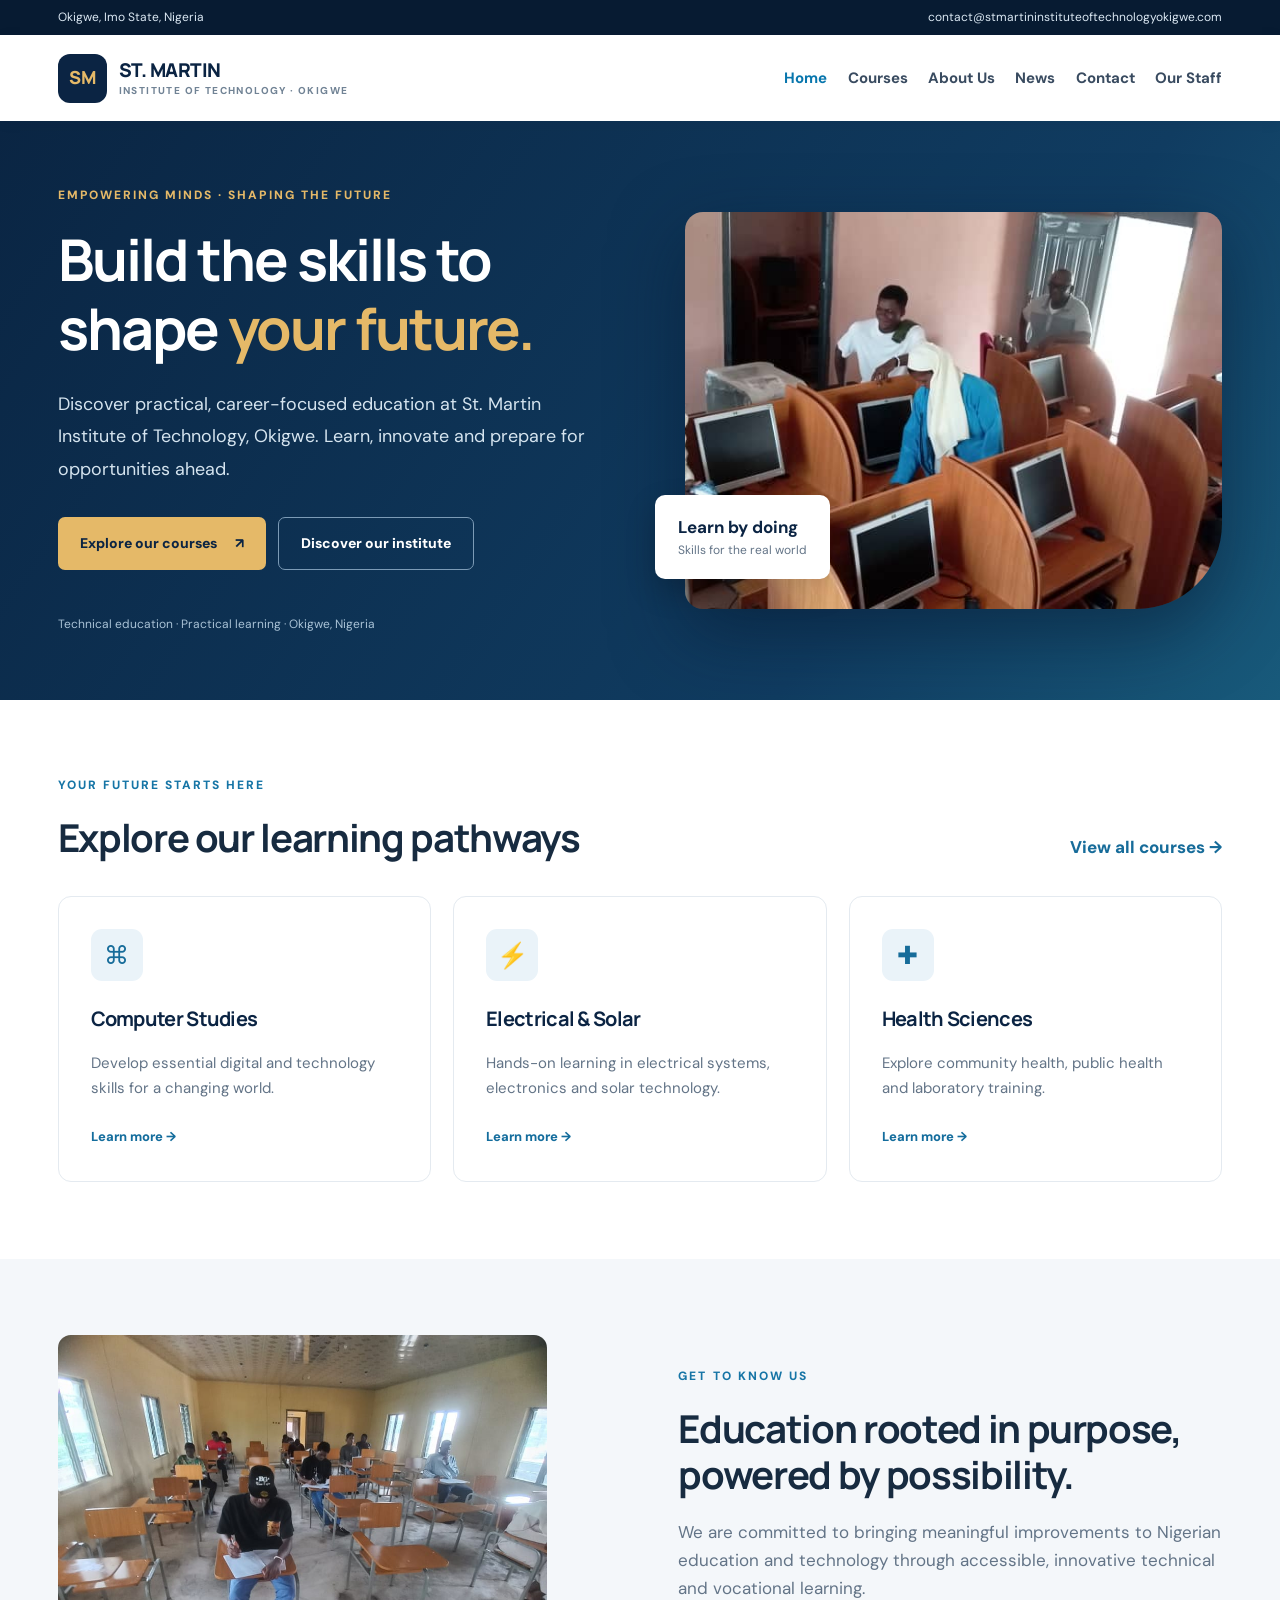
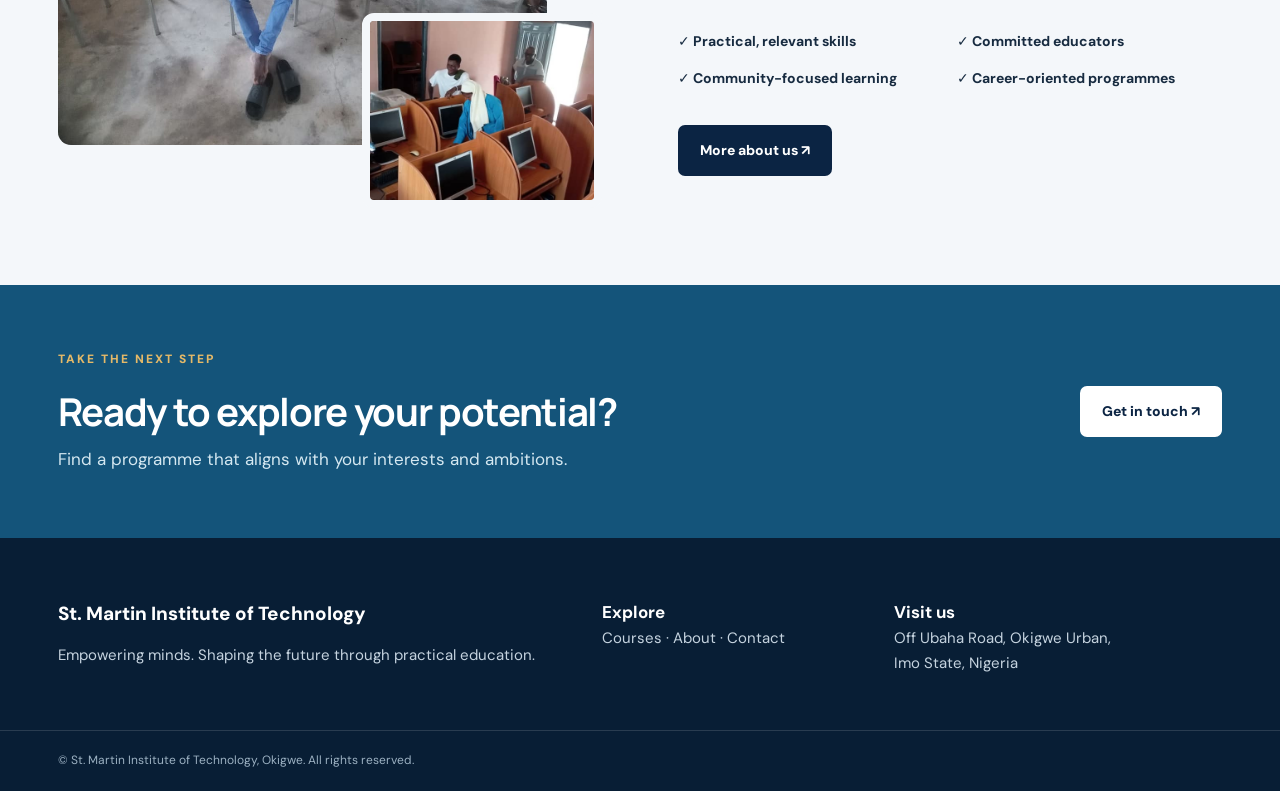
<file: index.html>
<!doctype html><html lang="en"><head><meta charset="utf-8"><meta name="viewport" content="width=device-width,initial-scale=1"><meta name="theme-color" content="#0b2443"><meta name="description" content="St. Martin Institute of Technology Okigwe — practical, career-focused technical and vocational education in Imo State, Nigeria."><title>Home | St. Martin Institute of Technology</title><style>@import url('https://fonts.googleapis.com/css2?family=DM+Sans:wght@400;500;600;700&family=Manrope:wght@400;500;600;700;800&display=swap');
:root{--navy:#0b2443;--navy2:#12395c;--blue:#176c9a;--gold:#e5b968;--ink:#172b40;--muted:#637487;--bg:#f4f7fa;--line:#e4eaf0}*{box-sizing:border-box}html{scroll-behavior:smooth}body{margin:0;color:var(--ink);background:white;font-family:'DM Sans',Arial,sans-serif;font-size:16px;line-height:1.7}h1,h2,h3,.logo{font-family:Manrope,Arial,sans-serif;line-height:1.2;letter-spacing:-.035em}h1,h2,h3{margin:0 0 20px}h1{font-size:clamp(2.6rem,5vw,4.8rem)}h2{font-size:clamp(1.8rem,3vw,2.8rem)}h3{font-size:1.25rem}p{margin:0 0 20px}a{color:inherit}img{max-width:100%}.wrap{max-width:1200px;margin:auto;padding:0 28px}.skip{position:absolute;left:-9999px}.skip:focus{left:12px;top:12px;z-index:20;background:white;padding:12px}.topline{background:#071b32;color:#dbe8f3;font-size:12px}.topline-inner{min-height:35px;display:flex;align-items:center;justify-content:space-between;gap:16px}.topline a{text-decoration:none}.site-header{background:white;position:relative;z-index:5;box-shadow:0 2px 12px #0a223612}.header-inner{display:flex;align-items:center;justify-content:space-between;min-height:90px;gap:20px}.logo{display:flex;align-items:center;gap:12px;text-decoration:none;font-weight:800;color:var(--navy);font-size:17px;letter-spacing:-.025em}.logo small{display:block;font-family:'DM Sans',sans-serif;font-size:9px;letter-spacing:.14em;color:#718395;margin-top:4px}.logo-mark{display:grid;place-items:center;width:49px;height:49px;border-radius:12px;background:var(--navy);color:var(--gold);font-size:18px}.site-header nav{display:flex;align-items:center;gap:27px}.site-header nav a{text-decoration:none;color:#394b60;font-size:13px;font-weight:700;white-space:nowrap}.site-header nav a:hover,.site-header nav a.active{color:#0876ad}.menu-toggle,.menu-button{display:none}.hero{background:linear-gradient(125deg,#0a2543 0%,#103c61 70%,#185a7b 100%);color:white;overflow:hidden}.hero-grid{display:grid;grid-template-columns:1.1fr 1fr;align-items:center;gap:65px;min-height:610px;padding-top:65px;padding-bottom:65px}.eyebrow{font-size:12px;letter-spacing:.17em;font-weight:800;color:#1675a6;margin-bottom:19px}.eyebrow.light{color:var(--gold)}.hero h1{max-width:650px;margin-bottom:25px}.hero h1 em{font-style:normal;color:var(--gold)}.hero p{max-width:530px;font-size:18px;color:#d5e4ef;line-height:1.8}.actions{display:flex;gap:12px;flex-wrap:wrap;margin:32px 0}.btn{display:inline-flex;align-items:center;justify-content:center;gap:18px;padding:14px 22px;border-radius:7px;text-decoration:none;font-size:14px;font-weight:800;transition:transform .2s}.btn:hover{transform:translateY(-2px)}.btn.primary{background:var(--gold);color:var(--navy)}.btn.ghost{border:1px solid #7c9bb6;color:white}.btn.dark{background:var(--navy);color:white}.btn.white{background:white;color:var(--navy)}.hero-note{font-size:12px;color:#a9c2d6;margin-top:45px}.hero-visual{position:relative}.hero-visual>img{display:block;width:100%;height:420px;object-fit:cover;border-radius:18px 18px 85px 18px;box-shadow:0 25px 70px #06182d80}.hero-tag{position:absolute;left:-30px;bottom:30px;background:white;color:var(--navy);padding:18px 23px;border-radius:10px;box-shadow:0 12px 30px #0003}.hero-tag strong,.hero-tag span{display:block}.hero-tag span{font-size:12px;color:var(--muted)}.section{padding:95px 0}.section-muted{background:var(--bg)}.section-head{display:flex;justify-content:space-between;align-items:end;gap:25px;margin-bottom:35px}.section-head h2{margin:0}.text-link{font-weight:800;text-decoration:none;color:#176c9a;white-space:nowrap}.cards,.contact-grid{display:grid;grid-template-columns:repeat(3,1fr);gap:22px}.course-card{border:1px solid var(--line);border-radius:13px;padding:33px;text-decoration:none;transition:box-shadow .2s,transform .2s;background:white}.course-card:hover{transform:translateY(-4px);box-shadow:0 18px 40px #122f4b16}.card-icon{display:grid;place-items:center;width:52px;height:52px;background:#eaf3f9;color:#176c9a;font-size:25px;border-radius:11px;margin-bottom:26px}.course-card h3{color:var(--navy)}.course-card p{color:var(--muted);font-size:14px}.course-card>span:last-child{color:#146d9d;font-size:13px;font-weight:800}.split{display:grid;grid-template-columns:1fr 1fr;gap:90px;align-items:center}.split p{color:var(--muted);font-size:17px}.photo-stack{position:relative;padding:0 55px 55px 0}.photo-main{width:100%;height:420px;object-fit:cover;border-radius:13px}.photo-small{position:absolute;right:0;bottom:0;width:44%;height:195px;object-fit:cover;border:8px solid var(--bg);border-radius:12px}.benefits{display:grid;grid-template-columns:1fr 1fr;gap:14px;font-size:14px;font-weight:700;margin:28px 0 35px}.cta{background:#14547a;color:white;padding:65px 0}.cta-inner{display:flex;justify-content:space-between;align-items:center;gap:35px}.cta h2{margin-bottom:10px}.cta p{color:#d5e8f1;margin:0}.page-banner{background:linear-gradient(120deg,#0b2443,#175779);padding:82px 0;color:white}.page-banner h1{font-size:clamp(2.4rem,4vw,3.8rem);margin-bottom:12px}.page-banner p{font-size:17px;color:#d6e6f0;margin:0}.program-grid{display:grid;grid-template-columns:repeat(3,1fr);gap:20px;margin-top:35px}.program{background:white;border:1px solid var(--line);padding:28px;border-radius:12px}.program-number{color:#1d7ca8;font-weight:800;font-size:13px}.program h2{font-size:19px;margin:15px 0}.program p{font-size:14px;color:var(--muted);margin:0}.application{background:#f0f5f8;border-radius:15px;padding:36px;margin-top:55px;max-width:900px}.application p{color:#53697c}.about-layout{display:grid;grid-template-columns:minmax(0,1.7fr) minmax(260px,.8fr);gap:65px}.prose{max-width:760px}.prose p,.prose li{color:#516578}.prose h2{font-size:27px;margin-top:36px}.prose li{margin-bottom:9px}.aside-photo img{border-radius:12px;width:100%;height:350px;object-fit:cover}.aside-note{margin-top:20px;background:#eaf3f9;padding:25px;border-radius:12px;color:var(--navy);font-weight:800}.aside-note small{color:var(--muted);font-weight:500}.contact-card{border:1px solid var(--line);border-radius:12px;padding:30px;overflow-wrap:anywhere}.contact-card h2{font-size:24px}.contact-card a{color:#176c9a}.muted{font-size:13px;color:var(--muted)}.staff-intro{max-width:650px;margin-bottom:35px}.staff-intro p{color:var(--muted)}.staff-grid{display:grid;grid-template-columns:repeat(3,1fr);gap:20px}.staff-card{padding:30px;background:var(--bg);border-radius:12px}.avatar{width:58px;height:58px;background:#dcecf5;border-radius:50%;display:grid;place-items:center;font-weight:800;color:#14547a;margin-bottom:22px}.staff-card h2{font-size:20px;margin-bottom:7px}.staff-card p{color:var(--muted);font-size:14px;margin:0}.empty-state{text-align:center;max-width:700px;padding-top:25px;padding-bottom:25px}.empty-state p{color:var(--muted)}footer{background:#081e35;color:#c5d3df;padding:60px 0 20px}.footer-grid{display:grid;grid-template-columns:2fr 1fr 1.3fr;gap:40px}.footer-title{font-weight:800;font-size:19px;color:white;margin-bottom:14px}.footer-grid p{font-size:14px}.footer-grid strong{color:white}.footer-grid a{text-decoration:none}.copyright{border-top:1px solid #ffffff22;margin-top:35px;padding-top:20px;font-size:12px;color:#9cb1c2}
@media(max-width:1000px){.header-inner{flex-wrap:wrap}.site-header nav{gap:15px}.hero-grid{gap:30px}.split{gap:40px}.program-grid{grid-template-columns:repeat(2,1fr)}}@media(max-width:760px){.wrap{padding:0 20px}.topline-inner{font-size:10px}.topline a{display:none}.header-inner{min-height:75px}.logo{font-size:14px}.logo small{font-size:8px}.menu-button{display:block;cursor:pointer;font-size:14px;font-weight:800}.site-header nav{display:none;width:100%;padding:0 0 20px;flex-direction:column;align-items:stretch;gap:0}.site-header nav a{padding:12px 5px;border-top:1px solid var(--line)}.menu-toggle:checked~nav{display:flex}.hero-grid,.split,.about-layout{grid-template-columns:1fr}.hero-grid{padding-top:65px;padding-bottom:70px}.hero-visual>img{height:320px}.hero-tag{left:12px}.hero-note{margin-top:25px}.section{padding:65px 0}.cards,.contact-grid,.staff-grid,.program-grid{grid-template-columns:1fr}.section-head,.cta-inner{align-items:start;flex-direction:column}.photo-stack{max-width:550px}.footer-grid{grid-template-columns:1fr;gap:12px}.page-banner{padding:65px 0}.benefits{grid-template-columns:1fr}.application{padding:25px}.hero h1{font-size:clamp(2.5rem,9vw,4rem)}}@media(prefers-reduced-motion:reduce){html{scroll-behavior:auto}.btn,.course-card{transition:none}}
/* Responsive refinement — 17 October 2026 */
:root{font-synthesis:none}
body{font-size:17px;line-height:1.65}
.wrap{width:min(100%,1440px);max-width:none;margin-inline:auto;padding-inline:clamp(20px,4.5vw,72px)}
.header-inner{min-height:86px}.logo{font-size:19px}.logo small{font-size:10px}
.site-header nav a{font-size:15px}.site-header nav{gap:clamp(12px,1.6vw,26px)}
.hero-grid{grid-template-columns:minmax(0,1.05fr) minmax(0,1fr);gap:clamp(30px,5vw,84px);min-height:570px}
.hero h1{font-size:clamp(2.9rem,4.5vw,5rem)}
.hero p{font-size:clamp(17px,1.4vw,20px)}
.hero-visual>img{height:clamp(340px,31vw,500px)}
.section{padding-block:clamp(64px,6vw,104px)}
.course-card{padding:clamp(24px,2.5vw,38px)}
.course-card p,.program p,.staff-card p{font-size:15px}
.split{gap:clamp(35px,6vw,100px)}
.photo-main{height:clamp(350px,32vw,500px)}
.footer-grid p{font-size:15px}
@media(min-width:1500px){.wrap{width:min(92%,1500px)}}
@media(max-width:1050px){.hero-grid{gap:32px;min-height:0}.header-inner{flex-wrap:wrap;row-gap:10px;padding-block:14px}.site-header nav{gap:15px}.site-header nav a{font-size:14px}.split{gap:36px}.cards{gap:16px}}
@media(max-width:800px){.wrap{padding-inline:24px}.header-inner{flex-wrap:wrap;min-height:76px}.menu-button{display:block;cursor:pointer;padding:9px 12px;border:1px solid var(--line);border-radius:8px;font-size:15px;font-weight:800}.site-header nav{display:none;width:100%;padding:8px 0 12px;flex-direction:column;align-items:stretch;gap:0}.site-header nav a{font-size:16px;padding:12px;border-top:1px solid var(--line)}.menu-toggle:checked~nav{display:flex}.hero-grid,.split,.about-layout{grid-template-columns:minmax(0,1fr)}.hero-grid{padding-block:60px;gap:40px}.hero h1{font-size:clamp(2.6rem,7vw,4.1rem)}.hero-visual>img{height:380px}.hero-tag{left:12px}.cards,.contact-grid,.staff-grid{grid-template-columns:repeat(2,minmax(0,1fr))}.program-grid{grid-template-columns:repeat(2,minmax(0,1fr))}.section-head,.cta-inner{align-items:flex-start;flex-direction:column}.footer-grid{grid-template-columns:1.5fr 1fr;gap:28px}.benefits{grid-template-columns:repeat(2,minmax(0,1fr))}}
@media(max-width:540px){body{font-size:16px}.wrap{padding-inline:18px}.topline-inner{min-height:30px}.topline a{display:none}.logo{font-size:15px;gap:8px}.logo small{font-size:8px;letter-spacing:.07em}.logo-mark{width:43px;height:43px;flex-shrink:0}.menu-button{font-size:13px}.hero-grid{padding-block:48px}.hero h1{font-size:clamp(2.3rem,10vw,3.4rem)}.hero p{font-size:17px}.hero-visual>img{height:270px}.hero-tag{padding:12px 15px;bottom:14px}.hero-note{margin-top:24px}.actions{gap:10px}.btn{padding:13px 17px}.section{padding-block:56px}.section-head{gap:12px}.cards,.contact-grid,.staff-grid,.program-grid,.footer-grid,.benefits{grid-template-columns:minmax(0,1fr)}.course-card{padding:25px}.photo-stack{padding:0 30px 38px 0}.photo-main{height:290px}.photo-small{height:135px;border-width:5px}.cta{padding-block:48px}.page-banner{padding-block:58px}.application{padding:22px}.contact-card{padding:22px}}
@media(max-width:360px){.logo{font-size:13px}.logo small{font-size:7px}.wrap{padding-inline:14px}}
</style><link rel="stylesheet" href="/styles.css"></head><body><a class="skip" href="#content">Skip to content</a><div class="topline"><div class="wrap topline-inner"><span>Okigwe, Imo State, Nigeria</span><a href="mailto:contact@stmartininstituteoftechnologyokigwe.com">contact@stmartininstituteoftechnologyokigwe.com</a></div></div><header class="site-header"><div class="wrap header-inner"><a class="logo" href="/" aria-label="St. Martin Institute of Technology homepage"><span class="logo-mark">SM</span><span>ST. MARTIN <small>INSTITUTE OF TECHNOLOGY · OKIGWE</small></span></a><input type="checkbox" id="menu-toggle" class="menu-toggle"><label class="menu-button" for="menu-toggle" aria-label="Toggle navigation">☰ Menu</label><nav aria-label="Main navigation"><a class="active" href="/">Home</a><a class="" href="/course/">Courses</a><a class="" href="/about-us/">About Us</a><a class="" href="/blog/">News</a><a class="" href="/contact-us/">Contact</a><a class="" href="/our-staff/">Our Staff</a></nav></div></header><main id="content"><section class="hero"><div class="wrap hero-grid"><div><div class="eyebrow light">EMPOWERING MINDS · SHAPING THE FUTURE</div><h1>Build the skills to shape <em>your future.</em></h1><p>Discover practical, career-focused education at St. Martin Institute of Technology, Okigwe. Learn, innovate and prepare for opportunities ahead.</p><div class="actions"><a class="btn primary" href="/course/">Explore our courses <span>↗</span></a><a class="btn ghost" href="/about-us/">Discover our institute</a></div><div class="hero-note">Technical education · Practical learning · Okigwe, Nigeria</div></div><div class="hero-visual"><img src="/assets/uploads/2024/09/computerlab.jpg" alt="Computer laboratory at the institute"><div class="hero-tag"><strong>Learn by doing</strong><span>Skills for the real world</span></div></div></div></section><section class="section"><div class="wrap"><div class="section-head"><div><div class="eyebrow">YOUR FUTURE STARTS HERE</div><h2>Explore our learning pathways</h2></div><a class="text-link" href="/course/">View all courses →</a></div><div class="cards"><a class="course-card" href="/course/"><span class="card-icon">⌘</span><h3>Computer Studies</h3><p>Develop essential digital and technology skills for a changing world.</p><span>Learn more →</span></a><a class="course-card" href="/course/"><span class="card-icon">⚡</span><h3>Electrical & Solar</h3><p>Hands-on learning in electrical systems, electronics and solar technology.</p><span>Learn more →</span></a><a class="course-card" href="/course/"><span class="card-icon">✚</span><h3>Health Sciences</h3><p>Explore community health, public health and laboratory training.</p><span>Learn more →</span></a></div></div></section><section class="section section-muted"><div class="wrap split"><div class="photo-stack"><img class="photo-main" src="/assets/uploads/2024/09/classroom.jpg" alt="Learning environment at the institute" loading="lazy"><img class="photo-small" src="/assets/uploads/2024/09/computerlab.jpg" alt="Computer training facility" loading="lazy"></div><div><div class="eyebrow">GET TO KNOW US</div><h2>Education rooted in purpose, powered by possibility.</h2><p>We are committed to bringing meaningful improvements to Nigerian education and technology through accessible, innovative technical and vocational learning.</p><div class="benefits"><div>✓ Practical, relevant skills</div><div>✓ Committed educators</div><div>✓ Community-focused learning</div><div>✓ Career-oriented programmes</div></div><a class="btn dark" href="/about-us/">More about us ↗</a></div></div></section><section class="cta"><div class="wrap cta-inner"><div><div class="eyebrow light">TAKE THE NEXT STEP</div><h2>Ready to explore your potential?</h2><p>Find a programme that aligns with your interests and ambitions.</p></div><a class="btn white" href="/contact-us/">Get in touch ↗</a></div></section></main><footer><div class="wrap footer-grid"><div><div class="footer-title">St. Martin Institute of Technology</div><p>Empowering minds. Shaping the future through practical education.</p></div><div><strong>Explore</strong><p><a href="/course/">Courses</a> · <a href="/about-us/">About</a> · <a href="/contact-us/">Contact</a></p></div><div><strong>Visit us</strong><p>Off Ubaha Road, Okigwe Urban,<br>Imo State, Nigeria</p></div></div><div class="wrap copyright">© St. Martin Institute of Technology, Okigwe. All rights reserved.</div></footer></body></html>
</file>
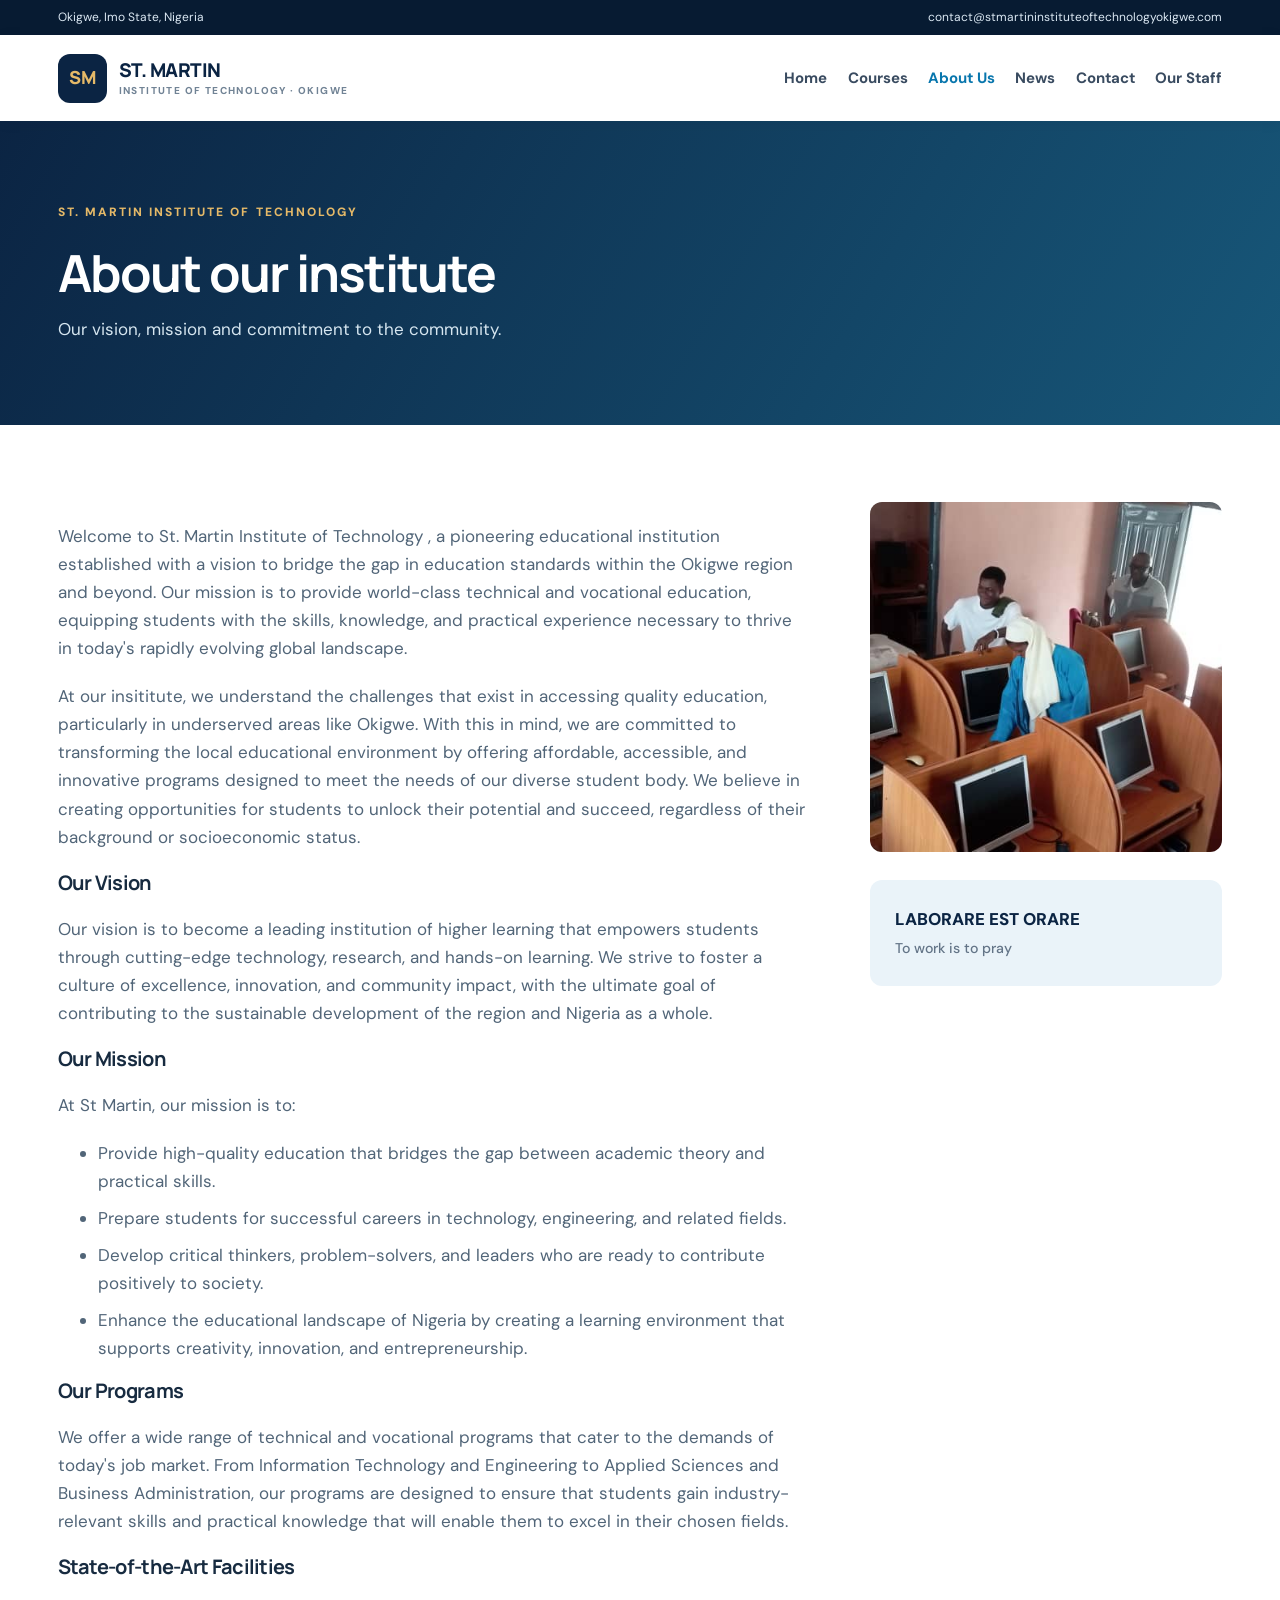
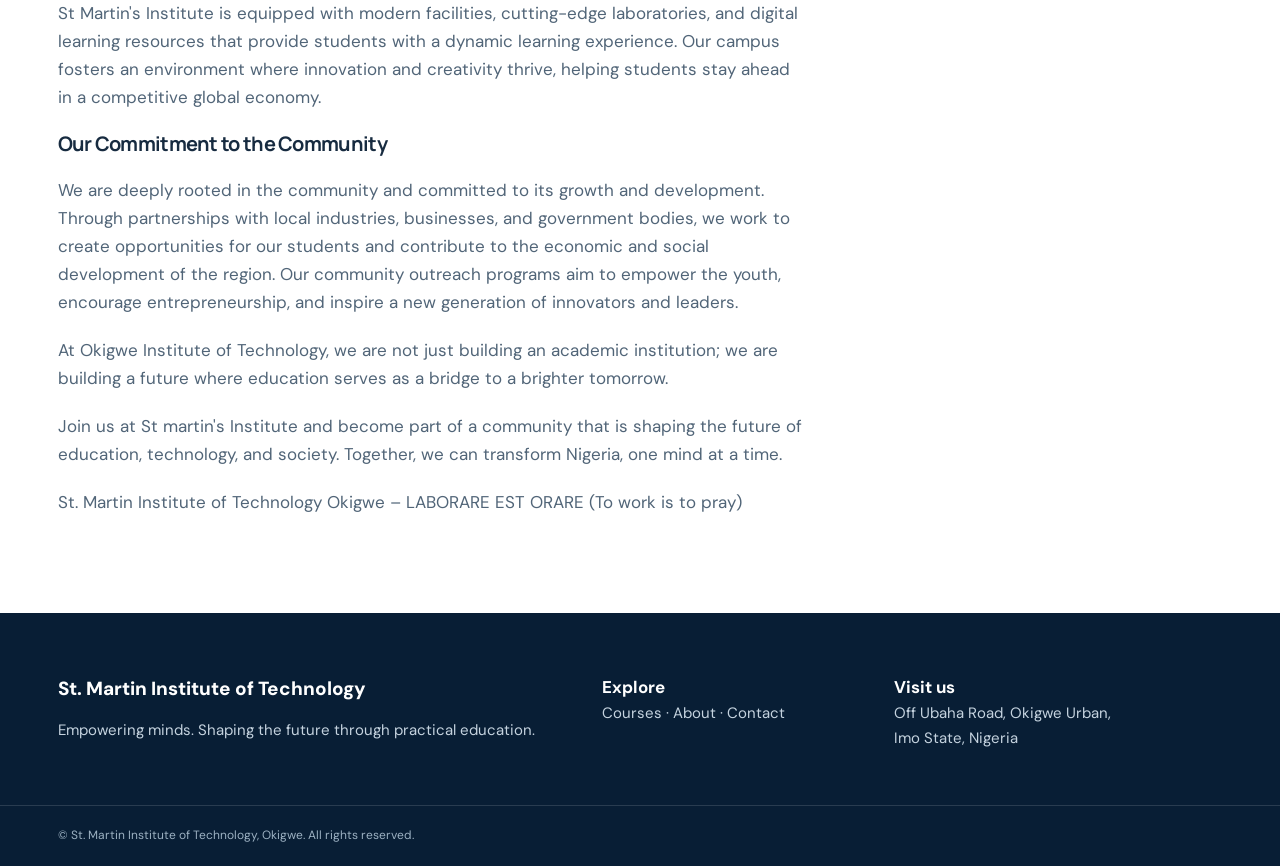
<file: about-us/index.html>
<!doctype html><html lang="en"><head><meta charset="utf-8"><meta name="viewport" content="width=device-width,initial-scale=1"><meta name="theme-color" content="#0b2443"><meta name="description" content="St. Martin Institute of Technology Okigwe — practical, career-focused technical and vocational education in Imo State, Nigeria."><title>About Us | St. Martin Institute of Technology</title><style>@import url('https://fonts.googleapis.com/css2?family=DM+Sans:wght@400;500;600;700&family=Manrope:wght@400;500;600;700;800&display=swap');
:root{--navy:#0b2443;--navy2:#12395c;--blue:#176c9a;--gold:#e5b968;--ink:#172b40;--muted:#637487;--bg:#f4f7fa;--line:#e4eaf0}*{box-sizing:border-box}html{scroll-behavior:smooth}body{margin:0;color:var(--ink);background:white;font-family:'DM Sans',Arial,sans-serif;font-size:16px;line-height:1.7}h1,h2,h3,.logo{font-family:Manrope,Arial,sans-serif;line-height:1.2;letter-spacing:-.035em}h1,h2,h3{margin:0 0 20px}h1{font-size:clamp(2.6rem,5vw,4.8rem)}h2{font-size:clamp(1.8rem,3vw,2.8rem)}h3{font-size:1.25rem}p{margin:0 0 20px}a{color:inherit}img{max-width:100%}.wrap{max-width:1200px;margin:auto;padding:0 28px}.skip{position:absolute;left:-9999px}.skip:focus{left:12px;top:12px;z-index:20;background:white;padding:12px}.topline{background:#071b32;color:#dbe8f3;font-size:12px}.topline-inner{min-height:35px;display:flex;align-items:center;justify-content:space-between;gap:16px}.topline a{text-decoration:none}.site-header{background:white;position:relative;z-index:5;box-shadow:0 2px 12px #0a223612}.header-inner{display:flex;align-items:center;justify-content:space-between;min-height:90px;gap:20px}.logo{display:flex;align-items:center;gap:12px;text-decoration:none;font-weight:800;color:var(--navy);font-size:17px;letter-spacing:-.025em}.logo small{display:block;font-family:'DM Sans',sans-serif;font-size:9px;letter-spacing:.14em;color:#718395;margin-top:4px}.logo-mark{display:grid;place-items:center;width:49px;height:49px;border-radius:12px;background:var(--navy);color:var(--gold);font-size:18px}.site-header nav{display:flex;align-items:center;gap:27px}.site-header nav a{text-decoration:none;color:#394b60;font-size:13px;font-weight:700;white-space:nowrap}.site-header nav a:hover,.site-header nav a.active{color:#0876ad}.menu-toggle,.menu-button{display:none}.hero{background:linear-gradient(125deg,#0a2543 0%,#103c61 70%,#185a7b 100%);color:white;overflow:hidden}.hero-grid{display:grid;grid-template-columns:1.1fr 1fr;align-items:center;gap:65px;min-height:610px;padding-top:65px;padding-bottom:65px}.eyebrow{font-size:12px;letter-spacing:.17em;font-weight:800;color:#1675a6;margin-bottom:19px}.eyebrow.light{color:var(--gold)}.hero h1{max-width:650px;margin-bottom:25px}.hero h1 em{font-style:normal;color:var(--gold)}.hero p{max-width:530px;font-size:18px;color:#d5e4ef;line-height:1.8}.actions{display:flex;gap:12px;flex-wrap:wrap;margin:32px 0}.btn{display:inline-flex;align-items:center;justify-content:center;gap:18px;padding:14px 22px;border-radius:7px;text-decoration:none;font-size:14px;font-weight:800;transition:transform .2s}.btn:hover{transform:translateY(-2px)}.btn.primary{background:var(--gold);color:var(--navy)}.btn.ghost{border:1px solid #7c9bb6;color:white}.btn.dark{background:var(--navy);color:white}.btn.white{background:white;color:var(--navy)}.hero-note{font-size:12px;color:#a9c2d6;margin-top:45px}.hero-visual{position:relative}.hero-visual>img{display:block;width:100%;height:420px;object-fit:cover;border-radius:18px 18px 85px 18px;box-shadow:0 25px 70px #06182d80}.hero-tag{position:absolute;left:-30px;bottom:30px;background:white;color:var(--navy);padding:18px 23px;border-radius:10px;box-shadow:0 12px 30px #0003}.hero-tag strong,.hero-tag span{display:block}.hero-tag span{font-size:12px;color:var(--muted)}.section{padding:95px 0}.section-muted{background:var(--bg)}.section-head{display:flex;justify-content:space-between;align-items:end;gap:25px;margin-bottom:35px}.section-head h2{margin:0}.text-link{font-weight:800;text-decoration:none;color:#176c9a;white-space:nowrap}.cards,.contact-grid{display:grid;grid-template-columns:repeat(3,1fr);gap:22px}.course-card{border:1px solid var(--line);border-radius:13px;padding:33px;text-decoration:none;transition:box-shadow .2s,transform .2s;background:white}.course-card:hover{transform:translateY(-4px);box-shadow:0 18px 40px #122f4b16}.card-icon{display:grid;place-items:center;width:52px;height:52px;background:#eaf3f9;color:#176c9a;font-size:25px;border-radius:11px;margin-bottom:26px}.course-card h3{color:var(--navy)}.course-card p{color:var(--muted);font-size:14px}.course-card>span:last-child{color:#146d9d;font-size:13px;font-weight:800}.split{display:grid;grid-template-columns:1fr 1fr;gap:90px;align-items:center}.split p{color:var(--muted);font-size:17px}.photo-stack{position:relative;padding:0 55px 55px 0}.photo-main{width:100%;height:420px;object-fit:cover;border-radius:13px}.photo-small{position:absolute;right:0;bottom:0;width:44%;height:195px;object-fit:cover;border:8px solid var(--bg);border-radius:12px}.benefits{display:grid;grid-template-columns:1fr 1fr;gap:14px;font-size:14px;font-weight:700;margin:28px 0 35px}.cta{background:#14547a;color:white;padding:65px 0}.cta-inner{display:flex;justify-content:space-between;align-items:center;gap:35px}.cta h2{margin-bottom:10px}.cta p{color:#d5e8f1;margin:0}.page-banner{background:linear-gradient(120deg,#0b2443,#175779);padding:82px 0;color:white}.page-banner h1{font-size:clamp(2.4rem,4vw,3.8rem);margin-bottom:12px}.page-banner p{font-size:17px;color:#d6e6f0;margin:0}.program-grid{display:grid;grid-template-columns:repeat(3,1fr);gap:20px;margin-top:35px}.program{background:white;border:1px solid var(--line);padding:28px;border-radius:12px}.program-number{color:#1d7ca8;font-weight:800;font-size:13px}.program h2{font-size:19px;margin:15px 0}.program p{font-size:14px;color:var(--muted);margin:0}.application{background:#f0f5f8;border-radius:15px;padding:36px;margin-top:55px;max-width:900px}.application p{color:#53697c}.about-layout{display:grid;grid-template-columns:minmax(0,1.7fr) minmax(260px,.8fr);gap:65px}.prose{max-width:760px}.prose p,.prose li{color:#516578}.prose h2{font-size:27px;margin-top:36px}.prose li{margin-bottom:9px}.aside-photo img{border-radius:12px;width:100%;height:350px;object-fit:cover}.aside-note{margin-top:20px;background:#eaf3f9;padding:25px;border-radius:12px;color:var(--navy);font-weight:800}.aside-note small{color:var(--muted);font-weight:500}.contact-card{border:1px solid var(--line);border-radius:12px;padding:30px;overflow-wrap:anywhere}.contact-card h2{font-size:24px}.contact-card a{color:#176c9a}.muted{font-size:13px;color:var(--muted)}.staff-intro{max-width:650px;margin-bottom:35px}.staff-intro p{color:var(--muted)}.staff-grid{display:grid;grid-template-columns:repeat(3,1fr);gap:20px}.staff-card{padding:30px;background:var(--bg);border-radius:12px}.avatar{width:58px;height:58px;background:#dcecf5;border-radius:50%;display:grid;place-items:center;font-weight:800;color:#14547a;margin-bottom:22px}.staff-card h2{font-size:20px;margin-bottom:7px}.staff-card p{color:var(--muted);font-size:14px;margin:0}.empty-state{text-align:center;max-width:700px;padding-top:25px;padding-bottom:25px}.empty-state p{color:var(--muted)}footer{background:#081e35;color:#c5d3df;padding:60px 0 20px}.footer-grid{display:grid;grid-template-columns:2fr 1fr 1.3fr;gap:40px}.footer-title{font-weight:800;font-size:19px;color:white;margin-bottom:14px}.footer-grid p{font-size:14px}.footer-grid strong{color:white}.footer-grid a{text-decoration:none}.copyright{border-top:1px solid #ffffff22;margin-top:35px;padding-top:20px;font-size:12px;color:#9cb1c2}
@media(max-width:1000px){.header-inner{flex-wrap:wrap}.site-header nav{gap:15px}.hero-grid{gap:30px}.split{gap:40px}.program-grid{grid-template-columns:repeat(2,1fr)}}@media(max-width:760px){.wrap{padding:0 20px}.topline-inner{font-size:10px}.topline a{display:none}.header-inner{min-height:75px}.logo{font-size:14px}.logo small{font-size:8px}.menu-button{display:block;cursor:pointer;font-size:14px;font-weight:800}.site-header nav{display:none;width:100%;padding:0 0 20px;flex-direction:column;align-items:stretch;gap:0}.site-header nav a{padding:12px 5px;border-top:1px solid var(--line)}.menu-toggle:checked~nav{display:flex}.hero-grid,.split,.about-layout{grid-template-columns:1fr}.hero-grid{padding-top:65px;padding-bottom:70px}.hero-visual>img{height:320px}.hero-tag{left:12px}.hero-note{margin-top:25px}.section{padding:65px 0}.cards,.contact-grid,.staff-grid,.program-grid{grid-template-columns:1fr}.section-head,.cta-inner{align-items:start;flex-direction:column}.photo-stack{max-width:550px}.footer-grid{grid-template-columns:1fr;gap:12px}.page-banner{padding:65px 0}.benefits{grid-template-columns:1fr}.application{padding:25px}.hero h1{font-size:clamp(2.5rem,9vw,4rem)}}@media(prefers-reduced-motion:reduce){html{scroll-behavior:auto}.btn,.course-card{transition:none}}
/* Responsive refinement — 17 October 2026 */
:root{font-synthesis:none}
body{font-size:17px;line-height:1.65}
.wrap{width:min(100%,1440px);max-width:none;margin-inline:auto;padding-inline:clamp(20px,4.5vw,72px)}
.header-inner{min-height:86px}.logo{font-size:19px}.logo small{font-size:10px}
.site-header nav a{font-size:15px}.site-header nav{gap:clamp(12px,1.6vw,26px)}
.hero-grid{grid-template-columns:minmax(0,1.05fr) minmax(0,1fr);gap:clamp(30px,5vw,84px);min-height:570px}
.hero h1{font-size:clamp(2.9rem,4.5vw,5rem)}
.hero p{font-size:clamp(17px,1.4vw,20px)}
.hero-visual>img{height:clamp(340px,31vw,500px)}
.section{padding-block:clamp(64px,6vw,104px)}
.course-card{padding:clamp(24px,2.5vw,38px)}
.course-card p,.program p,.staff-card p{font-size:15px}
.split{gap:clamp(35px,6vw,100px)}
.photo-main{height:clamp(350px,32vw,500px)}
.footer-grid p{font-size:15px}
@media(min-width:1500px){.wrap{width:min(92%,1500px)}}
@media(max-width:1050px){.hero-grid{gap:32px;min-height:0}.header-inner{flex-wrap:wrap;row-gap:10px;padding-block:14px}.site-header nav{gap:15px}.site-header nav a{font-size:14px}.split{gap:36px}.cards{gap:16px}}
@media(max-width:800px){.wrap{padding-inline:24px}.header-inner{flex-wrap:wrap;min-height:76px}.menu-button{display:block;cursor:pointer;padding:9px 12px;border:1px solid var(--line);border-radius:8px;font-size:15px;font-weight:800}.site-header nav{display:none;width:100%;padding:8px 0 12px;flex-direction:column;align-items:stretch;gap:0}.site-header nav a{font-size:16px;padding:12px;border-top:1px solid var(--line)}.menu-toggle:checked~nav{display:flex}.hero-grid,.split,.about-layout{grid-template-columns:minmax(0,1fr)}.hero-grid{padding-block:60px;gap:40px}.hero h1{font-size:clamp(2.6rem,7vw,4.1rem)}.hero-visual>img{height:380px}.hero-tag{left:12px}.cards,.contact-grid,.staff-grid{grid-template-columns:repeat(2,minmax(0,1fr))}.program-grid{grid-template-columns:repeat(2,minmax(0,1fr))}.section-head,.cta-inner{align-items:flex-start;flex-direction:column}.footer-grid{grid-template-columns:1.5fr 1fr;gap:28px}.benefits{grid-template-columns:repeat(2,minmax(0,1fr))}}
@media(max-width:540px){body{font-size:16px}.wrap{padding-inline:18px}.topline-inner{min-height:30px}.topline a{display:none}.logo{font-size:15px;gap:8px}.logo small{font-size:8px;letter-spacing:.07em}.logo-mark{width:43px;height:43px;flex-shrink:0}.menu-button{font-size:13px}.hero-grid{padding-block:48px}.hero h1{font-size:clamp(2.3rem,10vw,3.4rem)}.hero p{font-size:17px}.hero-visual>img{height:270px}.hero-tag{padding:12px 15px;bottom:14px}.hero-note{margin-top:24px}.actions{gap:10px}.btn{padding:13px 17px}.section{padding-block:56px}.section-head{gap:12px}.cards,.contact-grid,.staff-grid,.program-grid,.footer-grid,.benefits{grid-template-columns:minmax(0,1fr)}.course-card{padding:25px}.photo-stack{padding:0 30px 38px 0}.photo-main{height:290px}.photo-small{height:135px;border-width:5px}.cta{padding-block:48px}.page-banner{padding-block:58px}.application{padding:22px}.contact-card{padding:22px}}
@media(max-width:360px){.logo{font-size:13px}.logo small{font-size:7px}.wrap{padding-inline:14px}}
</style><link rel="stylesheet" href="/styles.css"></head><body><a class="skip" href="#content">Skip to content</a><div class="topline"><div class="wrap topline-inner"><span>Okigwe, Imo State, Nigeria</span><a href="mailto:contact@stmartininstituteoftechnologyokigwe.com">contact@stmartininstituteoftechnologyokigwe.com</a></div></div><header class="site-header"><div class="wrap header-inner"><a class="logo" href="/" aria-label="St. Martin Institute of Technology homepage"><span class="logo-mark">SM</span><span>ST. MARTIN <small>INSTITUTE OF TECHNOLOGY · OKIGWE</small></span></a><input type="checkbox" id="menu-toggle" class="menu-toggle"><label class="menu-button" for="menu-toggle" aria-label="Toggle navigation">☰ Menu</label><nav aria-label="Main navigation"><a class="" href="/">Home</a><a class="" href="/course/">Courses</a><a class="active" href="/about-us/">About Us</a><a class="" href="/blog/">News</a><a class="" href="/contact-us/">Contact</a><a class="" href="/our-staff/">Our Staff</a></nav></div></header><main id="content"><section class="page-banner"><div class="wrap"><div class="eyebrow light">ST. MARTIN INSTITUTE OF TECHNOLOGY</div><h1>About our institute</h1><p>Our vision, mission and commitment to the community.</p></div></section><section class="section"><div class="wrap about-layout"><div class="prose"><p></p><p>Welcome to St. Martin Institute of Technology , a pioneering educational institution established with a vision to bridge the gap in education standards within the Okigwe region and beyond. Our mission is to provide world-class technical and vocational education, equipping students with the skills, knowledge, and practical experience necessary to thrive in today&#x27;s rapidly evolving global landscape.</p><p>At our insititute, we understand the challenges that exist in accessing quality education, particularly in underserved areas like Okigwe. With this in mind, we are committed to transforming the local educational environment by offering affordable, accessible, and innovative programs designed to meet the needs of our diverse student body. We believe in creating opportunities for students to unlock their potential and succeed, regardless of their background or socioeconomic status.</p><h3>Our Vision</h3><p>Our vision is to become a leading institution of higher learning that empowers students through cutting-edge technology, research, and hands-on learning. We strive to foster a culture of excellence, innovation, and community impact, with the ultimate goal of contributing to the sustainable development of the region and Nigeria as a whole.</p><h3>Our Mission</h3><p>At St Martin, our mission is to:</p><ul><li>Provide high-quality education that bridges the gap between academic theory and practical skills.</li><li>Prepare students for successful careers in technology, engineering, and related fields.</li><li>Develop critical thinkers, problem-solvers, and leaders who are ready to contribute positively to society.</li><li>Enhance the educational landscape of Nigeria by creating a learning environment that supports creativity, innovation, and entrepreneurship.</li></ul><h3>Our Programs</h3><p>We offer a wide range of technical and vocational programs that cater to the demands of today&#x27;s job market. From Information Technology and Engineering to Applied Sciences and Business Administration, our programs are designed to ensure that students gain industry-relevant skills and practical knowledge that will enable them to excel in their chosen fields.</p><h3>State-of-the-Art Facilities</h3><p>St Martin&#x27;s Institute is equipped with modern facilities, cutting-edge laboratories, and digital learning resources that provide students with a dynamic learning experience. Our campus fosters an environment where innovation and creativity thrive, helping students stay ahead in a competitive global economy.</p><h3>Our Commitment to the Community</h3><p>We are deeply rooted in the community and committed to its growth and development. Through partnerships with local industries, businesses, and government bodies, we work to create opportunities for our students and contribute to the economic and social development of the region. Our community outreach programs aim to empower the youth, encourage entrepreneurship, and inspire a new generation of innovators and leaders.</p><p>At Okigwe Institute of Technology, we are not just building an academic institution; we are building a future where education serves as a bridge to a brighter tomorrow.</p><p>Join us at St martin&#x27;s Institute and become part of a community that is shaping the future of education, technology, and society. Together, we can transform Nigeria, one mind at a time.</p><p>St. Martin Institute of Technology Okigwe – LABORARE EST ORARE (To work is to pray)</p><p></p></div><aside class="aside-photo"><img src="/assets/uploads/2024/09/computerlab.jpg" alt="Computer laboratory" loading="lazy"><div class="aside-note">LABORARE EST ORARE<br><small>To work is to pray</small></div></aside></div></section></main><footer><div class="wrap footer-grid"><div><div class="footer-title">St. Martin Institute of Technology</div><p>Empowering minds. Shaping the future through practical education.</p></div><div><strong>Explore</strong><p><a href="/course/">Courses</a> · <a href="/about-us/">About</a> · <a href="/contact-us/">Contact</a></p></div><div><strong>Visit us</strong><p>Off Ubaha Road, Okigwe Urban,<br>Imo State, Nigeria</p></div></div><div class="wrap copyright">© St. Martin Institute of Technology, Okigwe. All rights reserved.</div></footer></body></html>
</file>
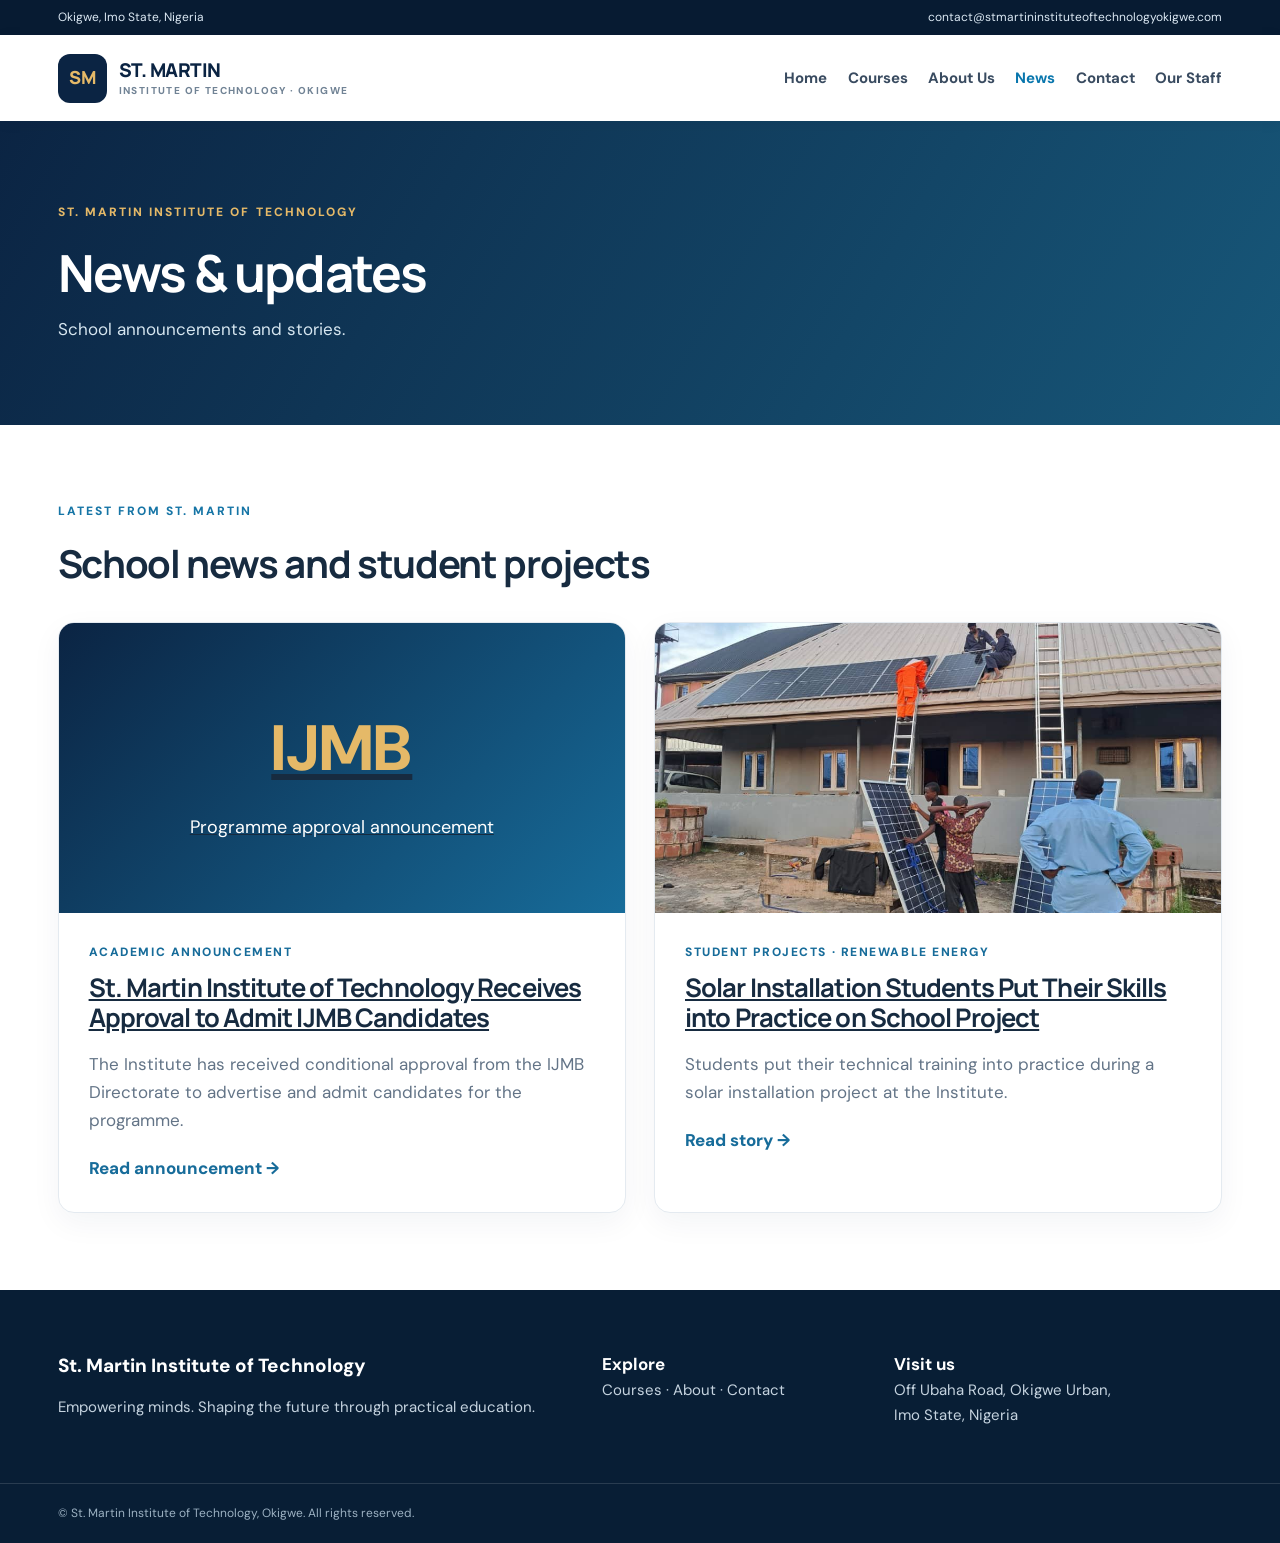
<file: blog/index.html>
<!DOCTYPE html>
<html lang="en"><head><meta charset="utf-8"/><meta content="width=device-width,initial-scale=1" name="viewport"/><meta content="#0b2443" name="theme-color"/><meta content="St. Martin Institute of Technology Okigwe — practical, career-focused technical and vocational education in Imo State, Nigeria." name="description"/><title>News | St. Martin Institute of Technology</title><style>@import url('https://fonts.googleapis.com/css2?family=DM+Sans:wght@400;500;600;700&family=Manrope:wght@400;500;600;700;800&display=swap');
:root{--navy:#0b2443;--navy2:#12395c;--blue:#176c9a;--gold:#e5b968;--ink:#172b40;--muted:#637487;--bg:#f4f7fa;--line:#e4eaf0}*{box-sizing:border-box}html{scroll-behavior:smooth}body{margin:0;color:var(--ink);background:white;font-family:'DM Sans',Arial,sans-serif;font-size:16px;line-height:1.7}h1,h2,h3,.logo{font-family:Manrope,Arial,sans-serif;line-height:1.2;letter-spacing:-.035em}h1,h2,h3{margin:0 0 20px}h1{font-size:clamp(2.6rem,5vw,4.8rem)}h2{font-size:clamp(1.8rem,3vw,2.8rem)}h3{font-size:1.25rem}p{margin:0 0 20px}a{color:inherit}img{max-width:100%}.wrap{max-width:1200px;margin:auto;padding:0 28px}.skip{position:absolute;left:-9999px}.skip:focus{left:12px;top:12px;z-index:20;background:white;padding:12px}.topline{background:#071b32;color:#dbe8f3;font-size:12px}.topline-inner{min-height:35px;display:flex;align-items:center;justify-content:space-between;gap:16px}.topline a{text-decoration:none}.site-header{background:white;position:relative;z-index:5;box-shadow:0 2px 12px #0a223612}.header-inner{display:flex;align-items:center;justify-content:space-between;min-height:90px;gap:20px}.logo{display:flex;align-items:center;gap:12px;text-decoration:none;font-weight:800;color:var(--navy);font-size:17px;letter-spacing:-.025em}.logo small{display:block;font-family:'DM Sans',sans-serif;font-size:9px;letter-spacing:.14em;color:#718395;margin-top:4px}.logo-mark{display:grid;place-items:center;width:49px;height:49px;border-radius:12px;background:var(--navy);color:var(--gold);font-size:18px}.site-header nav{display:flex;align-items:center;gap:27px}.site-header nav a{text-decoration:none;color:#394b60;font-size:13px;font-weight:700;white-space:nowrap}.site-header nav a:hover,.site-header nav a.active{color:#0876ad}.menu-toggle,.menu-button{display:none}.hero{background:linear-gradient(125deg,#0a2543 0%,#103c61 70%,#185a7b 100%);color:white;overflow:hidden}.hero-grid{display:grid;grid-template-columns:1.1fr 1fr;align-items:center;gap:65px;min-height:610px;padding-top:65px;padding-bottom:65px}.eyebrow{font-size:12px;letter-spacing:.17em;font-weight:800;color:#1675a6;margin-bottom:19px}.eyebrow.light{color:var(--gold)}.hero h1{max-width:650px;margin-bottom:25px}.hero h1 em{font-style:normal;color:var(--gold)}.hero p{max-width:530px;font-size:18px;color:#d5e4ef;line-height:1.8}.actions{display:flex;gap:12px;flex-wrap:wrap;margin:32px 0}.btn{display:inline-flex;align-items:center;justify-content:center;gap:18px;padding:14px 22px;border-radius:7px;text-decoration:none;font-size:14px;font-weight:800;transition:transform .2s}.btn:hover{transform:translateY(-2px)}.btn.primary{background:var(--gold);color:var(--navy)}.btn.ghost{border:1px solid #7c9bb6;color:white}.btn.dark{background:var(--navy);color:white}.btn.white{background:white;color:var(--navy)}.hero-note{font-size:12px;color:#a9c2d6;margin-top:45px}.hero-visual{position:relative}.hero-visual>img{display:block;width:100%;height:420px;object-fit:cover;border-radius:18px 18px 85px 18px;box-shadow:0 25px 70px #06182d80}.hero-tag{position:absolute;left:-30px;bottom:30px;background:white;color:var(--navy);padding:18px 23px;border-radius:10px;box-shadow:0 12px 30px #0003}.hero-tag strong,.hero-tag span{display:block}.hero-tag span{font-size:12px;color:var(--muted)}.section{padding:95px 0}.section-muted{background:var(--bg)}.section-head{display:flex;justify-content:space-between;align-items:end;gap:25px;margin-bottom:35px}.section-head h2{margin:0}.text-link{font-weight:800;text-decoration:none;color:#176c9a;white-space:nowrap}.cards,.contact-grid{display:grid;grid-template-columns:repeat(3,1fr);gap:22px}.course-card{border:1px solid var(--line);border-radius:13px;padding:33px;text-decoration:none;transition:box-shadow .2s,transform .2s;background:white}.course-card:hover{transform:translateY(-4px);box-shadow:0 18px 40px #122f4b16}.card-icon{display:grid;place-items:center;width:52px;height:52px;background:#eaf3f9;color:#176c9a;font-size:25px;border-radius:11px;margin-bottom:26px}.course-card h3{color:var(--navy)}.course-card p{color:var(--muted);font-size:14px}.course-card>span:last-child{color:#146d9d;font-size:13px;font-weight:800}.split{display:grid;grid-template-columns:1fr 1fr;gap:90px;align-items:center}.split p{color:var(--muted);font-size:17px}.photo-stack{position:relative;padding:0 55px 55px 0}.photo-main{width:100%;height:420px;object-fit:cover;border-radius:13px}.photo-small{position:absolute;right:0;bottom:0;width:44%;height:195px;object-fit:cover;border:8px solid var(--bg);border-radius:12px}.benefits{display:grid;grid-template-columns:1fr 1fr;gap:14px;font-size:14px;font-weight:700;margin:28px 0 35px}.cta{background:#14547a;color:white;padding:65px 0}.cta-inner{display:flex;justify-content:space-between;align-items:center;gap:35px}.cta h2{margin-bottom:10px}.cta p{color:#d5e8f1;margin:0}.page-banner{background:linear-gradient(120deg,#0b2443,#175779);padding:82px 0;color:white}.page-banner h1{font-size:clamp(2.4rem,4vw,3.8rem);margin-bottom:12px}.page-banner p{font-size:17px;color:#d6e6f0;margin:0}.program-grid{display:grid;grid-template-columns:repeat(3,1fr);gap:20px;margin-top:35px}.program{background:white;border:1px solid var(--line);padding:28px;border-radius:12px}.program-number{color:#1d7ca8;font-weight:800;font-size:13px}.program h2{font-size:19px;margin:15px 0}.program p{font-size:14px;color:var(--muted);margin:0}.application{background:#f0f5f8;border-radius:15px;padding:36px;margin-top:55px;max-width:900px}.application p{color:#53697c}.about-layout{display:grid;grid-template-columns:minmax(0,1.7fr) minmax(260px,.8fr);gap:65px}.prose{max-width:760px}.prose p,.prose li{color:#516578}.prose h2{font-size:27px;margin-top:36px}.prose li{margin-bottom:9px}.aside-photo img{border-radius:12px;width:100%;height:350px;object-fit:cover}.aside-note{margin-top:20px;background:#eaf3f9;padding:25px;border-radius:12px;color:var(--navy);font-weight:800}.aside-note small{color:var(--muted);font-weight:500}.contact-card{border:1px solid var(--line);border-radius:12px;padding:30px;overflow-wrap:anywhere}.contact-card h2{font-size:24px}.contact-card a{color:#176c9a}.muted{font-size:13px;color:var(--muted)}.staff-intro{max-width:650px;margin-bottom:35px}.staff-intro p{color:var(--muted)}.staff-grid{display:grid;grid-template-columns:repeat(3,1fr);gap:20px}.staff-card{padding:30px;background:var(--bg);border-radius:12px}.avatar{width:58px;height:58px;background:#dcecf5;border-radius:50%;display:grid;place-items:center;font-weight:800;color:#14547a;margin-bottom:22px}.staff-card h2{font-size:20px;margin-bottom:7px}.staff-card p{color:var(--muted);font-size:14px;margin:0}.empty-state{text-align:center;max-width:700px;padding-top:25px;padding-bottom:25px}.empty-state p{color:var(--muted)}footer{background:#081e35;color:#c5d3df;padding:60px 0 20px}.footer-grid{display:grid;grid-template-columns:2fr 1fr 1.3fr;gap:40px}.footer-title{font-weight:800;font-size:19px;color:white;margin-bottom:14px}.footer-grid p{font-size:14px}.footer-grid strong{color:white}.footer-grid a{text-decoration:none}.copyright{border-top:1px solid #ffffff22;margin-top:35px;padding-top:20px;font-size:12px;color:#9cb1c2}
@media(max-width:1000px){.header-inner{flex-wrap:wrap}.site-header nav{gap:15px}.hero-grid{gap:30px}.split{gap:40px}.program-grid{grid-template-columns:repeat(2,1fr)}}@media(max-width:760px){.wrap{padding:0 20px}.topline-inner{font-size:10px}.topline a{display:none}.header-inner{min-height:75px}.logo{font-size:14px}.logo small{font-size:8px}.menu-button{display:block;cursor:pointer;font-size:14px;font-weight:800}.site-header nav{display:none;width:100%;padding:0 0 20px;flex-direction:column;align-items:stretch;gap:0}.site-header nav a{padding:12px 5px;border-top:1px solid var(--line)}.menu-toggle:checked~nav{display:flex}.hero-grid,.split,.about-layout{grid-template-columns:1fr}.hero-grid{padding-top:65px;padding-bottom:70px}.hero-visual>img{height:320px}.hero-tag{left:12px}.hero-note{margin-top:25px}.section{padding:65px 0}.cards,.contact-grid,.staff-grid,.program-grid{grid-template-columns:1fr}.section-head,.cta-inner{align-items:start;flex-direction:column}.photo-stack{max-width:550px}.footer-grid{grid-template-columns:1fr;gap:12px}.page-banner{padding:65px 0}.benefits{grid-template-columns:1fr}.application{padding:25px}.hero h1{font-size:clamp(2.5rem,9vw,4rem)}}@media(prefers-reduced-motion:reduce){html{scroll-behavior:auto}.btn,.course-card{transition:none}}
/* Responsive refinement — 17 October 2026 */
:root{font-synthesis:none}
body{font-size:17px;line-height:1.65}
.wrap{width:min(100%,1440px);max-width:none;margin-inline:auto;padding-inline:clamp(20px,4.5vw,72px)}
.header-inner{min-height:86px}.logo{font-size:19px}.logo small{font-size:10px}
.site-header nav a{font-size:15px}.site-header nav{gap:clamp(12px,1.6vw,26px)}
.hero-grid{grid-template-columns:minmax(0,1.05fr) minmax(0,1fr);gap:clamp(30px,5vw,84px);min-height:570px}
.hero h1{font-size:clamp(2.9rem,4.5vw,5rem)}
.hero p{font-size:clamp(17px,1.4vw,20px)}
.hero-visual>img{height:clamp(340px,31vw,500px)}
.section{padding-block:clamp(64px,6vw,104px)}
.course-card{padding:clamp(24px,2.5vw,38px)}
.course-card p,.program p,.staff-card p{font-size:15px}
.split{gap:clamp(35px,6vw,100px)}
.photo-main{height:clamp(350px,32vw,500px)}
.footer-grid p{font-size:15px}
@media(min-width:1500px){.wrap{width:min(92%,1500px)}}
@media(max-width:1050px){.hero-grid{gap:32px;min-height:0}.header-inner{flex-wrap:wrap;row-gap:10px;padding-block:14px}.site-header nav{gap:15px}.site-header nav a{font-size:14px}.split{gap:36px}.cards{gap:16px}}
@media(max-width:800px){.wrap{padding-inline:24px}.header-inner{flex-wrap:wrap;min-height:76px}.menu-button{display:block;cursor:pointer;padding:9px 12px;border:1px solid var(--line);border-radius:8px;font-size:15px;font-weight:800}.site-header nav{display:none;width:100%;padding:8px 0 12px;flex-direction:column;align-items:stretch;gap:0}.site-header nav a{font-size:16px;padding:12px;border-top:1px solid var(--line)}.menu-toggle:checked~nav{display:flex}.hero-grid,.split,.about-layout{grid-template-columns:minmax(0,1fr)}.hero-grid{padding-block:60px;gap:40px}.hero h1{font-size:clamp(2.6rem,7vw,4.1rem)}.hero-visual>img{height:380px}.hero-tag{left:12px}.cards,.contact-grid,.staff-grid{grid-template-columns:repeat(2,minmax(0,1fr))}.program-grid{grid-template-columns:repeat(2,minmax(0,1fr))}.section-head,.cta-inner{align-items:flex-start;flex-direction:column}.footer-grid{grid-template-columns:1.5fr 1fr;gap:28px}.benefits{grid-template-columns:repeat(2,minmax(0,1fr))}}
@media(max-width:540px){body{font-size:16px}.wrap{padding-inline:18px}.topline-inner{min-height:30px}.topline a{display:none}.logo{font-size:15px;gap:8px}.logo small{font-size:8px;letter-spacing:.07em}.logo-mark{width:43px;height:43px;flex-shrink:0}.menu-button{font-size:13px}.hero-grid{padding-block:48px}.hero h1{font-size:clamp(2.3rem,10vw,3.4rem)}.hero p{font-size:17px}.hero-visual>img{height:270px}.hero-tag{padding:12px 15px;bottom:14px}.hero-note{margin-top:24px}.actions{gap:10px}.btn{padding:13px 17px}.section{padding-block:56px}.section-head{gap:12px}.cards,.contact-grid,.staff-grid,.program-grid,.footer-grid,.benefits{grid-template-columns:minmax(0,1fr)}.course-card{padding:25px}.photo-stack{padding:0 30px 38px 0}.photo-main{height:290px}.photo-small{height:135px;border-width:5px}.cta{padding-block:48px}.page-banner{padding-block:58px}.application{padding:22px}.contact-card{padding:22px}}
@media(max-width:360px){.logo{font-size:13px}.logo small{font-size:7px}.wrap{padding-inline:14px}}
</style><link href="/styles.css" rel="stylesheet"/></head><body><a class="skip" href="#content">Skip to content</a><div class="topline"><div class="wrap topline-inner"><span>Okigwe, Imo State, Nigeria</span><a href="mailto:contact@stmartininstituteoftechnologyokigwe.com">contact@stmartininstituteoftechnologyokigwe.com</a></div></div><header class="site-header"><div class="wrap header-inner"><a aria-label="St. Martin Institute of Technology homepage" class="logo" href="/"><span class="logo-mark">SM</span><span>ST. MARTIN <small>INSTITUTE OF TECHNOLOGY · OKIGWE</small></span></a><input class="menu-toggle" id="menu-toggle" type="checkbox"/><label aria-label="Toggle navigation" class="menu-button" for="menu-toggle">☰ Menu</label><nav aria-label="Main navigation"><a class="" href="/">Home</a><a class="" href="/course/">Courses</a><a class="" href="/about-us/">About Us</a><a class="active" href="/blog/">News</a><a class="" href="/contact-us/">Contact</a><a class="" href="/our-staff/">Our Staff</a></nav></div></header><main id="content"><section class="page-banner"><div class="wrap"><div class="eyebrow light">ST. MARTIN INSTITUTE OF TECHNOLOGY</div><h1>News &amp; updates</h1><p>School announcements and stories.</p></div></section><section class="section"><div class="wrap"><div class="section-head"><div><div class="eyebrow">LATEST FROM ST. MARTIN</div><h2>School news and student projects</h2></div></div><div class="news-grid"><article class="news-card"><a aria-label="Read IJMB approval announcement" href="/blog/ijmb-approval/"><div class="news-graphic"><div><span>IJMB</span><small>Programme approval announcement</small></div></div></a><div class="news-card-body"><div class="news-label">Academic announcement</div><h2><a href="/blog/ijmb-approval/">St. Martin Institute of Technology Receives Approval to Admit IJMB Candidates</a></h2><p>The Institute has received conditional approval from the IJMB Directorate to advertise and admit candidates for the programme.</p><a class="text-link" href="/blog/ijmb-approval/">Read announcement →</a></div></article><article class="news-card"><a href="/blog/solar-installation-project/"><img alt="Participants working with solar panels at the school's rooftop installation project" class="news-card-image" loading="lazy" src="/assets/news/solar-installation-featured.jpg"/></a><div class="news-card-body"><div class="news-label">Student projects · Renewable energy</div><h2><a href="/blog/solar-installation-project/">Solar Installation Students Put Their Skills into Practice on School Project</a></h2><p>Students put their technical training into practice during a solar installation project at the Institute.</p><a class="text-link" href="/blog/solar-installation-project/">Read story →</a></div></article></div></div></section></main><footer><div class="wrap footer-grid"><div><div class="footer-title">St. Martin Institute of Technology</div><p>Empowering minds. Shaping the future through practical education.</p></div><div><strong>Explore</strong><p><a href="/course/">Courses</a> · <a href="/about-us/">About</a> · <a href="/contact-us/">Contact</a></p></div><div><strong>Visit us</strong><p>Off Ubaha Road, Okigwe Urban,<br/>Imo State, Nigeria</p></div></div><div class="wrap copyright">© St. Martin Institute of Technology, Okigwe. All rights reserved.</div></footer></body></html>
</file>
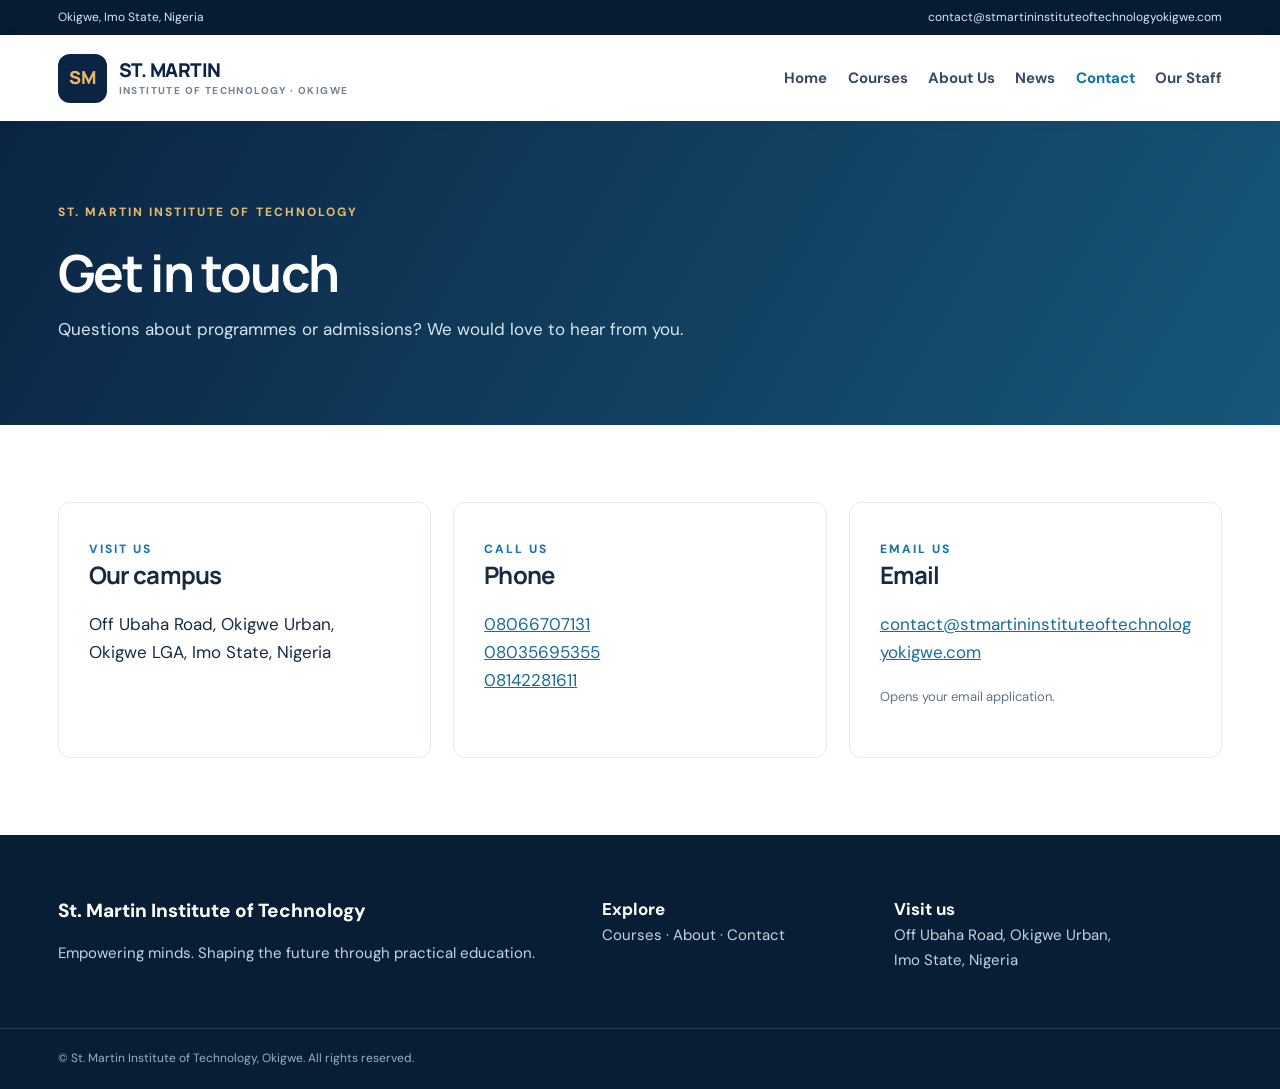
<file: contact-us/index.html>
<!doctype html><html lang="en"><head><meta charset="utf-8"><meta name="viewport" content="width=device-width,initial-scale=1"><meta name="theme-color" content="#0b2443"><meta name="description" content="St. Martin Institute of Technology Okigwe — practical, career-focused technical and vocational education in Imo State, Nigeria."><title>Contact | St. Martin Institute of Technology</title><style>@import url('https://fonts.googleapis.com/css2?family=DM+Sans:wght@400;500;600;700&family=Manrope:wght@400;500;600;700;800&display=swap');
:root{--navy:#0b2443;--navy2:#12395c;--blue:#176c9a;--gold:#e5b968;--ink:#172b40;--muted:#637487;--bg:#f4f7fa;--line:#e4eaf0}*{box-sizing:border-box}html{scroll-behavior:smooth}body{margin:0;color:var(--ink);background:white;font-family:'DM Sans',Arial,sans-serif;font-size:16px;line-height:1.7}h1,h2,h3,.logo{font-family:Manrope,Arial,sans-serif;line-height:1.2;letter-spacing:-.035em}h1,h2,h3{margin:0 0 20px}h1{font-size:clamp(2.6rem,5vw,4.8rem)}h2{font-size:clamp(1.8rem,3vw,2.8rem)}h3{font-size:1.25rem}p{margin:0 0 20px}a{color:inherit}img{max-width:100%}.wrap{max-width:1200px;margin:auto;padding:0 28px}.skip{position:absolute;left:-9999px}.skip:focus{left:12px;top:12px;z-index:20;background:white;padding:12px}.topline{background:#071b32;color:#dbe8f3;font-size:12px}.topline-inner{min-height:35px;display:flex;align-items:center;justify-content:space-between;gap:16px}.topline a{text-decoration:none}.site-header{background:white;position:relative;z-index:5;box-shadow:0 2px 12px #0a223612}.header-inner{display:flex;align-items:center;justify-content:space-between;min-height:90px;gap:20px}.logo{display:flex;align-items:center;gap:12px;text-decoration:none;font-weight:800;color:var(--navy);font-size:17px;letter-spacing:-.025em}.logo small{display:block;font-family:'DM Sans',sans-serif;font-size:9px;letter-spacing:.14em;color:#718395;margin-top:4px}.logo-mark{display:grid;place-items:center;width:49px;height:49px;border-radius:12px;background:var(--navy);color:var(--gold);font-size:18px}.site-header nav{display:flex;align-items:center;gap:27px}.site-header nav a{text-decoration:none;color:#394b60;font-size:13px;font-weight:700;white-space:nowrap}.site-header nav a:hover,.site-header nav a.active{color:#0876ad}.menu-toggle,.menu-button{display:none}.hero{background:linear-gradient(125deg,#0a2543 0%,#103c61 70%,#185a7b 100%);color:white;overflow:hidden}.hero-grid{display:grid;grid-template-columns:1.1fr 1fr;align-items:center;gap:65px;min-height:610px;padding-top:65px;padding-bottom:65px}.eyebrow{font-size:12px;letter-spacing:.17em;font-weight:800;color:#1675a6;margin-bottom:19px}.eyebrow.light{color:var(--gold)}.hero h1{max-width:650px;margin-bottom:25px}.hero h1 em{font-style:normal;color:var(--gold)}.hero p{max-width:530px;font-size:18px;color:#d5e4ef;line-height:1.8}.actions{display:flex;gap:12px;flex-wrap:wrap;margin:32px 0}.btn{display:inline-flex;align-items:center;justify-content:center;gap:18px;padding:14px 22px;border-radius:7px;text-decoration:none;font-size:14px;font-weight:800;transition:transform .2s}.btn:hover{transform:translateY(-2px)}.btn.primary{background:var(--gold);color:var(--navy)}.btn.ghost{border:1px solid #7c9bb6;color:white}.btn.dark{background:var(--navy);color:white}.btn.white{background:white;color:var(--navy)}.hero-note{font-size:12px;color:#a9c2d6;margin-top:45px}.hero-visual{position:relative}.hero-visual>img{display:block;width:100%;height:420px;object-fit:cover;border-radius:18px 18px 85px 18px;box-shadow:0 25px 70px #06182d80}.hero-tag{position:absolute;left:-30px;bottom:30px;background:white;color:var(--navy);padding:18px 23px;border-radius:10px;box-shadow:0 12px 30px #0003}.hero-tag strong,.hero-tag span{display:block}.hero-tag span{font-size:12px;color:var(--muted)}.section{padding:95px 0}.section-muted{background:var(--bg)}.section-head{display:flex;justify-content:space-between;align-items:end;gap:25px;margin-bottom:35px}.section-head h2{margin:0}.text-link{font-weight:800;text-decoration:none;color:#176c9a;white-space:nowrap}.cards,.contact-grid{display:grid;grid-template-columns:repeat(3,1fr);gap:22px}.course-card{border:1px solid var(--line);border-radius:13px;padding:33px;text-decoration:none;transition:box-shadow .2s,transform .2s;background:white}.course-card:hover{transform:translateY(-4px);box-shadow:0 18px 40px #122f4b16}.card-icon{display:grid;place-items:center;width:52px;height:52px;background:#eaf3f9;color:#176c9a;font-size:25px;border-radius:11px;margin-bottom:26px}.course-card h3{color:var(--navy)}.course-card p{color:var(--muted);font-size:14px}.course-card>span:last-child{color:#146d9d;font-size:13px;font-weight:800}.split{display:grid;grid-template-columns:1fr 1fr;gap:90px;align-items:center}.split p{color:var(--muted);font-size:17px}.photo-stack{position:relative;padding:0 55px 55px 0}.photo-main{width:100%;height:420px;object-fit:cover;border-radius:13px}.photo-small{position:absolute;right:0;bottom:0;width:44%;height:195px;object-fit:cover;border:8px solid var(--bg);border-radius:12px}.benefits{display:grid;grid-template-columns:1fr 1fr;gap:14px;font-size:14px;font-weight:700;margin:28px 0 35px}.cta{background:#14547a;color:white;padding:65px 0}.cta-inner{display:flex;justify-content:space-between;align-items:center;gap:35px}.cta h2{margin-bottom:10px}.cta p{color:#d5e8f1;margin:0}.page-banner{background:linear-gradient(120deg,#0b2443,#175779);padding:82px 0;color:white}.page-banner h1{font-size:clamp(2.4rem,4vw,3.8rem);margin-bottom:12px}.page-banner p{font-size:17px;color:#d6e6f0;margin:0}.program-grid{display:grid;grid-template-columns:repeat(3,1fr);gap:20px;margin-top:35px}.program{background:white;border:1px solid var(--line);padding:28px;border-radius:12px}.program-number{color:#1d7ca8;font-weight:800;font-size:13px}.program h2{font-size:19px;margin:15px 0}.program p{font-size:14px;color:var(--muted);margin:0}.application{background:#f0f5f8;border-radius:15px;padding:36px;margin-top:55px;max-width:900px}.application p{color:#53697c}.about-layout{display:grid;grid-template-columns:minmax(0,1.7fr) minmax(260px,.8fr);gap:65px}.prose{max-width:760px}.prose p,.prose li{color:#516578}.prose h2{font-size:27px;margin-top:36px}.prose li{margin-bottom:9px}.aside-photo img{border-radius:12px;width:100%;height:350px;object-fit:cover}.aside-note{margin-top:20px;background:#eaf3f9;padding:25px;border-radius:12px;color:var(--navy);font-weight:800}.aside-note small{color:var(--muted);font-weight:500}.contact-card{border:1px solid var(--line);border-radius:12px;padding:30px;overflow-wrap:anywhere}.contact-card h2{font-size:24px}.contact-card a{color:#176c9a}.muted{font-size:13px;color:var(--muted)}.staff-intro{max-width:650px;margin-bottom:35px}.staff-intro p{color:var(--muted)}.staff-grid{display:grid;grid-template-columns:repeat(3,1fr);gap:20px}.staff-card{padding:30px;background:var(--bg);border-radius:12px}.avatar{width:58px;height:58px;background:#dcecf5;border-radius:50%;display:grid;place-items:center;font-weight:800;color:#14547a;margin-bottom:22px}.staff-card h2{font-size:20px;margin-bottom:7px}.staff-card p{color:var(--muted);font-size:14px;margin:0}.empty-state{text-align:center;max-width:700px;padding-top:25px;padding-bottom:25px}.empty-state p{color:var(--muted)}footer{background:#081e35;color:#c5d3df;padding:60px 0 20px}.footer-grid{display:grid;grid-template-columns:2fr 1fr 1.3fr;gap:40px}.footer-title{font-weight:800;font-size:19px;color:white;margin-bottom:14px}.footer-grid p{font-size:14px}.footer-grid strong{color:white}.footer-grid a{text-decoration:none}.copyright{border-top:1px solid #ffffff22;margin-top:35px;padding-top:20px;font-size:12px;color:#9cb1c2}
@media(max-width:1000px){.header-inner{flex-wrap:wrap}.site-header nav{gap:15px}.hero-grid{gap:30px}.split{gap:40px}.program-grid{grid-template-columns:repeat(2,1fr)}}@media(max-width:760px){.wrap{padding:0 20px}.topline-inner{font-size:10px}.topline a{display:none}.header-inner{min-height:75px}.logo{font-size:14px}.logo small{font-size:8px}.menu-button{display:block;cursor:pointer;font-size:14px;font-weight:800}.site-header nav{display:none;width:100%;padding:0 0 20px;flex-direction:column;align-items:stretch;gap:0}.site-header nav a{padding:12px 5px;border-top:1px solid var(--line)}.menu-toggle:checked~nav{display:flex}.hero-grid,.split,.about-layout{grid-template-columns:1fr}.hero-grid{padding-top:65px;padding-bottom:70px}.hero-visual>img{height:320px}.hero-tag{left:12px}.hero-note{margin-top:25px}.section{padding:65px 0}.cards,.contact-grid,.staff-grid,.program-grid{grid-template-columns:1fr}.section-head,.cta-inner{align-items:start;flex-direction:column}.photo-stack{max-width:550px}.footer-grid{grid-template-columns:1fr;gap:12px}.page-banner{padding:65px 0}.benefits{grid-template-columns:1fr}.application{padding:25px}.hero h1{font-size:clamp(2.5rem,9vw,4rem)}}@media(prefers-reduced-motion:reduce){html{scroll-behavior:auto}.btn,.course-card{transition:none}}
/* Responsive refinement — 17 October 2026 */
:root{font-synthesis:none}
body{font-size:17px;line-height:1.65}
.wrap{width:min(100%,1440px);max-width:none;margin-inline:auto;padding-inline:clamp(20px,4.5vw,72px)}
.header-inner{min-height:86px}.logo{font-size:19px}.logo small{font-size:10px}
.site-header nav a{font-size:15px}.site-header nav{gap:clamp(12px,1.6vw,26px)}
.hero-grid{grid-template-columns:minmax(0,1.05fr) minmax(0,1fr);gap:clamp(30px,5vw,84px);min-height:570px}
.hero h1{font-size:clamp(2.9rem,4.5vw,5rem)}
.hero p{font-size:clamp(17px,1.4vw,20px)}
.hero-visual>img{height:clamp(340px,31vw,500px)}
.section{padding-block:clamp(64px,6vw,104px)}
.course-card{padding:clamp(24px,2.5vw,38px)}
.course-card p,.program p,.staff-card p{font-size:15px}
.split{gap:clamp(35px,6vw,100px)}
.photo-main{height:clamp(350px,32vw,500px)}
.footer-grid p{font-size:15px}
@media(min-width:1500px){.wrap{width:min(92%,1500px)}}
@media(max-width:1050px){.hero-grid{gap:32px;min-height:0}.header-inner{flex-wrap:wrap;row-gap:10px;padding-block:14px}.site-header nav{gap:15px}.site-header nav a{font-size:14px}.split{gap:36px}.cards{gap:16px}}
@media(max-width:800px){.wrap{padding-inline:24px}.header-inner{flex-wrap:wrap;min-height:76px}.menu-button{display:block;cursor:pointer;padding:9px 12px;border:1px solid var(--line);border-radius:8px;font-size:15px;font-weight:800}.site-header nav{display:none;width:100%;padding:8px 0 12px;flex-direction:column;align-items:stretch;gap:0}.site-header nav a{font-size:16px;padding:12px;border-top:1px solid var(--line)}.menu-toggle:checked~nav{display:flex}.hero-grid,.split,.about-layout{grid-template-columns:minmax(0,1fr)}.hero-grid{padding-block:60px;gap:40px}.hero h1{font-size:clamp(2.6rem,7vw,4.1rem)}.hero-visual>img{height:380px}.hero-tag{left:12px}.cards,.contact-grid,.staff-grid{grid-template-columns:repeat(2,minmax(0,1fr))}.program-grid{grid-template-columns:repeat(2,minmax(0,1fr))}.section-head,.cta-inner{align-items:flex-start;flex-direction:column}.footer-grid{grid-template-columns:1.5fr 1fr;gap:28px}.benefits{grid-template-columns:repeat(2,minmax(0,1fr))}}
@media(max-width:540px){body{font-size:16px}.wrap{padding-inline:18px}.topline-inner{min-height:30px}.topline a{display:none}.logo{font-size:15px;gap:8px}.logo small{font-size:8px;letter-spacing:.07em}.logo-mark{width:43px;height:43px;flex-shrink:0}.menu-button{font-size:13px}.hero-grid{padding-block:48px}.hero h1{font-size:clamp(2.3rem,10vw,3.4rem)}.hero p{font-size:17px}.hero-visual>img{height:270px}.hero-tag{padding:12px 15px;bottom:14px}.hero-note{margin-top:24px}.actions{gap:10px}.btn{padding:13px 17px}.section{padding-block:56px}.section-head{gap:12px}.cards,.contact-grid,.staff-grid,.program-grid,.footer-grid,.benefits{grid-template-columns:minmax(0,1fr)}.course-card{padding:25px}.photo-stack{padding:0 30px 38px 0}.photo-main{height:290px}.photo-small{height:135px;border-width:5px}.cta{padding-block:48px}.page-banner{padding-block:58px}.application{padding:22px}.contact-card{padding:22px}}
@media(max-width:360px){.logo{font-size:13px}.logo small{font-size:7px}.wrap{padding-inline:14px}}
</style><link rel="stylesheet" href="/styles.css"></head><body><a class="skip" href="#content">Skip to content</a><div class="topline"><div class="wrap topline-inner"><span>Okigwe, Imo State, Nigeria</span><a href="mailto:contact@stmartininstituteoftechnologyokigwe.com">contact@stmartininstituteoftechnologyokigwe.com</a></div></div><header class="site-header"><div class="wrap header-inner"><a class="logo" href="/" aria-label="St. Martin Institute of Technology homepage"><span class="logo-mark">SM</span><span>ST. MARTIN <small>INSTITUTE OF TECHNOLOGY · OKIGWE</small></span></a><input type="checkbox" id="menu-toggle" class="menu-toggle"><label class="menu-button" for="menu-toggle" aria-label="Toggle navigation">☰ Menu</label><nav aria-label="Main navigation"><a class="" href="/">Home</a><a class="" href="/course/">Courses</a><a class="" href="/about-us/">About Us</a><a class="" href="/blog/">News</a><a class="active" href="/contact-us/">Contact</a><a class="" href="/our-staff/">Our Staff</a></nav></div></header><main id="content"><section class="page-banner"><div class="wrap"><div class="eyebrow light">ST. MARTIN INSTITUTE OF TECHNOLOGY</div><h1>Get in touch</h1><p>Questions about programmes or admissions? We would love to hear from you.</p></div></section><section class="section"><div class="wrap contact-grid"><div class="contact-card"><span class="eyebrow">VISIT US</span><h2>Our campus</h2><p>Off Ubaha Road, Okigwe Urban,<br>Okigwe LGA, Imo State, Nigeria</p></div><div class="contact-card"><span class="eyebrow">CALL US</span><h2>Phone</h2><p><a href="tel:+2348066707131">08066707131</a><br><a href="tel:+2348035695355">08035695355</a><br><a href="tel:+2348142281611">08142281611</a></p></div><div class="contact-card"><span class="eyebrow">EMAIL US</span><h2>Email</h2><p><a href="mailto:contact@stmartininstituteoftechnologyokigwe.com">contact@stmartininstituteoftechnologyokigwe.com</a></p><p class="muted">Opens your email application.</p></div></div></section></main><footer><div class="wrap footer-grid"><div><div class="footer-title">St. Martin Institute of Technology</div><p>Empowering minds. Shaping the future through practical education.</p></div><div><strong>Explore</strong><p><a href="/course/">Courses</a> · <a href="/about-us/">About</a> · <a href="/contact-us/">Contact</a></p></div><div><strong>Visit us</strong><p>Off Ubaha Road, Okigwe Urban,<br>Imo State, Nigeria</p></div></div><div class="wrap copyright">© St. Martin Institute of Technology, Okigwe. All rights reserved.</div></footer></body></html>
</file>
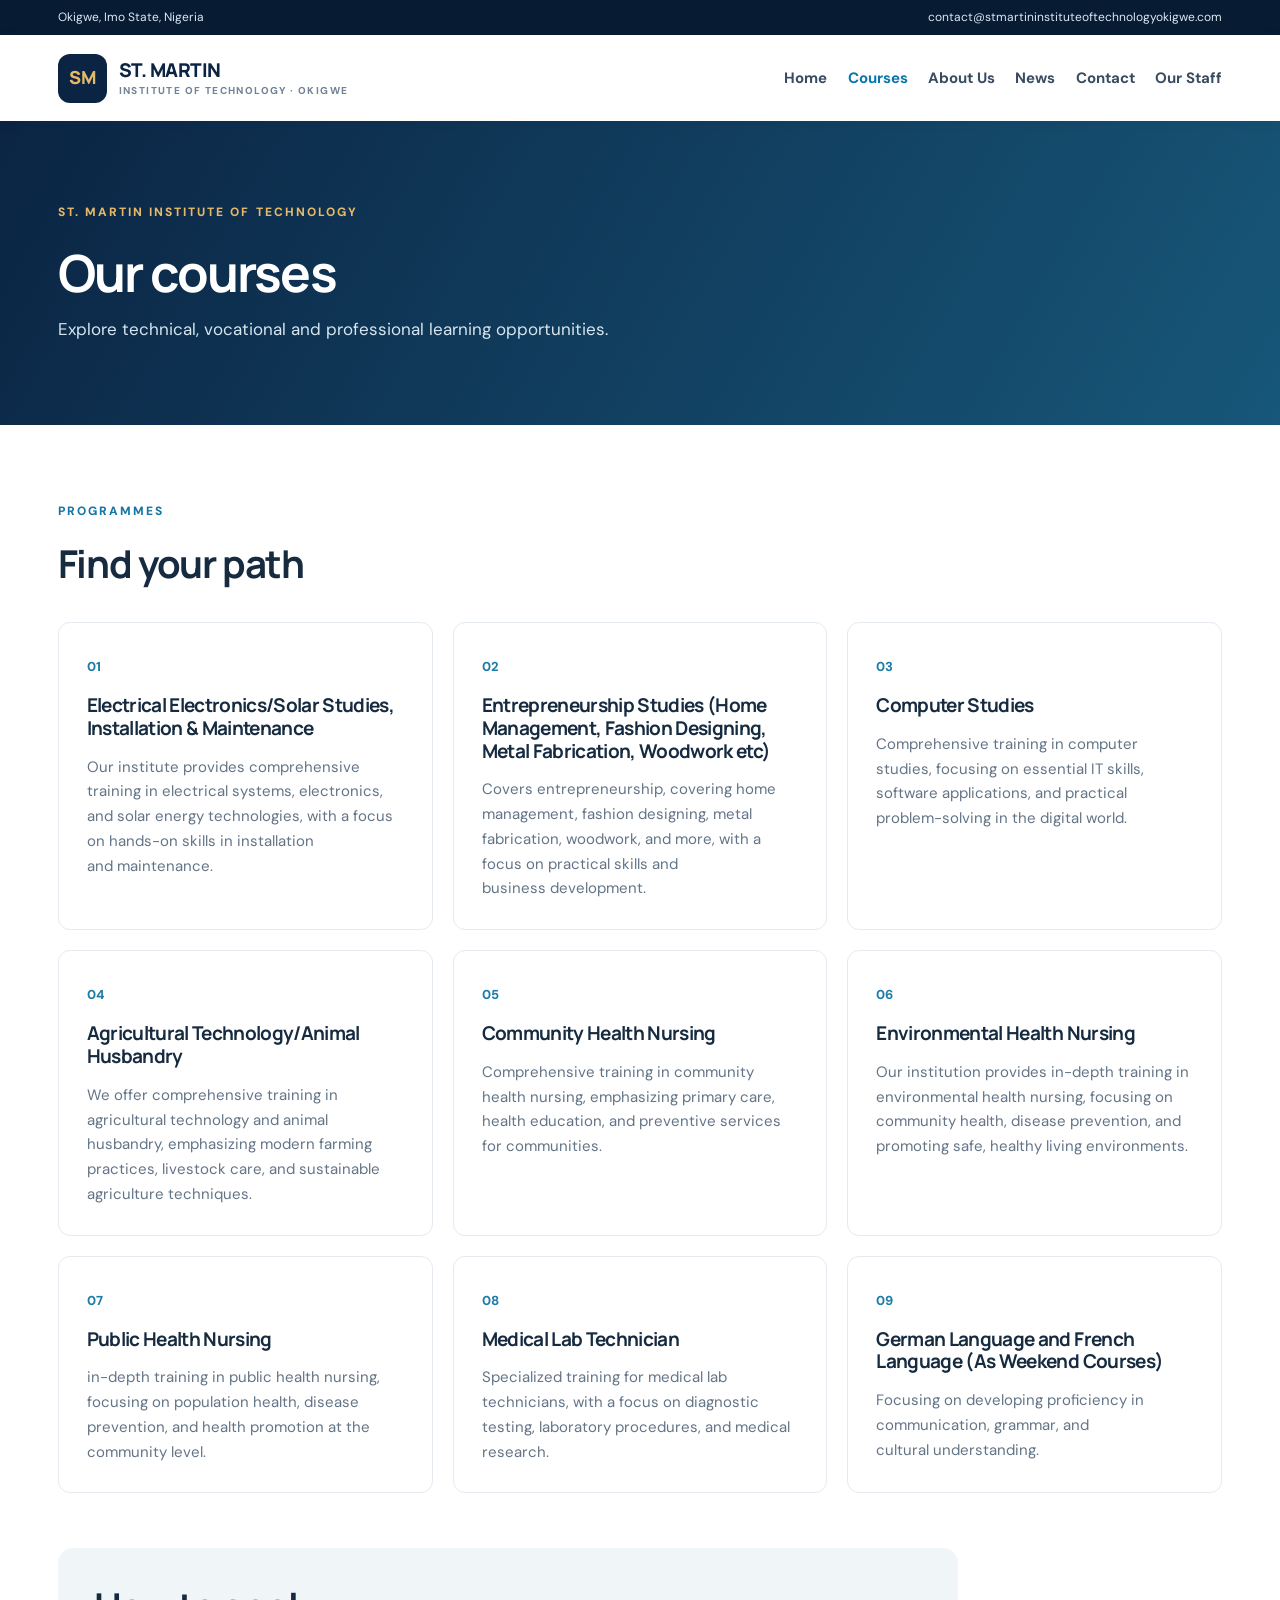
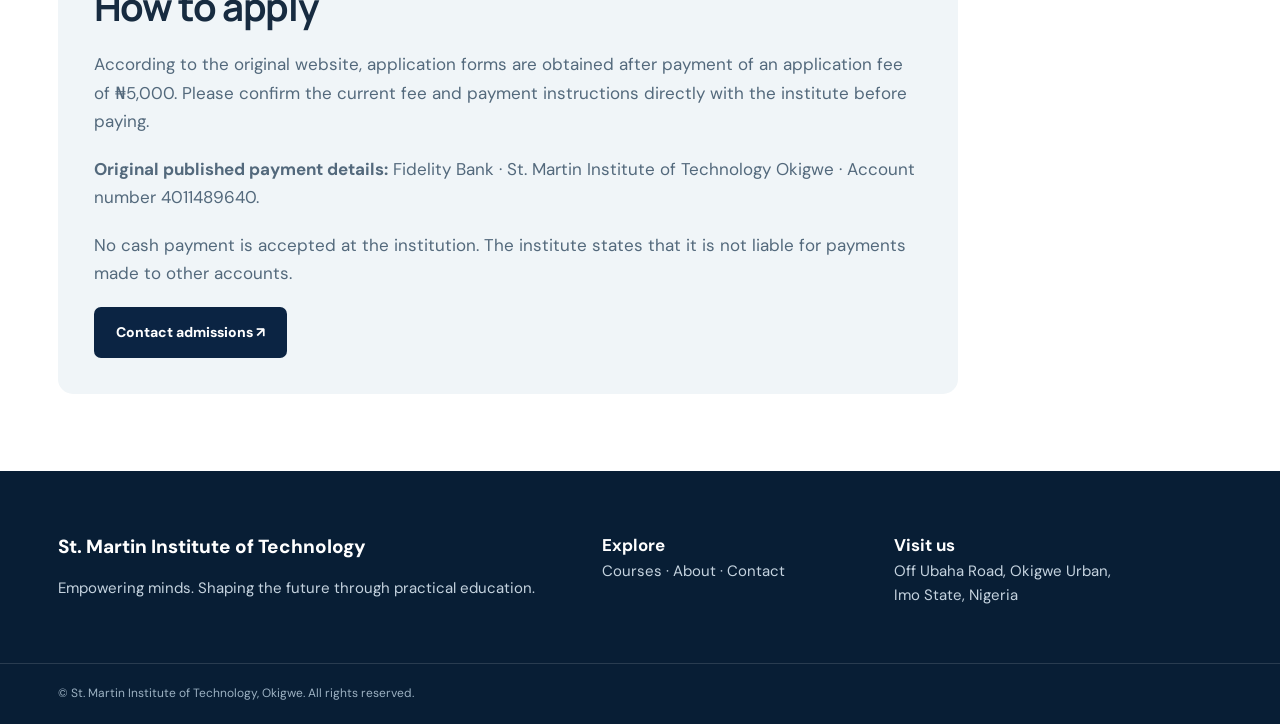
<file: course/index.html>
<!doctype html><html lang="en"><head><meta charset="utf-8"><meta name="viewport" content="width=device-width,initial-scale=1"><meta name="theme-color" content="#0b2443"><meta name="description" content="St. Martin Institute of Technology Okigwe — practical, career-focused technical and vocational education in Imo State, Nigeria."><title>Courses | St. Martin Institute of Technology</title><style>@import url('https://fonts.googleapis.com/css2?family=DM+Sans:wght@400;500;600;700&family=Manrope:wght@400;500;600;700;800&display=swap');
:root{--navy:#0b2443;--navy2:#12395c;--blue:#176c9a;--gold:#e5b968;--ink:#172b40;--muted:#637487;--bg:#f4f7fa;--line:#e4eaf0}*{box-sizing:border-box}html{scroll-behavior:smooth}body{margin:0;color:var(--ink);background:white;font-family:'DM Sans',Arial,sans-serif;font-size:16px;line-height:1.7}h1,h2,h3,.logo{font-family:Manrope,Arial,sans-serif;line-height:1.2;letter-spacing:-.035em}h1,h2,h3{margin:0 0 20px}h1{font-size:clamp(2.6rem,5vw,4.8rem)}h2{font-size:clamp(1.8rem,3vw,2.8rem)}h3{font-size:1.25rem}p{margin:0 0 20px}a{color:inherit}img{max-width:100%}.wrap{max-width:1200px;margin:auto;padding:0 28px}.skip{position:absolute;left:-9999px}.skip:focus{left:12px;top:12px;z-index:20;background:white;padding:12px}.topline{background:#071b32;color:#dbe8f3;font-size:12px}.topline-inner{min-height:35px;display:flex;align-items:center;justify-content:space-between;gap:16px}.topline a{text-decoration:none}.site-header{background:white;position:relative;z-index:5;box-shadow:0 2px 12px #0a223612}.header-inner{display:flex;align-items:center;justify-content:space-between;min-height:90px;gap:20px}.logo{display:flex;align-items:center;gap:12px;text-decoration:none;font-weight:800;color:var(--navy);font-size:17px;letter-spacing:-.025em}.logo small{display:block;font-family:'DM Sans',sans-serif;font-size:9px;letter-spacing:.14em;color:#718395;margin-top:4px}.logo-mark{display:grid;place-items:center;width:49px;height:49px;border-radius:12px;background:var(--navy);color:var(--gold);font-size:18px}.site-header nav{display:flex;align-items:center;gap:27px}.site-header nav a{text-decoration:none;color:#394b60;font-size:13px;font-weight:700;white-space:nowrap}.site-header nav a:hover,.site-header nav a.active{color:#0876ad}.menu-toggle,.menu-button{display:none}.hero{background:linear-gradient(125deg,#0a2543 0%,#103c61 70%,#185a7b 100%);color:white;overflow:hidden}.hero-grid{display:grid;grid-template-columns:1.1fr 1fr;align-items:center;gap:65px;min-height:610px;padding-top:65px;padding-bottom:65px}.eyebrow{font-size:12px;letter-spacing:.17em;font-weight:800;color:#1675a6;margin-bottom:19px}.eyebrow.light{color:var(--gold)}.hero h1{max-width:650px;margin-bottom:25px}.hero h1 em{font-style:normal;color:var(--gold)}.hero p{max-width:530px;font-size:18px;color:#d5e4ef;line-height:1.8}.actions{display:flex;gap:12px;flex-wrap:wrap;margin:32px 0}.btn{display:inline-flex;align-items:center;justify-content:center;gap:18px;padding:14px 22px;border-radius:7px;text-decoration:none;font-size:14px;font-weight:800;transition:transform .2s}.btn:hover{transform:translateY(-2px)}.btn.primary{background:var(--gold);color:var(--navy)}.btn.ghost{border:1px solid #7c9bb6;color:white}.btn.dark{background:var(--navy);color:white}.btn.white{background:white;color:var(--navy)}.hero-note{font-size:12px;color:#a9c2d6;margin-top:45px}.hero-visual{position:relative}.hero-visual>img{display:block;width:100%;height:420px;object-fit:cover;border-radius:18px 18px 85px 18px;box-shadow:0 25px 70px #06182d80}.hero-tag{position:absolute;left:-30px;bottom:30px;background:white;color:var(--navy);padding:18px 23px;border-radius:10px;box-shadow:0 12px 30px #0003}.hero-tag strong,.hero-tag span{display:block}.hero-tag span{font-size:12px;color:var(--muted)}.section{padding:95px 0}.section-muted{background:var(--bg)}.section-head{display:flex;justify-content:space-between;align-items:end;gap:25px;margin-bottom:35px}.section-head h2{margin:0}.text-link{font-weight:800;text-decoration:none;color:#176c9a;white-space:nowrap}.cards,.contact-grid{display:grid;grid-template-columns:repeat(3,1fr);gap:22px}.course-card{border:1px solid var(--line);border-radius:13px;padding:33px;text-decoration:none;transition:box-shadow .2s,transform .2s;background:white}.course-card:hover{transform:translateY(-4px);box-shadow:0 18px 40px #122f4b16}.card-icon{display:grid;place-items:center;width:52px;height:52px;background:#eaf3f9;color:#176c9a;font-size:25px;border-radius:11px;margin-bottom:26px}.course-card h3{color:var(--navy)}.course-card p{color:var(--muted);font-size:14px}.course-card>span:last-child{color:#146d9d;font-size:13px;font-weight:800}.split{display:grid;grid-template-columns:1fr 1fr;gap:90px;align-items:center}.split p{color:var(--muted);font-size:17px}.photo-stack{position:relative;padding:0 55px 55px 0}.photo-main{width:100%;height:420px;object-fit:cover;border-radius:13px}.photo-small{position:absolute;right:0;bottom:0;width:44%;height:195px;object-fit:cover;border:8px solid var(--bg);border-radius:12px}.benefits{display:grid;grid-template-columns:1fr 1fr;gap:14px;font-size:14px;font-weight:700;margin:28px 0 35px}.cta{background:#14547a;color:white;padding:65px 0}.cta-inner{display:flex;justify-content:space-between;align-items:center;gap:35px}.cta h2{margin-bottom:10px}.cta p{color:#d5e8f1;margin:0}.page-banner{background:linear-gradient(120deg,#0b2443,#175779);padding:82px 0;color:white}.page-banner h1{font-size:clamp(2.4rem,4vw,3.8rem);margin-bottom:12px}.page-banner p{font-size:17px;color:#d6e6f0;margin:0}.program-grid{display:grid;grid-template-columns:repeat(3,1fr);gap:20px;margin-top:35px}.program{background:white;border:1px solid var(--line);padding:28px;border-radius:12px}.program-number{color:#1d7ca8;font-weight:800;font-size:13px}.program h2{font-size:19px;margin:15px 0}.program p{font-size:14px;color:var(--muted);margin:0}.application{background:#f0f5f8;border-radius:15px;padding:36px;margin-top:55px;max-width:900px}.application p{color:#53697c}.about-layout{display:grid;grid-template-columns:minmax(0,1.7fr) minmax(260px,.8fr);gap:65px}.prose{max-width:760px}.prose p,.prose li{color:#516578}.prose h2{font-size:27px;margin-top:36px}.prose li{margin-bottom:9px}.aside-photo img{border-radius:12px;width:100%;height:350px;object-fit:cover}.aside-note{margin-top:20px;background:#eaf3f9;padding:25px;border-radius:12px;color:var(--navy);font-weight:800}.aside-note small{color:var(--muted);font-weight:500}.contact-card{border:1px solid var(--line);border-radius:12px;padding:30px;overflow-wrap:anywhere}.contact-card h2{font-size:24px}.contact-card a{color:#176c9a}.muted{font-size:13px;color:var(--muted)}.staff-intro{max-width:650px;margin-bottom:35px}.staff-intro p{color:var(--muted)}.staff-grid{display:grid;grid-template-columns:repeat(3,1fr);gap:20px}.staff-card{padding:30px;background:var(--bg);border-radius:12px}.avatar{width:58px;height:58px;background:#dcecf5;border-radius:50%;display:grid;place-items:center;font-weight:800;color:#14547a;margin-bottom:22px}.staff-card h2{font-size:20px;margin-bottom:7px}.staff-card p{color:var(--muted);font-size:14px;margin:0}.empty-state{text-align:center;max-width:700px;padding-top:25px;padding-bottom:25px}.empty-state p{color:var(--muted)}footer{background:#081e35;color:#c5d3df;padding:60px 0 20px}.footer-grid{display:grid;grid-template-columns:2fr 1fr 1.3fr;gap:40px}.footer-title{font-weight:800;font-size:19px;color:white;margin-bottom:14px}.footer-grid p{font-size:14px}.footer-grid strong{color:white}.footer-grid a{text-decoration:none}.copyright{border-top:1px solid #ffffff22;margin-top:35px;padding-top:20px;font-size:12px;color:#9cb1c2}
@media(max-width:1000px){.header-inner{flex-wrap:wrap}.site-header nav{gap:15px}.hero-grid{gap:30px}.split{gap:40px}.program-grid{grid-template-columns:repeat(2,1fr)}}@media(max-width:760px){.wrap{padding:0 20px}.topline-inner{font-size:10px}.topline a{display:none}.header-inner{min-height:75px}.logo{font-size:14px}.logo small{font-size:8px}.menu-button{display:block;cursor:pointer;font-size:14px;font-weight:800}.site-header nav{display:none;width:100%;padding:0 0 20px;flex-direction:column;align-items:stretch;gap:0}.site-header nav a{padding:12px 5px;border-top:1px solid var(--line)}.menu-toggle:checked~nav{display:flex}.hero-grid,.split,.about-layout{grid-template-columns:1fr}.hero-grid{padding-top:65px;padding-bottom:70px}.hero-visual>img{height:320px}.hero-tag{left:12px}.hero-note{margin-top:25px}.section{padding:65px 0}.cards,.contact-grid,.staff-grid,.program-grid{grid-template-columns:1fr}.section-head,.cta-inner{align-items:start;flex-direction:column}.photo-stack{max-width:550px}.footer-grid{grid-template-columns:1fr;gap:12px}.page-banner{padding:65px 0}.benefits{grid-template-columns:1fr}.application{padding:25px}.hero h1{font-size:clamp(2.5rem,9vw,4rem)}}@media(prefers-reduced-motion:reduce){html{scroll-behavior:auto}.btn,.course-card{transition:none}}
/* Responsive refinement — 17 October 2026 */
:root{font-synthesis:none}
body{font-size:17px;line-height:1.65}
.wrap{width:min(100%,1440px);max-width:none;margin-inline:auto;padding-inline:clamp(20px,4.5vw,72px)}
.header-inner{min-height:86px}.logo{font-size:19px}.logo small{font-size:10px}
.site-header nav a{font-size:15px}.site-header nav{gap:clamp(12px,1.6vw,26px)}
.hero-grid{grid-template-columns:minmax(0,1.05fr) minmax(0,1fr);gap:clamp(30px,5vw,84px);min-height:570px}
.hero h1{font-size:clamp(2.9rem,4.5vw,5rem)}
.hero p{font-size:clamp(17px,1.4vw,20px)}
.hero-visual>img{height:clamp(340px,31vw,500px)}
.section{padding-block:clamp(64px,6vw,104px)}
.course-card{padding:clamp(24px,2.5vw,38px)}
.course-card p,.program p,.staff-card p{font-size:15px}
.split{gap:clamp(35px,6vw,100px)}
.photo-main{height:clamp(350px,32vw,500px)}
.footer-grid p{font-size:15px}
@media(min-width:1500px){.wrap{width:min(92%,1500px)}}
@media(max-width:1050px){.hero-grid{gap:32px;min-height:0}.header-inner{flex-wrap:wrap;row-gap:10px;padding-block:14px}.site-header nav{gap:15px}.site-header nav a{font-size:14px}.split{gap:36px}.cards{gap:16px}}
@media(max-width:800px){.wrap{padding-inline:24px}.header-inner{flex-wrap:wrap;min-height:76px}.menu-button{display:block;cursor:pointer;padding:9px 12px;border:1px solid var(--line);border-radius:8px;font-size:15px;font-weight:800}.site-header nav{display:none;width:100%;padding:8px 0 12px;flex-direction:column;align-items:stretch;gap:0}.site-header nav a{font-size:16px;padding:12px;border-top:1px solid var(--line)}.menu-toggle:checked~nav{display:flex}.hero-grid,.split,.about-layout{grid-template-columns:minmax(0,1fr)}.hero-grid{padding-block:60px;gap:40px}.hero h1{font-size:clamp(2.6rem,7vw,4.1rem)}.hero-visual>img{height:380px}.hero-tag{left:12px}.cards,.contact-grid,.staff-grid{grid-template-columns:repeat(2,minmax(0,1fr))}.program-grid{grid-template-columns:repeat(2,minmax(0,1fr))}.section-head,.cta-inner{align-items:flex-start;flex-direction:column}.footer-grid{grid-template-columns:1.5fr 1fr;gap:28px}.benefits{grid-template-columns:repeat(2,minmax(0,1fr))}}
@media(max-width:540px){body{font-size:16px}.wrap{padding-inline:18px}.topline-inner{min-height:30px}.topline a{display:none}.logo{font-size:15px;gap:8px}.logo small{font-size:8px;letter-spacing:.07em}.logo-mark{width:43px;height:43px;flex-shrink:0}.menu-button{font-size:13px}.hero-grid{padding-block:48px}.hero h1{font-size:clamp(2.3rem,10vw,3.4rem)}.hero p{font-size:17px}.hero-visual>img{height:270px}.hero-tag{padding:12px 15px;bottom:14px}.hero-note{margin-top:24px}.actions{gap:10px}.btn{padding:13px 17px}.section{padding-block:56px}.section-head{gap:12px}.cards,.contact-grid,.staff-grid,.program-grid,.footer-grid,.benefits{grid-template-columns:minmax(0,1fr)}.course-card{padding:25px}.photo-stack{padding:0 30px 38px 0}.photo-main{height:290px}.photo-small{height:135px;border-width:5px}.cta{padding-block:48px}.page-banner{padding-block:58px}.application{padding:22px}.contact-card{padding:22px}}
@media(max-width:360px){.logo{font-size:13px}.logo small{font-size:7px}.wrap{padding-inline:14px}}
</style><link rel="stylesheet" href="/styles.css"></head><body><a class="skip" href="#content">Skip to content</a><div class="topline"><div class="wrap topline-inner"><span>Okigwe, Imo State, Nigeria</span><a href="mailto:contact@stmartininstituteoftechnologyokigwe.com">contact@stmartininstituteoftechnologyokigwe.com</a></div></div><header class="site-header"><div class="wrap header-inner"><a class="logo" href="/" aria-label="St. Martin Institute of Technology homepage"><span class="logo-mark">SM</span><span>ST. MARTIN <small>INSTITUTE OF TECHNOLOGY · OKIGWE</small></span></a><input type="checkbox" id="menu-toggle" class="menu-toggle"><label class="menu-button" for="menu-toggle" aria-label="Toggle navigation">☰ Menu</label><nav aria-label="Main navigation"><a class="" href="/">Home</a><a class="active" href="/course/">Courses</a><a class="" href="/about-us/">About Us</a><a class="" href="/blog/">News</a><a class="" href="/contact-us/">Contact</a><a class="" href="/our-staff/">Our Staff</a></nav></div></header><main id="content"><section class="page-banner"><div class="wrap"><div class="eyebrow light">ST. MARTIN INSTITUTE OF TECHNOLOGY</div><h1>Our courses</h1><p>Explore technical, vocational and professional learning opportunities.</p></div></section><section class="section"><div class="wrap"><div class="eyebrow">PROGRAMMES</div><h2>Find your path</h2><div class="program-grid"><div class="program"><span class="program-number">01</span><h2>Electrical Electronics/Solar Studies, Installation &amp; Maintenance</h2><p>Our institute provides comprehensive training in electrical systems, electronics, and solar energy technologies, with a focus on hands-on skills in installation and maintenance.</p></div><div class="program"><span class="program-number">02</span><h2>Entrepreneurship Studies (Home Management, Fashion Designing, Metal Fabrication, Woodwork etc)</h2><p>Covers entrepreneurship, covering home management, fashion designing, metal fabrication, woodwork, and more, with a focus on practical skills and business development.</p></div><div class="program"><span class="program-number">03</span><h2>Computer Studies</h2><p>Comprehensive training in computer studies, focusing on essential IT skills, software applications, and practical problem-solving in the digital world.</p></div><div class="program"><span class="program-number">04</span><h2>Agricultural Technology/Animal Husbandry</h2><p>We offer comprehensive training in agricultural technology and animal husbandry, emphasizing modern farming practices, livestock care, and sustainable agriculture techniques.</p></div><div class="program"><span class="program-number">05</span><h2>Community Health Nursing</h2><p>Comprehensive training in community health nursing, emphasizing primary care, health education, and preventive services for communities.</p></div><div class="program"><span class="program-number">06</span><h2>Environmental Health Nursing</h2><p>Our institution provides in-depth training in environmental health nursing, focusing on community health, disease prevention, and promoting safe, healthy living environments.</p></div><div class="program"><span class="program-number">07</span><h2>Public Health Nursing</h2><p>in-depth training in public health nursing, focusing on population health, disease prevention, and health promotion at the community level.</p></div><div class="program"><span class="program-number">08</span><h2>Medical Lab Technician</h2><p>Specialized training for medical lab technicians, with a focus on diagnostic testing, laboratory procedures, and medical research.</p></div><div class="program"><span class="program-number">09</span><h2>German Language and French Language (As Weekend Courses)</h2><p>Focusing on developing proficiency in communication, grammar, and cultural understanding.</p></div></div><div class="application"><h2>How to apply</h2><p>According to the original website, application forms are obtained after payment of an application fee of ₦5,000. Please confirm the current fee and payment instructions directly with the institute before paying.</p><p><strong>Original published payment details:</strong> Fidelity Bank · St. Martin Institute of Technology Okigwe · Account number 4011489640.</p><p>No cash payment is accepted at the institution. The institute states that it is not liable for payments made to other accounts.</p><a class="btn dark" href="/contact-us/">Contact admissions ↗</a></div></div></section></main><footer><div class="wrap footer-grid"><div><div class="footer-title">St. Martin Institute of Technology</div><p>Empowering minds. Shaping the future through practical education.</p></div><div><strong>Explore</strong><p><a href="/course/">Courses</a> · <a href="/about-us/">About</a> · <a href="/contact-us/">Contact</a></p></div><div><strong>Visit us</strong><p>Off Ubaha Road, Okigwe Urban,<br>Imo State, Nigeria</p></div></div><div class="wrap copyright">© St. Martin Institute of Technology, Okigwe. All rights reserved.</div></footer></body></html>
</file>
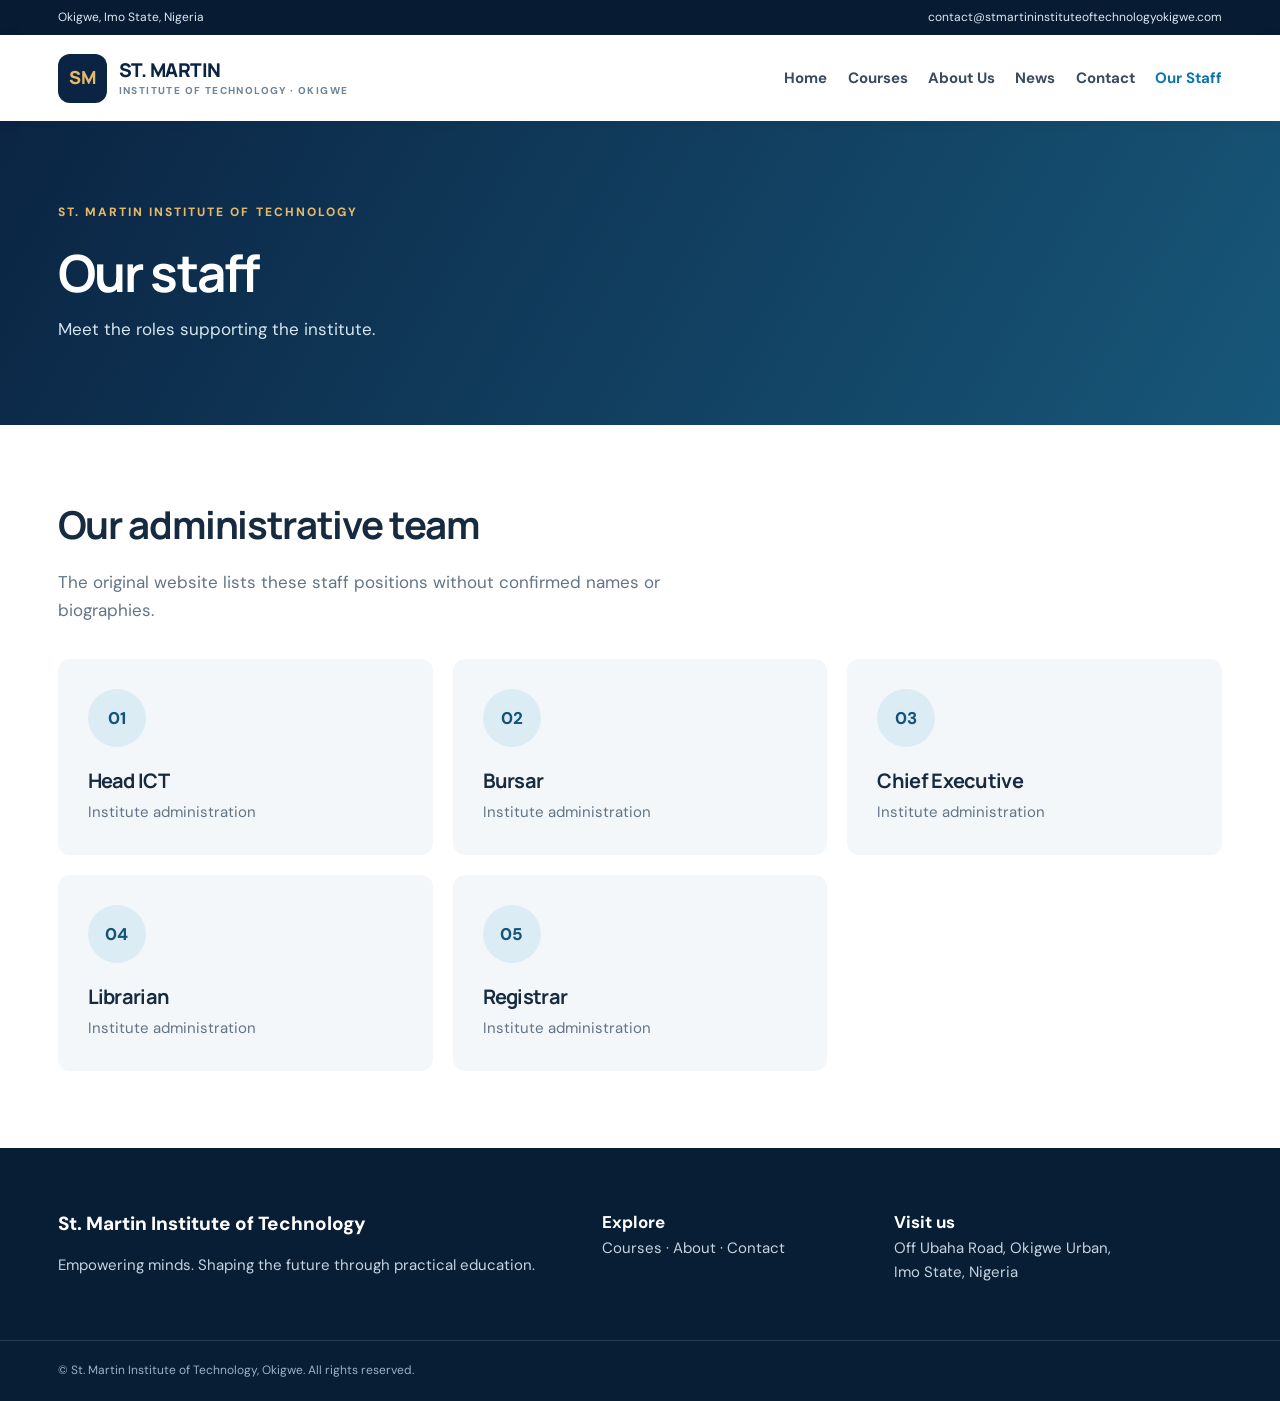
<file: our-staff/index.html>
<!doctype html><html lang="en"><head><meta charset="utf-8"><meta name="viewport" content="width=device-width,initial-scale=1"><meta name="theme-color" content="#0b2443"><meta name="description" content="St. Martin Institute of Technology Okigwe — practical, career-focused technical and vocational education in Imo State, Nigeria."><title>Our Staff | St. Martin Institute of Technology</title><style>@import url('https://fonts.googleapis.com/css2?family=DM+Sans:wght@400;500;600;700&family=Manrope:wght@400;500;600;700;800&display=swap');
:root{--navy:#0b2443;--navy2:#12395c;--blue:#176c9a;--gold:#e5b968;--ink:#172b40;--muted:#637487;--bg:#f4f7fa;--line:#e4eaf0}*{box-sizing:border-box}html{scroll-behavior:smooth}body{margin:0;color:var(--ink);background:white;font-family:'DM Sans',Arial,sans-serif;font-size:16px;line-height:1.7}h1,h2,h3,.logo{font-family:Manrope,Arial,sans-serif;line-height:1.2;letter-spacing:-.035em}h1,h2,h3{margin:0 0 20px}h1{font-size:clamp(2.6rem,5vw,4.8rem)}h2{font-size:clamp(1.8rem,3vw,2.8rem)}h3{font-size:1.25rem}p{margin:0 0 20px}a{color:inherit}img{max-width:100%}.wrap{max-width:1200px;margin:auto;padding:0 28px}.skip{position:absolute;left:-9999px}.skip:focus{left:12px;top:12px;z-index:20;background:white;padding:12px}.topline{background:#071b32;color:#dbe8f3;font-size:12px}.topline-inner{min-height:35px;display:flex;align-items:center;justify-content:space-between;gap:16px}.topline a{text-decoration:none}.site-header{background:white;position:relative;z-index:5;box-shadow:0 2px 12px #0a223612}.header-inner{display:flex;align-items:center;justify-content:space-between;min-height:90px;gap:20px}.logo{display:flex;align-items:center;gap:12px;text-decoration:none;font-weight:800;color:var(--navy);font-size:17px;letter-spacing:-.025em}.logo small{display:block;font-family:'DM Sans',sans-serif;font-size:9px;letter-spacing:.14em;color:#718395;margin-top:4px}.logo-mark{display:grid;place-items:center;width:49px;height:49px;border-radius:12px;background:var(--navy);color:var(--gold);font-size:18px}.site-header nav{display:flex;align-items:center;gap:27px}.site-header nav a{text-decoration:none;color:#394b60;font-size:13px;font-weight:700;white-space:nowrap}.site-header nav a:hover,.site-header nav a.active{color:#0876ad}.menu-toggle,.menu-button{display:none}.hero{background:linear-gradient(125deg,#0a2543 0%,#103c61 70%,#185a7b 100%);color:white;overflow:hidden}.hero-grid{display:grid;grid-template-columns:1.1fr 1fr;align-items:center;gap:65px;min-height:610px;padding-top:65px;padding-bottom:65px}.eyebrow{font-size:12px;letter-spacing:.17em;font-weight:800;color:#1675a6;margin-bottom:19px}.eyebrow.light{color:var(--gold)}.hero h1{max-width:650px;margin-bottom:25px}.hero h1 em{font-style:normal;color:var(--gold)}.hero p{max-width:530px;font-size:18px;color:#d5e4ef;line-height:1.8}.actions{display:flex;gap:12px;flex-wrap:wrap;margin:32px 0}.btn{display:inline-flex;align-items:center;justify-content:center;gap:18px;padding:14px 22px;border-radius:7px;text-decoration:none;font-size:14px;font-weight:800;transition:transform .2s}.btn:hover{transform:translateY(-2px)}.btn.primary{background:var(--gold);color:var(--navy)}.btn.ghost{border:1px solid #7c9bb6;color:white}.btn.dark{background:var(--navy);color:white}.btn.white{background:white;color:var(--navy)}.hero-note{font-size:12px;color:#a9c2d6;margin-top:45px}.hero-visual{position:relative}.hero-visual>img{display:block;width:100%;height:420px;object-fit:cover;border-radius:18px 18px 85px 18px;box-shadow:0 25px 70px #06182d80}.hero-tag{position:absolute;left:-30px;bottom:30px;background:white;color:var(--navy);padding:18px 23px;border-radius:10px;box-shadow:0 12px 30px #0003}.hero-tag strong,.hero-tag span{display:block}.hero-tag span{font-size:12px;color:var(--muted)}.section{padding:95px 0}.section-muted{background:var(--bg)}.section-head{display:flex;justify-content:space-between;align-items:end;gap:25px;margin-bottom:35px}.section-head h2{margin:0}.text-link{font-weight:800;text-decoration:none;color:#176c9a;white-space:nowrap}.cards,.contact-grid{display:grid;grid-template-columns:repeat(3,1fr);gap:22px}.course-card{border:1px solid var(--line);border-radius:13px;padding:33px;text-decoration:none;transition:box-shadow .2s,transform .2s;background:white}.course-card:hover{transform:translateY(-4px);box-shadow:0 18px 40px #122f4b16}.card-icon{display:grid;place-items:center;width:52px;height:52px;background:#eaf3f9;color:#176c9a;font-size:25px;border-radius:11px;margin-bottom:26px}.course-card h3{color:var(--navy)}.course-card p{color:var(--muted);font-size:14px}.course-card>span:last-child{color:#146d9d;font-size:13px;font-weight:800}.split{display:grid;grid-template-columns:1fr 1fr;gap:90px;align-items:center}.split p{color:var(--muted);font-size:17px}.photo-stack{position:relative;padding:0 55px 55px 0}.photo-main{width:100%;height:420px;object-fit:cover;border-radius:13px}.photo-small{position:absolute;right:0;bottom:0;width:44%;height:195px;object-fit:cover;border:8px solid var(--bg);border-radius:12px}.benefits{display:grid;grid-template-columns:1fr 1fr;gap:14px;font-size:14px;font-weight:700;margin:28px 0 35px}.cta{background:#14547a;color:white;padding:65px 0}.cta-inner{display:flex;justify-content:space-between;align-items:center;gap:35px}.cta h2{margin-bottom:10px}.cta p{color:#d5e8f1;margin:0}.page-banner{background:linear-gradient(120deg,#0b2443,#175779);padding:82px 0;color:white}.page-banner h1{font-size:clamp(2.4rem,4vw,3.8rem);margin-bottom:12px}.page-banner p{font-size:17px;color:#d6e6f0;margin:0}.program-grid{display:grid;grid-template-columns:repeat(3,1fr);gap:20px;margin-top:35px}.program{background:white;border:1px solid var(--line);padding:28px;border-radius:12px}.program-number{color:#1d7ca8;font-weight:800;font-size:13px}.program h2{font-size:19px;margin:15px 0}.program p{font-size:14px;color:var(--muted);margin:0}.application{background:#f0f5f8;border-radius:15px;padding:36px;margin-top:55px;max-width:900px}.application p{color:#53697c}.about-layout{display:grid;grid-template-columns:minmax(0,1.7fr) minmax(260px,.8fr);gap:65px}.prose{max-width:760px}.prose p,.prose li{color:#516578}.prose h2{font-size:27px;margin-top:36px}.prose li{margin-bottom:9px}.aside-photo img{border-radius:12px;width:100%;height:350px;object-fit:cover}.aside-note{margin-top:20px;background:#eaf3f9;padding:25px;border-radius:12px;color:var(--navy);font-weight:800}.aside-note small{color:var(--muted);font-weight:500}.contact-card{border:1px solid var(--line);border-radius:12px;padding:30px;overflow-wrap:anywhere}.contact-card h2{font-size:24px}.contact-card a{color:#176c9a}.muted{font-size:13px;color:var(--muted)}.staff-intro{max-width:650px;margin-bottom:35px}.staff-intro p{color:var(--muted)}.staff-grid{display:grid;grid-template-columns:repeat(3,1fr);gap:20px}.staff-card{padding:30px;background:var(--bg);border-radius:12px}.avatar{width:58px;height:58px;background:#dcecf5;border-radius:50%;display:grid;place-items:center;font-weight:800;color:#14547a;margin-bottom:22px}.staff-card h2{font-size:20px;margin-bottom:7px}.staff-card p{color:var(--muted);font-size:14px;margin:0}.empty-state{text-align:center;max-width:700px;padding-top:25px;padding-bottom:25px}.empty-state p{color:var(--muted)}footer{background:#081e35;color:#c5d3df;padding:60px 0 20px}.footer-grid{display:grid;grid-template-columns:2fr 1fr 1.3fr;gap:40px}.footer-title{font-weight:800;font-size:19px;color:white;margin-bottom:14px}.footer-grid p{font-size:14px}.footer-grid strong{color:white}.footer-grid a{text-decoration:none}.copyright{border-top:1px solid #ffffff22;margin-top:35px;padding-top:20px;font-size:12px;color:#9cb1c2}
@media(max-width:1000px){.header-inner{flex-wrap:wrap}.site-header nav{gap:15px}.hero-grid{gap:30px}.split{gap:40px}.program-grid{grid-template-columns:repeat(2,1fr)}}@media(max-width:760px){.wrap{padding:0 20px}.topline-inner{font-size:10px}.topline a{display:none}.header-inner{min-height:75px}.logo{font-size:14px}.logo small{font-size:8px}.menu-button{display:block;cursor:pointer;font-size:14px;font-weight:800}.site-header nav{display:none;width:100%;padding:0 0 20px;flex-direction:column;align-items:stretch;gap:0}.site-header nav a{padding:12px 5px;border-top:1px solid var(--line)}.menu-toggle:checked~nav{display:flex}.hero-grid,.split,.about-layout{grid-template-columns:1fr}.hero-grid{padding-top:65px;padding-bottom:70px}.hero-visual>img{height:320px}.hero-tag{left:12px}.hero-note{margin-top:25px}.section{padding:65px 0}.cards,.contact-grid,.staff-grid,.program-grid{grid-template-columns:1fr}.section-head,.cta-inner{align-items:start;flex-direction:column}.photo-stack{max-width:550px}.footer-grid{grid-template-columns:1fr;gap:12px}.page-banner{padding:65px 0}.benefits{grid-template-columns:1fr}.application{padding:25px}.hero h1{font-size:clamp(2.5rem,9vw,4rem)}}@media(prefers-reduced-motion:reduce){html{scroll-behavior:auto}.btn,.course-card{transition:none}}
/* Responsive refinement — 17 October 2026 */
:root{font-synthesis:none}
body{font-size:17px;line-height:1.65}
.wrap{width:min(100%,1440px);max-width:none;margin-inline:auto;padding-inline:clamp(20px,4.5vw,72px)}
.header-inner{min-height:86px}.logo{font-size:19px}.logo small{font-size:10px}
.site-header nav a{font-size:15px}.site-header nav{gap:clamp(12px,1.6vw,26px)}
.hero-grid{grid-template-columns:minmax(0,1.05fr) minmax(0,1fr);gap:clamp(30px,5vw,84px);min-height:570px}
.hero h1{font-size:clamp(2.9rem,4.5vw,5rem)}
.hero p{font-size:clamp(17px,1.4vw,20px)}
.hero-visual>img{height:clamp(340px,31vw,500px)}
.section{padding-block:clamp(64px,6vw,104px)}
.course-card{padding:clamp(24px,2.5vw,38px)}
.course-card p,.program p,.staff-card p{font-size:15px}
.split{gap:clamp(35px,6vw,100px)}
.photo-main{height:clamp(350px,32vw,500px)}
.footer-grid p{font-size:15px}
@media(min-width:1500px){.wrap{width:min(92%,1500px)}}
@media(max-width:1050px){.hero-grid{gap:32px;min-height:0}.header-inner{flex-wrap:wrap;row-gap:10px;padding-block:14px}.site-header nav{gap:15px}.site-header nav a{font-size:14px}.split{gap:36px}.cards{gap:16px}}
@media(max-width:800px){.wrap{padding-inline:24px}.header-inner{flex-wrap:wrap;min-height:76px}.menu-button{display:block;cursor:pointer;padding:9px 12px;border:1px solid var(--line);border-radius:8px;font-size:15px;font-weight:800}.site-header nav{display:none;width:100%;padding:8px 0 12px;flex-direction:column;align-items:stretch;gap:0}.site-header nav a{font-size:16px;padding:12px;border-top:1px solid var(--line)}.menu-toggle:checked~nav{display:flex}.hero-grid,.split,.about-layout{grid-template-columns:minmax(0,1fr)}.hero-grid{padding-block:60px;gap:40px}.hero h1{font-size:clamp(2.6rem,7vw,4.1rem)}.hero-visual>img{height:380px}.hero-tag{left:12px}.cards,.contact-grid,.staff-grid{grid-template-columns:repeat(2,minmax(0,1fr))}.program-grid{grid-template-columns:repeat(2,minmax(0,1fr))}.section-head,.cta-inner{align-items:flex-start;flex-direction:column}.footer-grid{grid-template-columns:1.5fr 1fr;gap:28px}.benefits{grid-template-columns:repeat(2,minmax(0,1fr))}}
@media(max-width:540px){body{font-size:16px}.wrap{padding-inline:18px}.topline-inner{min-height:30px}.topline a{display:none}.logo{font-size:15px;gap:8px}.logo small{font-size:8px;letter-spacing:.07em}.logo-mark{width:43px;height:43px;flex-shrink:0}.menu-button{font-size:13px}.hero-grid{padding-block:48px}.hero h1{font-size:clamp(2.3rem,10vw,3.4rem)}.hero p{font-size:17px}.hero-visual>img{height:270px}.hero-tag{padding:12px 15px;bottom:14px}.hero-note{margin-top:24px}.actions{gap:10px}.btn{padding:13px 17px}.section{padding-block:56px}.section-head{gap:12px}.cards,.contact-grid,.staff-grid,.program-grid,.footer-grid,.benefits{grid-template-columns:minmax(0,1fr)}.course-card{padding:25px}.photo-stack{padding:0 30px 38px 0}.photo-main{height:290px}.photo-small{height:135px;border-width:5px}.cta{padding-block:48px}.page-banner{padding-block:58px}.application{padding:22px}.contact-card{padding:22px}}
@media(max-width:360px){.logo{font-size:13px}.logo small{font-size:7px}.wrap{padding-inline:14px}}
</style><link rel="stylesheet" href="/styles.css"></head><body><a class="skip" href="#content">Skip to content</a><div class="topline"><div class="wrap topline-inner"><span>Okigwe, Imo State, Nigeria</span><a href="mailto:contact@stmartininstituteoftechnologyokigwe.com">contact@stmartininstituteoftechnologyokigwe.com</a></div></div><header class="site-header"><div class="wrap header-inner"><a class="logo" href="/" aria-label="St. Martin Institute of Technology homepage"><span class="logo-mark">SM</span><span>ST. MARTIN <small>INSTITUTE OF TECHNOLOGY · OKIGWE</small></span></a><input type="checkbox" id="menu-toggle" class="menu-toggle"><label class="menu-button" for="menu-toggle" aria-label="Toggle navigation">☰ Menu</label><nav aria-label="Main navigation"><a class="" href="/">Home</a><a class="" href="/course/">Courses</a><a class="" href="/about-us/">About Us</a><a class="" href="/blog/">News</a><a class="" href="/contact-us/">Contact</a><a class="active" href="/our-staff/">Our Staff</a></nav></div></header><main id="content"><section class="page-banner"><div class="wrap"><div class="eyebrow light">ST. MARTIN INSTITUTE OF TECHNOLOGY</div><h1>Our staff</h1><p>Meet the roles supporting the institute.</p></div></section><section class="section"><div class="wrap"><div class="staff-intro"><h2>Our administrative team</h2><p>The original website lists these staff positions without confirmed names or biographies.</p></div><div class="staff-grid"><div class="staff-card"><div class="avatar">01</div><h2>Head ICT</h2><p>Institute administration</p></div><div class="staff-card"><div class="avatar">02</div><h2>Bursar</h2><p>Institute administration</p></div><div class="staff-card"><div class="avatar">03</div><h2>Chief Executive</h2><p>Institute administration</p></div><div class="staff-card"><div class="avatar">04</div><h2>Librarian</h2><p>Institute administration</p></div><div class="staff-card"><div class="avatar">05</div><h2>Registrar</h2><p>Institute administration</p></div></div></div></section></main><footer><div class="wrap footer-grid"><div><div class="footer-title">St. Martin Institute of Technology</div><p>Empowering minds. Shaping the future through practical education.</p></div><div><strong>Explore</strong><p><a href="/course/">Courses</a> · <a href="/about-us/">About</a> · <a href="/contact-us/">Contact</a></p></div><div><strong>Visit us</strong><p>Off Ubaha Road, Okigwe Urban,<br>Imo State, Nigeria</p></div></div><div class="wrap copyright">© St. Martin Institute of Technology, Okigwe. All rights reserved.</div></footer></body></html>
</file>
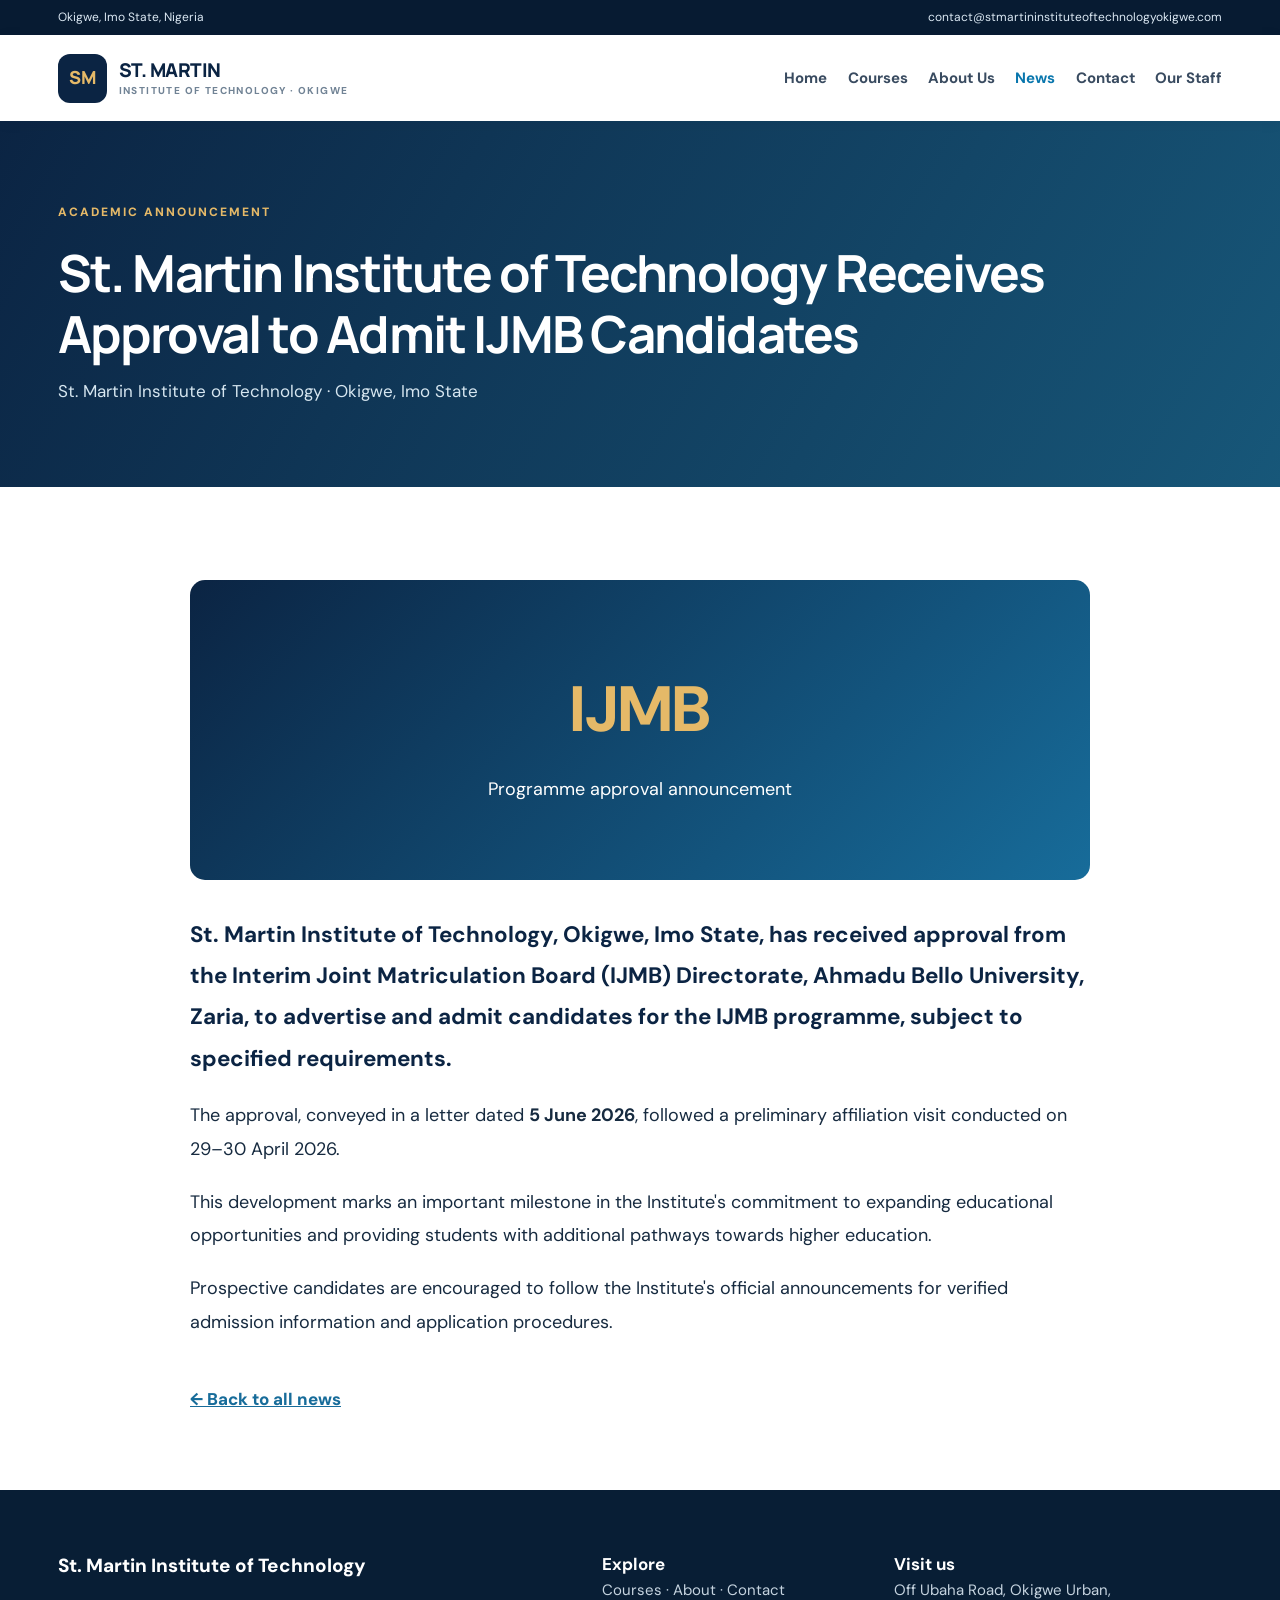
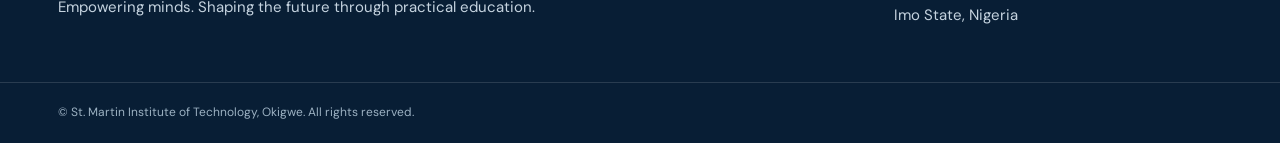
<file: blog/ijmb-approval/index.html>
<!DOCTYPE html>

<html lang="en"><head><meta charset="utf-8"/><meta content="width=device-width,initial-scale=1" name="viewport"/><meta content="#0b2443" name="theme-color"/><meta content="IJMB Directorate approval announcement for St. Martin Institute of Technology, Okigwe." name="description"/><title>St. Martin Institute of Technology Receives Approval to Admit IJMB Candidates | St. Martin Institute of Technology</title><style>@import url('https://fonts.googleapis.com/css2?family=DM+Sans:wght@400;500;600;700&family=Manrope:wght@400;500;600;700;800&display=swap');
:root{--navy:#0b2443;--navy2:#12395c;--blue:#176c9a;--gold:#e5b968;--ink:#172b40;--muted:#637487;--bg:#f4f7fa;--line:#e4eaf0}*{box-sizing:border-box}html{scroll-behavior:smooth}body{margin:0;color:var(--ink);background:white;font-family:'DM Sans',Arial,sans-serif;font-size:16px;line-height:1.7}h1,h2,h3,.logo{font-family:Manrope,Arial,sans-serif;line-height:1.2;letter-spacing:-.035em}h1,h2,h3{margin:0 0 20px}h1{font-size:clamp(2.6rem,5vw,4.8rem)}h2{font-size:clamp(1.8rem,3vw,2.8rem)}h3{font-size:1.25rem}p{margin:0 0 20px}a{color:inherit}img{max-width:100%}.wrap{max-width:1200px;margin:auto;padding:0 28px}.skip{position:absolute;left:-9999px}.skip:focus{left:12px;top:12px;z-index:20;background:white;padding:12px}.topline{background:#071b32;color:#dbe8f3;font-size:12px}.topline-inner{min-height:35px;display:flex;align-items:center;justify-content:space-between;gap:16px}.topline a{text-decoration:none}.site-header{background:white;position:relative;z-index:5;box-shadow:0 2px 12px #0a223612}.header-inner{display:flex;align-items:center;justify-content:space-between;min-height:90px;gap:20px}.logo{display:flex;align-items:center;gap:12px;text-decoration:none;font-weight:800;color:var(--navy);font-size:17px;letter-spacing:-.025em}.logo small{display:block;font-family:'DM Sans',sans-serif;font-size:9px;letter-spacing:.14em;color:#718395;margin-top:4px}.logo-mark{display:grid;place-items:center;width:49px;height:49px;border-radius:12px;background:var(--navy);color:var(--gold);font-size:18px}.site-header nav{display:flex;align-items:center;gap:27px}.site-header nav a{text-decoration:none;color:#394b60;font-size:13px;font-weight:700;white-space:nowrap}.site-header nav a:hover,.site-header nav a.active{color:#0876ad}.menu-toggle,.menu-button{display:none}.hero{background:linear-gradient(125deg,#0a2543 0%,#103c61 70%,#185a7b 100%);color:white;overflow:hidden}.hero-grid{display:grid;grid-template-columns:1.1fr 1fr;align-items:center;gap:65px;min-height:610px;padding-top:65px;padding-bottom:65px}.eyebrow{font-size:12px;letter-spacing:.17em;font-weight:800;color:#1675a6;margin-bottom:19px}.eyebrow.light{color:var(--gold)}.hero h1{max-width:650px;margin-bottom:25px}.hero h1 em{font-style:normal;color:var(--gold)}.hero p{max-width:530px;font-size:18px;color:#d5e4ef;line-height:1.8}.actions{display:flex;gap:12px;flex-wrap:wrap;margin:32px 0}.btn{display:inline-flex;align-items:center;justify-content:center;gap:18px;padding:14px 22px;border-radius:7px;text-decoration:none;font-size:14px;font-weight:800;transition:transform .2s}.btn:hover{transform:translateY(-2px)}.btn.primary{background:var(--gold);color:var(--navy)}.btn.ghost{border:1px solid #7c9bb6;color:white}.btn.dark{background:var(--navy);color:white}.btn.white{background:white;color:var(--navy)}.hero-note{font-size:12px;color:#a9c2d6;margin-top:45px}.hero-visual{position:relative}.hero-visual>img{display:block;width:100%;height:420px;object-fit:cover;border-radius:18px 18px 85px 18px;box-shadow:0 25px 70px #06182d80}.hero-tag{position:absolute;left:-30px;bottom:30px;background:white;color:var(--navy);padding:18px 23px;border-radius:10px;box-shadow:0 12px 30px #0003}.hero-tag strong,.hero-tag span{display:block}.hero-tag span{font-size:12px;color:var(--muted)}.section{padding:95px 0}.section-muted{background:var(--bg)}.section-head{display:flex;justify-content:space-between;align-items:end;gap:25px;margin-bottom:35px}.section-head h2{margin:0}.text-link{font-weight:800;text-decoration:none;color:#176c9a;white-space:nowrap}.cards,.contact-grid{display:grid;grid-template-columns:repeat(3,1fr);gap:22px}.course-card{border:1px solid var(--line);border-radius:13px;padding:33px;text-decoration:none;transition:box-shadow .2s,transform .2s;background:white}.course-card:hover{transform:translateY(-4px);box-shadow:0 18px 40px #122f4b16}.card-icon{display:grid;place-items:center;width:52px;height:52px;background:#eaf3f9;color:#176c9a;font-size:25px;border-radius:11px;margin-bottom:26px}.course-card h3{color:var(--navy)}.course-card p{color:var(--muted);font-size:14px}.course-card>span:last-child{color:#146d9d;font-size:13px;font-weight:800}.split{display:grid;grid-template-columns:1fr 1fr;gap:90px;align-items:center}.split p{color:var(--muted);font-size:17px}.photo-stack{position:relative;padding:0 55px 55px 0}.photo-main{width:100%;height:420px;object-fit:cover;border-radius:13px}.photo-small{position:absolute;right:0;bottom:0;width:44%;height:195px;object-fit:cover;border:8px solid var(--bg);border-radius:12px}.benefits{display:grid;grid-template-columns:1fr 1fr;gap:14px;font-size:14px;font-weight:700;margin:28px 0 35px}.cta{background:#14547a;color:white;padding:65px 0}.cta-inner{display:flex;justify-content:space-between;align-items:center;gap:35px}.cta h2{margin-bottom:10px}.cta p{color:#d5e8f1;margin:0}.page-banner{background:linear-gradient(120deg,#0b2443,#175779);padding:82px 0;color:white}.page-banner h1{font-size:clamp(2.4rem,4vw,3.8rem);margin-bottom:12px}.page-banner p{font-size:17px;color:#d6e6f0;margin:0}.program-grid{display:grid;grid-template-columns:repeat(3,1fr);gap:20px;margin-top:35px}.program{background:white;border:1px solid var(--line);padding:28px;border-radius:12px}.program-number{color:#1d7ca8;font-weight:800;font-size:13px}.program h2{font-size:19px;margin:15px 0}.program p{font-size:14px;color:var(--muted);margin:0}.application{background:#f0f5f8;border-radius:15px;padding:36px;margin-top:55px;max-width:900px}.application p{color:#53697c}.about-layout{display:grid;grid-template-columns:minmax(0,1.7fr) minmax(260px,.8fr);gap:65px}.prose{max-width:760px}.prose p,.prose li{color:#516578}.prose h2{font-size:27px;margin-top:36px}.prose li{margin-bottom:9px}.aside-photo img{border-radius:12px;width:100%;height:350px;object-fit:cover}.aside-note{margin-top:20px;background:#eaf3f9;padding:25px;border-radius:12px;color:var(--navy);font-weight:800}.aside-note small{color:var(--muted);font-weight:500}.contact-card{border:1px solid var(--line);border-radius:12px;padding:30px;overflow-wrap:anywhere}.contact-card h2{font-size:24px}.contact-card a{color:#176c9a}.muted{font-size:13px;color:var(--muted)}.staff-intro{max-width:650px;margin-bottom:35px}.staff-intro p{color:var(--muted)}.staff-grid{display:grid;grid-template-columns:repeat(3,1fr);gap:20px}.staff-card{padding:30px;background:var(--bg);border-radius:12px}.avatar{width:58px;height:58px;background:#dcecf5;border-radius:50%;display:grid;place-items:center;font-weight:800;color:#14547a;margin-bottom:22px}.staff-card h2{font-size:20px;margin-bottom:7px}.staff-card p{color:var(--muted);font-size:14px;margin:0}.empty-state{text-align:center;max-width:700px;padding-top:25px;padding-bottom:25px}.empty-state p{color:var(--muted)}footer{background:#081e35;color:#c5d3df;padding:60px 0 20px}.footer-grid{display:grid;grid-template-columns:2fr 1fr 1.3fr;gap:40px}.footer-title{font-weight:800;font-size:19px;color:white;margin-bottom:14px}.footer-grid p{font-size:14px}.footer-grid strong{color:white}.footer-grid a{text-decoration:none}.copyright{border-top:1px solid #ffffff22;margin-top:35px;padding-top:20px;font-size:12px;color:#9cb1c2}
@media(max-width:1000px){.header-inner{flex-wrap:wrap}.site-header nav{gap:15px}.hero-grid{gap:30px}.split{gap:40px}.program-grid{grid-template-columns:repeat(2,1fr)}}@media(max-width:760px){.wrap{padding:0 20px}.topline-inner{font-size:10px}.topline a{display:none}.header-inner{min-height:75px}.logo{font-size:14px}.logo small{font-size:8px}.menu-button{display:block;cursor:pointer;font-size:14px;font-weight:800}.site-header nav{display:none;width:100%;padding:0 0 20px;flex-direction:column;align-items:stretch;gap:0}.site-header nav a{padding:12px 5px;border-top:1px solid var(--line)}.menu-toggle:checked~nav{display:flex}.hero-grid,.split,.about-layout{grid-template-columns:1fr}.hero-grid{padding-top:65px;padding-bottom:70px}.hero-visual>img{height:320px}.hero-tag{left:12px}.hero-note{margin-top:25px}.section{padding:65px 0}.cards,.contact-grid,.staff-grid,.program-grid{grid-template-columns:1fr}.section-head,.cta-inner{align-items:start;flex-direction:column}.photo-stack{max-width:550px}.footer-grid{grid-template-columns:1fr;gap:12px}.page-banner{padding:65px 0}.benefits{grid-template-columns:1fr}.application{padding:25px}.hero h1{font-size:clamp(2.5rem,9vw,4rem)}}@media(prefers-reduced-motion:reduce){html{scroll-behavior:auto}.btn,.course-card{transition:none}}
/* Responsive refinement — 17 October 2026 */
:root{font-synthesis:none}
body{font-size:17px;line-height:1.65}
.wrap{width:min(100%,1440px);max-width:none;margin-inline:auto;padding-inline:clamp(20px,4.5vw,72px)}
.header-inner{min-height:86px}.logo{font-size:19px}.logo small{font-size:10px}
.site-header nav a{font-size:15px}.site-header nav{gap:clamp(12px,1.6vw,26px)}
.hero-grid{grid-template-columns:minmax(0,1.05fr) minmax(0,1fr);gap:clamp(30px,5vw,84px);min-height:570px}
.hero h1{font-size:clamp(2.9rem,4.5vw,5rem)}
.hero p{font-size:clamp(17px,1.4vw,20px)}
.hero-visual>img{height:clamp(340px,31vw,500px)}
.section{padding-block:clamp(64px,6vw,104px)}
.course-card{padding:clamp(24px,2.5vw,38px)}
.course-card p,.program p,.staff-card p{font-size:15px}
.split{gap:clamp(35px,6vw,100px)}
.photo-main{height:clamp(350px,32vw,500px)}
.footer-grid p{font-size:15px}
@media(min-width:1500px){.wrap{width:min(92%,1500px)}}
@media(max-width:1050px){.hero-grid{gap:32px;min-height:0}.header-inner{flex-wrap:wrap;row-gap:10px;padding-block:14px}.site-header nav{gap:15px}.site-header nav a{font-size:14px}.split{gap:36px}.cards{gap:16px}}
@media(max-width:800px){.wrap{padding-inline:24px}.header-inner{flex-wrap:wrap;min-height:76px}.menu-button{display:block;cursor:pointer;padding:9px 12px;border:1px solid var(--line);border-radius:8px;font-size:15px;font-weight:800}.site-header nav{display:none;width:100%;padding:8px 0 12px;flex-direction:column;align-items:stretch;gap:0}.site-header nav a{font-size:16px;padding:12px;border-top:1px solid var(--line)}.menu-toggle:checked~nav{display:flex}.hero-grid,.split,.about-layout{grid-template-columns:minmax(0,1fr)}.hero-grid{padding-block:60px;gap:40px}.hero h1{font-size:clamp(2.6rem,7vw,4.1rem)}.hero-visual>img{height:380px}.hero-tag{left:12px}.cards,.contact-grid,.staff-grid{grid-template-columns:repeat(2,minmax(0,1fr))}.program-grid{grid-template-columns:repeat(2,minmax(0,1fr))}.section-head,.cta-inner{align-items:flex-start;flex-direction:column}.footer-grid{grid-template-columns:1.5fr 1fr;gap:28px}.benefits{grid-template-columns:repeat(2,minmax(0,1fr))}}
@media(max-width:540px){body{font-size:16px}.wrap{padding-inline:18px}.topline-inner{min-height:30px}.topline a{display:none}.logo{font-size:15px;gap:8px}.logo small{font-size:8px;letter-spacing:.07em}.logo-mark{width:43px;height:43px;flex-shrink:0}.menu-button{font-size:13px}.hero-grid{padding-block:48px}.hero h1{font-size:clamp(2.3rem,10vw,3.4rem)}.hero p{font-size:17px}.hero-visual>img{height:270px}.hero-tag{padding:12px 15px;bottom:14px}.hero-note{margin-top:24px}.actions{gap:10px}.btn{padding:13px 17px}.section{padding-block:56px}.section-head{gap:12px}.cards,.contact-grid,.staff-grid,.program-grid,.footer-grid,.benefits{grid-template-columns:minmax(0,1fr)}.course-card{padding:25px}.photo-stack{padding:0 30px 38px 0}.photo-main{height:290px}.photo-small{height:135px;border-width:5px}.cta{padding-block:48px}.page-banner{padding-block:58px}.application{padding:22px}.contact-card{padding:22px}}
@media(max-width:360px){.logo{font-size:13px}.logo small{font-size:7px}.wrap{padding-inline:14px}}
</style><link href="/styles.css" rel="stylesheet"/></head><body><a class="skip" href="#content">Skip to content</a><div class="topline"><div class="wrap topline-inner"><span>Okigwe, Imo State, Nigeria</span><a href="mailto:contact@stmartininstituteoftechnologyokigwe.com">contact@stmartininstituteoftechnologyokigwe.com</a></div></div><header class="site-header"><div class="wrap header-inner"><a aria-label="St. Martin Institute of Technology homepage" class="logo" href="/"><span class="logo-mark">SM</span><span>ST. MARTIN <small>INSTITUTE OF TECHNOLOGY · OKIGWE</small></span></a><input class="menu-toggle" id="menu-toggle" type="checkbox"/><label aria-label="Toggle navigation" class="menu-button" for="menu-toggle">☰ Menu</label><nav aria-label="Main navigation"><a class="" href="/">Home</a><a class="" href="/course/">Courses</a><a class="" href="/about-us/">About Us</a><a class="active" href="/blog/">News</a><a class="" href="/contact-us/">Contact</a><a class="" href="/our-staff/">Our Staff</a></nav></div></header><main id="content"><section class="page-banner"><div class="wrap"><div class="eyebrow light">ACADEMIC ANNOUNCEMENT</div><h1>St. Martin Institute of Technology Receives Approval to Admit IJMB Candidates</h1><p>St. Martin Institute of Technology · Okigwe, Imo State</p></div></section><section class="section"><div class="wrap"><article class="news-article"><div class="news-graphic article-graphic"><div><span>IJMB</span><small>Programme approval announcement</small></div></div><p class="lead">St. Martin Institute of Technology, Okigwe, Imo State, has received approval from the Interim Joint Matriculation Board (IJMB) Directorate, Ahmadu Bello University, Zaria, to advertise and admit candidates for the IJMB programme, subject to specified requirements.</p><p>The approval, conveyed in a letter dated <strong>5 June 2026</strong>, followed a preliminary affiliation visit conducted on 29–30 April 2026.</p><p>This development marks an important milestone in the Institute's commitment to expanding educational opportunities and providing students with additional pathways towards higher education.</p><p>Prospective candidates are encouraged to follow the Institute's official announcements for verified admission information and application procedures.</p><a class="back-link" href="/blog/">← Back to all news</a></article></div></section></main><footer><div class="wrap footer-grid"><div><div class="footer-title">St. Martin Institute of Technology</div><p>Empowering minds. Shaping the future through practical education.</p></div><div><strong>Explore</strong><p><a href="/course/">Courses</a> · <a href="/about-us/">About</a> · <a href="/contact-us/">Contact</a></p></div><div><strong>Visit us</strong><p>Off Ubaha Road, Okigwe Urban,<br/>Imo State, Nigeria</p></div></div><div class="wrap copyright">© St. Martin Institute of Technology, Okigwe. All rights reserved.</div></footer></body></html>
</file>
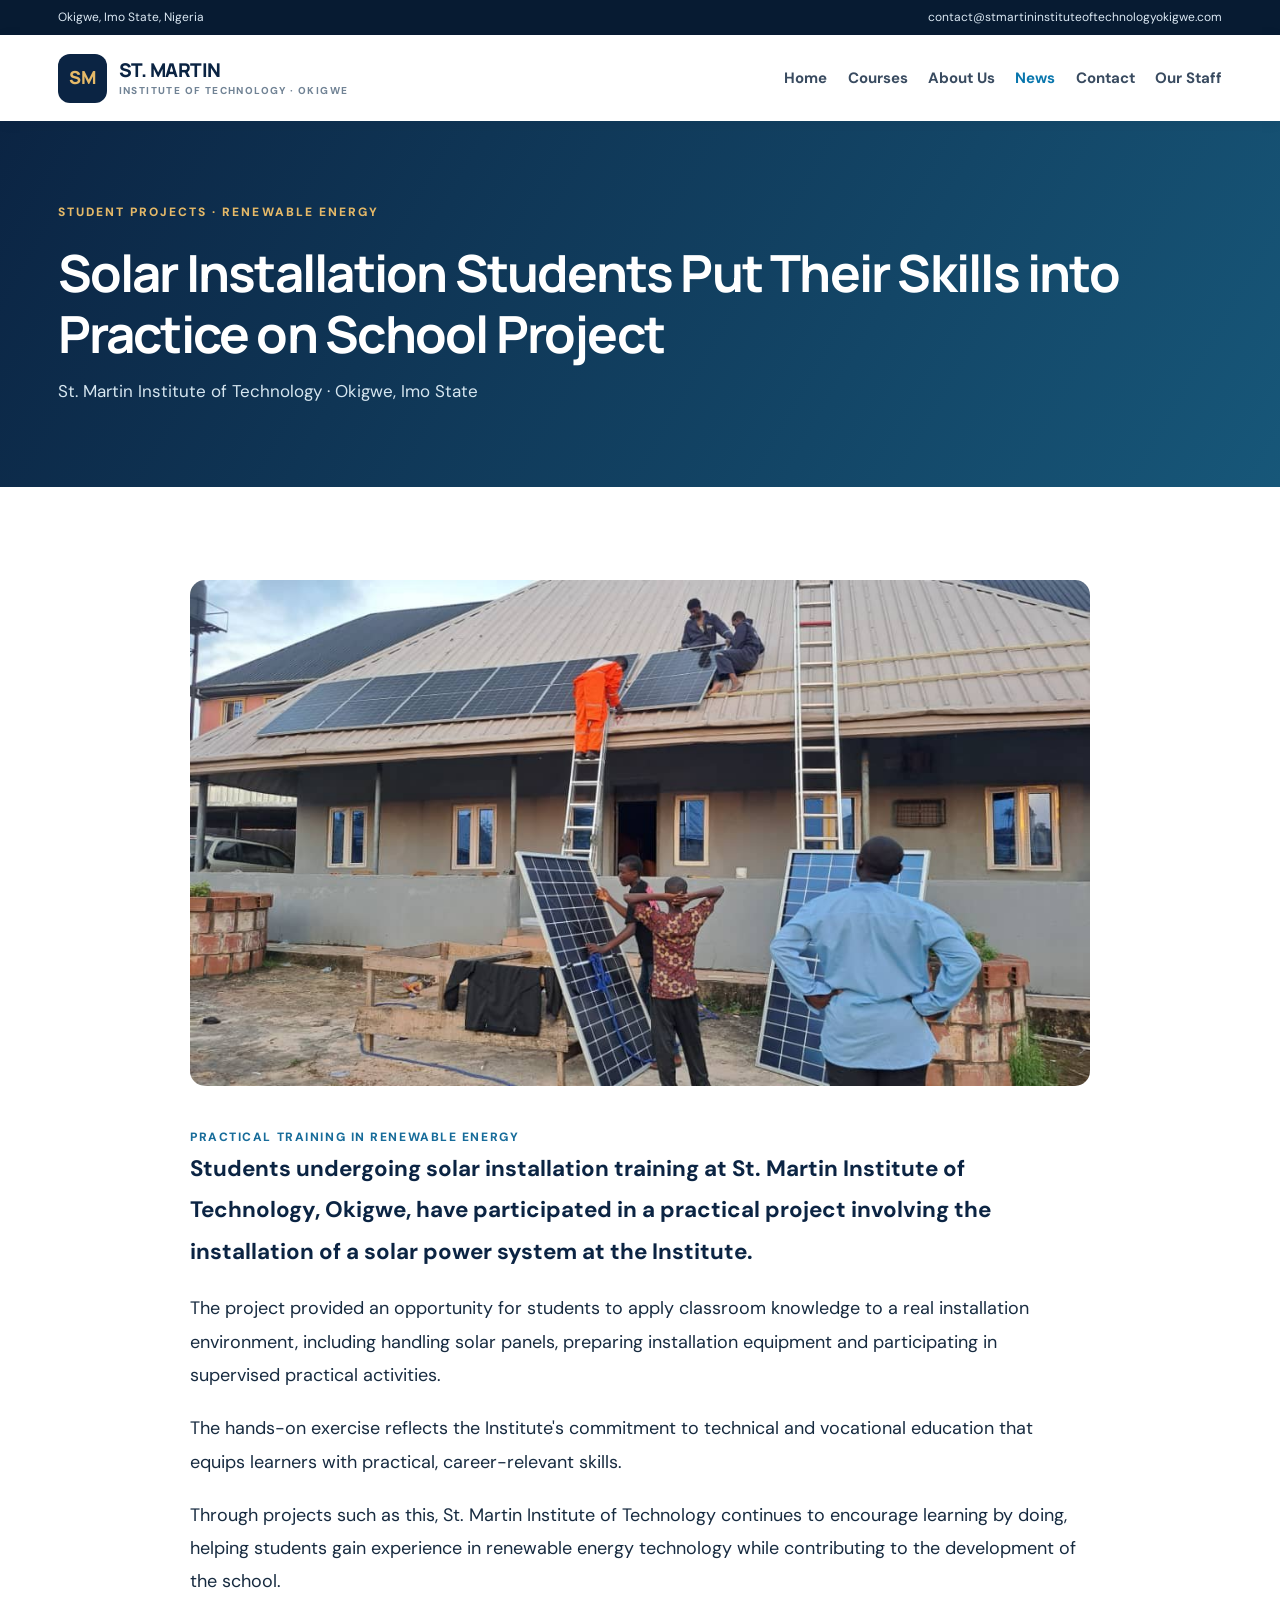
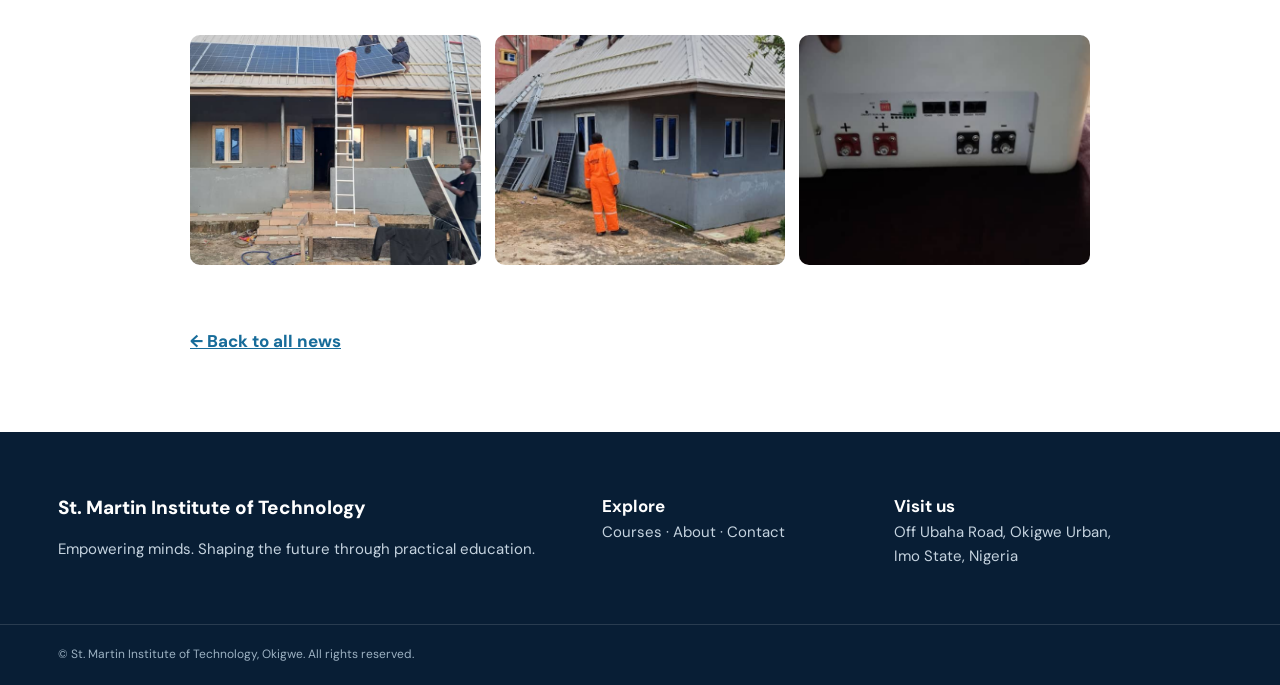
<file: blog/solar-installation-project/index.html>
<!DOCTYPE html>

<html lang="en"><head><meta charset="utf-8"/><meta content="width=device-width,initial-scale=1" name="viewport"/><meta content="#0b2443" name="theme-color"/><meta content="Solar installation students take part in a practical renewable energy project at St. Martin Institute of Technology, Okigwe." name="description"/><title>Solar Installation Students Put Their Skills into Practice on School Project | St. Martin Institute of Technology</title><style>@import url('https://fonts.googleapis.com/css2?family=DM+Sans:wght@400;500;600;700&family=Manrope:wght@400;500;600;700;800&display=swap');
:root{--navy:#0b2443;--navy2:#12395c;--blue:#176c9a;--gold:#e5b968;--ink:#172b40;--muted:#637487;--bg:#f4f7fa;--line:#e4eaf0}*{box-sizing:border-box}html{scroll-behavior:smooth}body{margin:0;color:var(--ink);background:white;font-family:'DM Sans',Arial,sans-serif;font-size:16px;line-height:1.7}h1,h2,h3,.logo{font-family:Manrope,Arial,sans-serif;line-height:1.2;letter-spacing:-.035em}h1,h2,h3{margin:0 0 20px}h1{font-size:clamp(2.6rem,5vw,4.8rem)}h2{font-size:clamp(1.8rem,3vw,2.8rem)}h3{font-size:1.25rem}p{margin:0 0 20px}a{color:inherit}img{max-width:100%}.wrap{max-width:1200px;margin:auto;padding:0 28px}.skip{position:absolute;left:-9999px}.skip:focus{left:12px;top:12px;z-index:20;background:white;padding:12px}.topline{background:#071b32;color:#dbe8f3;font-size:12px}.topline-inner{min-height:35px;display:flex;align-items:center;justify-content:space-between;gap:16px}.topline a{text-decoration:none}.site-header{background:white;position:relative;z-index:5;box-shadow:0 2px 12px #0a223612}.header-inner{display:flex;align-items:center;justify-content:space-between;min-height:90px;gap:20px}.logo{display:flex;align-items:center;gap:12px;text-decoration:none;font-weight:800;color:var(--navy);font-size:17px;letter-spacing:-.025em}.logo small{display:block;font-family:'DM Sans',sans-serif;font-size:9px;letter-spacing:.14em;color:#718395;margin-top:4px}.logo-mark{display:grid;place-items:center;width:49px;height:49px;border-radius:12px;background:var(--navy);color:var(--gold);font-size:18px}.site-header nav{display:flex;align-items:center;gap:27px}.site-header nav a{text-decoration:none;color:#394b60;font-size:13px;font-weight:700;white-space:nowrap}.site-header nav a:hover,.site-header nav a.active{color:#0876ad}.menu-toggle,.menu-button{display:none}.hero{background:linear-gradient(125deg,#0a2543 0%,#103c61 70%,#185a7b 100%);color:white;overflow:hidden}.hero-grid{display:grid;grid-template-columns:1.1fr 1fr;align-items:center;gap:65px;min-height:610px;padding-top:65px;padding-bottom:65px}.eyebrow{font-size:12px;letter-spacing:.17em;font-weight:800;color:#1675a6;margin-bottom:19px}.eyebrow.light{color:var(--gold)}.hero h1{max-width:650px;margin-bottom:25px}.hero h1 em{font-style:normal;color:var(--gold)}.hero p{max-width:530px;font-size:18px;color:#d5e4ef;line-height:1.8}.actions{display:flex;gap:12px;flex-wrap:wrap;margin:32px 0}.btn{display:inline-flex;align-items:center;justify-content:center;gap:18px;padding:14px 22px;border-radius:7px;text-decoration:none;font-size:14px;font-weight:800;transition:transform .2s}.btn:hover{transform:translateY(-2px)}.btn.primary{background:var(--gold);color:var(--navy)}.btn.ghost{border:1px solid #7c9bb6;color:white}.btn.dark{background:var(--navy);color:white}.btn.white{background:white;color:var(--navy)}.hero-note{font-size:12px;color:#a9c2d6;margin-top:45px}.hero-visual{position:relative}.hero-visual>img{display:block;width:100%;height:420px;object-fit:cover;border-radius:18px 18px 85px 18px;box-shadow:0 25px 70px #06182d80}.hero-tag{position:absolute;left:-30px;bottom:30px;background:white;color:var(--navy);padding:18px 23px;border-radius:10px;box-shadow:0 12px 30px #0003}.hero-tag strong,.hero-tag span{display:block}.hero-tag span{font-size:12px;color:var(--muted)}.section{padding:95px 0}.section-muted{background:var(--bg)}.section-head{display:flex;justify-content:space-between;align-items:end;gap:25px;margin-bottom:35px}.section-head h2{margin:0}.text-link{font-weight:800;text-decoration:none;color:#176c9a;white-space:nowrap}.cards,.contact-grid{display:grid;grid-template-columns:repeat(3,1fr);gap:22px}.course-card{border:1px solid var(--line);border-radius:13px;padding:33px;text-decoration:none;transition:box-shadow .2s,transform .2s;background:white}.course-card:hover{transform:translateY(-4px);box-shadow:0 18px 40px #122f4b16}.card-icon{display:grid;place-items:center;width:52px;height:52px;background:#eaf3f9;color:#176c9a;font-size:25px;border-radius:11px;margin-bottom:26px}.course-card h3{color:var(--navy)}.course-card p{color:var(--muted);font-size:14px}.course-card>span:last-child{color:#146d9d;font-size:13px;font-weight:800}.split{display:grid;grid-template-columns:1fr 1fr;gap:90px;align-items:center}.split p{color:var(--muted);font-size:17px}.photo-stack{position:relative;padding:0 55px 55px 0}.photo-main{width:100%;height:420px;object-fit:cover;border-radius:13px}.photo-small{position:absolute;right:0;bottom:0;width:44%;height:195px;object-fit:cover;border:8px solid var(--bg);border-radius:12px}.benefits{display:grid;grid-template-columns:1fr 1fr;gap:14px;font-size:14px;font-weight:700;margin:28px 0 35px}.cta{background:#14547a;color:white;padding:65px 0}.cta-inner{display:flex;justify-content:space-between;align-items:center;gap:35px}.cta h2{margin-bottom:10px}.cta p{color:#d5e8f1;margin:0}.page-banner{background:linear-gradient(120deg,#0b2443,#175779);padding:82px 0;color:white}.page-banner h1{font-size:clamp(2.4rem,4vw,3.8rem);margin-bottom:12px}.page-banner p{font-size:17px;color:#d6e6f0;margin:0}.program-grid{display:grid;grid-template-columns:repeat(3,1fr);gap:20px;margin-top:35px}.program{background:white;border:1px solid var(--line);padding:28px;border-radius:12px}.program-number{color:#1d7ca8;font-weight:800;font-size:13px}.program h2{font-size:19px;margin:15px 0}.program p{font-size:14px;color:var(--muted);margin:0}.application{background:#f0f5f8;border-radius:15px;padding:36px;margin-top:55px;max-width:900px}.application p{color:#53697c}.about-layout{display:grid;grid-template-columns:minmax(0,1.7fr) minmax(260px,.8fr);gap:65px}.prose{max-width:760px}.prose p,.prose li{color:#516578}.prose h2{font-size:27px;margin-top:36px}.prose li{margin-bottom:9px}.aside-photo img{border-radius:12px;width:100%;height:350px;object-fit:cover}.aside-note{margin-top:20px;background:#eaf3f9;padding:25px;border-radius:12px;color:var(--navy);font-weight:800}.aside-note small{color:var(--muted);font-weight:500}.contact-card{border:1px solid var(--line);border-radius:12px;padding:30px;overflow-wrap:anywhere}.contact-card h2{font-size:24px}.contact-card a{color:#176c9a}.muted{font-size:13px;color:var(--muted)}.staff-intro{max-width:650px;margin-bottom:35px}.staff-intro p{color:var(--muted)}.staff-grid{display:grid;grid-template-columns:repeat(3,1fr);gap:20px}.staff-card{padding:30px;background:var(--bg);border-radius:12px}.avatar{width:58px;height:58px;background:#dcecf5;border-radius:50%;display:grid;place-items:center;font-weight:800;color:#14547a;margin-bottom:22px}.staff-card h2{font-size:20px;margin-bottom:7px}.staff-card p{color:var(--muted);font-size:14px;margin:0}.empty-state{text-align:center;max-width:700px;padding-top:25px;padding-bottom:25px}.empty-state p{color:var(--muted)}footer{background:#081e35;color:#c5d3df;padding:60px 0 20px}.footer-grid{display:grid;grid-template-columns:2fr 1fr 1.3fr;gap:40px}.footer-title{font-weight:800;font-size:19px;color:white;margin-bottom:14px}.footer-grid p{font-size:14px}.footer-grid strong{color:white}.footer-grid a{text-decoration:none}.copyright{border-top:1px solid #ffffff22;margin-top:35px;padding-top:20px;font-size:12px;color:#9cb1c2}
@media(max-width:1000px){.header-inner{flex-wrap:wrap}.site-header nav{gap:15px}.hero-grid{gap:30px}.split{gap:40px}.program-grid{grid-template-columns:repeat(2,1fr)}}@media(max-width:760px){.wrap{padding:0 20px}.topline-inner{font-size:10px}.topline a{display:none}.header-inner{min-height:75px}.logo{font-size:14px}.logo small{font-size:8px}.menu-button{display:block;cursor:pointer;font-size:14px;font-weight:800}.site-header nav{display:none;width:100%;padding:0 0 20px;flex-direction:column;align-items:stretch;gap:0}.site-header nav a{padding:12px 5px;border-top:1px solid var(--line)}.menu-toggle:checked~nav{display:flex}.hero-grid,.split,.about-layout{grid-template-columns:1fr}.hero-grid{padding-top:65px;padding-bottom:70px}.hero-visual>img{height:320px}.hero-tag{left:12px}.hero-note{margin-top:25px}.section{padding:65px 0}.cards,.contact-grid,.staff-grid,.program-grid{grid-template-columns:1fr}.section-head,.cta-inner{align-items:start;flex-direction:column}.photo-stack{max-width:550px}.footer-grid{grid-template-columns:1fr;gap:12px}.page-banner{padding:65px 0}.benefits{grid-template-columns:1fr}.application{padding:25px}.hero h1{font-size:clamp(2.5rem,9vw,4rem)}}@media(prefers-reduced-motion:reduce){html{scroll-behavior:auto}.btn,.course-card{transition:none}}
/* Responsive refinement — 17 October 2026 */
:root{font-synthesis:none}
body{font-size:17px;line-height:1.65}
.wrap{width:min(100%,1440px);max-width:none;margin-inline:auto;padding-inline:clamp(20px,4.5vw,72px)}
.header-inner{min-height:86px}.logo{font-size:19px}.logo small{font-size:10px}
.site-header nav a{font-size:15px}.site-header nav{gap:clamp(12px,1.6vw,26px)}
.hero-grid{grid-template-columns:minmax(0,1.05fr) minmax(0,1fr);gap:clamp(30px,5vw,84px);min-height:570px}
.hero h1{font-size:clamp(2.9rem,4.5vw,5rem)}
.hero p{font-size:clamp(17px,1.4vw,20px)}
.hero-visual>img{height:clamp(340px,31vw,500px)}
.section{padding-block:clamp(64px,6vw,104px)}
.course-card{padding:clamp(24px,2.5vw,38px)}
.course-card p,.program p,.staff-card p{font-size:15px}
.split{gap:clamp(35px,6vw,100px)}
.photo-main{height:clamp(350px,32vw,500px)}
.footer-grid p{font-size:15px}
@media(min-width:1500px){.wrap{width:min(92%,1500px)}}
@media(max-width:1050px){.hero-grid{gap:32px;min-height:0}.header-inner{flex-wrap:wrap;row-gap:10px;padding-block:14px}.site-header nav{gap:15px}.site-header nav a{font-size:14px}.split{gap:36px}.cards{gap:16px}}
@media(max-width:800px){.wrap{padding-inline:24px}.header-inner{flex-wrap:wrap;min-height:76px}.menu-button{display:block;cursor:pointer;padding:9px 12px;border:1px solid var(--line);border-radius:8px;font-size:15px;font-weight:800}.site-header nav{display:none;width:100%;padding:8px 0 12px;flex-direction:column;align-items:stretch;gap:0}.site-header nav a{font-size:16px;padding:12px;border-top:1px solid var(--line)}.menu-toggle:checked~nav{display:flex}.hero-grid,.split,.about-layout{grid-template-columns:minmax(0,1fr)}.hero-grid{padding-block:60px;gap:40px}.hero h1{font-size:clamp(2.6rem,7vw,4.1rem)}.hero-visual>img{height:380px}.hero-tag{left:12px}.cards,.contact-grid,.staff-grid{grid-template-columns:repeat(2,minmax(0,1fr))}.program-grid{grid-template-columns:repeat(2,minmax(0,1fr))}.section-head,.cta-inner{align-items:flex-start;flex-direction:column}.footer-grid{grid-template-columns:1.5fr 1fr;gap:28px}.benefits{grid-template-columns:repeat(2,minmax(0,1fr))}}
@media(max-width:540px){body{font-size:16px}.wrap{padding-inline:18px}.topline-inner{min-height:30px}.topline a{display:none}.logo{font-size:15px;gap:8px}.logo small{font-size:8px;letter-spacing:.07em}.logo-mark{width:43px;height:43px;flex-shrink:0}.menu-button{font-size:13px}.hero-grid{padding-block:48px}.hero h1{font-size:clamp(2.3rem,10vw,3.4rem)}.hero p{font-size:17px}.hero-visual>img{height:270px}.hero-tag{padding:12px 15px;bottom:14px}.hero-note{margin-top:24px}.actions{gap:10px}.btn{padding:13px 17px}.section{padding-block:56px}.section-head{gap:12px}.cards,.contact-grid,.staff-grid,.program-grid,.footer-grid,.benefits{grid-template-columns:minmax(0,1fr)}.course-card{padding:25px}.photo-stack{padding:0 30px 38px 0}.photo-main{height:290px}.photo-small{height:135px;border-width:5px}.cta{padding-block:48px}.page-banner{padding-block:58px}.application{padding:22px}.contact-card{padding:22px}}
@media(max-width:360px){.logo{font-size:13px}.logo small{font-size:7px}.wrap{padding-inline:14px}}
</style><link href="/styles.css" rel="stylesheet"/></head><body><a class="skip" href="#content">Skip to content</a><div class="topline"><div class="wrap topline-inner"><span>Okigwe, Imo State, Nigeria</span><a href="mailto:contact@stmartininstituteoftechnologyokigwe.com">contact@stmartininstituteoftechnologyokigwe.com</a></div></div><header class="site-header"><div class="wrap header-inner"><a aria-label="St. Martin Institute of Technology homepage" class="logo" href="/"><span class="logo-mark">SM</span><span>ST. MARTIN <small>INSTITUTE OF TECHNOLOGY · OKIGWE</small></span></a><input class="menu-toggle" id="menu-toggle" type="checkbox"/><label aria-label="Toggle navigation" class="menu-button" for="menu-toggle">☰ Menu</label><nav aria-label="Main navigation"><a class="" href="/">Home</a><a class="" href="/course/">Courses</a><a class="" href="/about-us/">About Us</a><a class="active" href="/blog/">News</a><a class="" href="/contact-us/">Contact</a><a class="" href="/our-staff/">Our Staff</a></nav></div></header><main id="content"><section class="page-banner"><div class="wrap"><div class="eyebrow light">STUDENT PROJECTS · RENEWABLE ENERGY</div><h1>Solar Installation Students Put Their Skills into Practice on School Project</h1><p>St. Martin Institute of Technology · Okigwe, Imo State</p></div></section><section class="section"><div class="wrap"><article class="news-article"><img alt="Solar panels being installed on the roof of the school building" class="news-cover" src="/assets/news/solar-installation-featured.jpg"/><div class="news-label">Practical training in renewable energy</div><p class="lead">Students undergoing solar installation training at St. Martin Institute of Technology, Okigwe, have participated in a practical project involving the installation of a solar power system at the Institute.</p><p>The project provided an opportunity for students to apply classroom knowledge to a real installation environment, including handling solar panels, preparing installation equipment and participating in supervised practical activities.</p><p>The hands-on exercise reflects the Institute's commitment to technical and vocational education that equips learners with practical, career-relevant skills.</p><p>Through projects such as this, St. Martin Institute of Technology continues to encourage learning by doing, helping students gain experience in renewable energy technology while contributing to the development of the school.</p><div class="news-gallery"><img alt="Solar panels and ladders at the school installation site" loading="lazy" src="/assets/news/solar-installation-progress.jpg"/><img alt="Students participating in a practical technical training session" loading="lazy" src="/assets/news/solar-installation-training.jpg"/><img alt="Solar power equipment connections" loading="lazy" src="/assets/news/solar-equipment.jpg"/></div><a class="back-link" href="/blog/">← Back to all news</a></article></div></section></main><footer><div class="wrap footer-grid"><div><div class="footer-title">St. Martin Institute of Technology</div><p>Empowering minds. Shaping the future through practical education.</p></div><div><strong>Explore</strong><p><a href="/course/">Courses</a> · <a href="/about-us/">About</a> · <a href="/contact-us/">Contact</a></p></div><div><strong>Visit us</strong><p>Off Ubaha Road, Okigwe Urban,<br/>Imo State, Nigeria</p></div></div><div class="wrap copyright">© St. Martin Institute of Technology, Okigwe. All rights reserved.</div></footer></body></html>
</file>
<file: styles.css>
@import url('https://fonts.googleapis.com/css2?family=DM+Sans:wght@400;500;600;700&family=Manrope:wght@400;500;600;700;800&display=swap');
:root{--navy:#0b2443;--navy2:#12395c;--blue:#176c9a;--gold:#e5b968;--ink:#172b40;--muted:#637487;--bg:#f4f7fa;--line:#e4eaf0}*{box-sizing:border-box}html{scroll-behavior:smooth}body{margin:0;color:var(--ink);background:white;font-family:'DM Sans',Arial,sans-serif;font-size:16px;line-height:1.7}h1,h2,h3,.logo{font-family:Manrope,Arial,sans-serif;line-height:1.2;letter-spacing:-.035em}h1,h2,h3{margin:0 0 20px}h1{font-size:clamp(2.6rem,5vw,4.8rem)}h2{font-size:clamp(1.8rem,3vw,2.8rem)}h3{font-size:1.25rem}p{margin:0 0 20px}a{color:inherit}img{max-width:100%}.wrap{max-width:1200px;margin:auto;padding:0 28px}.skip{position:absolute;left:-9999px}.skip:focus{left:12px;top:12px;z-index:20;background:white;padding:12px}.topline{background:#071b32;color:#dbe8f3;font-size:12px}.topline-inner{min-height:35px;display:flex;align-items:center;justify-content:space-between;gap:16px}.topline a{text-decoration:none}.site-header{background:white;position:relative;z-index:5;box-shadow:0 2px 12px #0a223612}.header-inner{display:flex;align-items:center;justify-content:space-between;min-height:90px;gap:20px}.logo{display:flex;align-items:center;gap:12px;text-decoration:none;font-weight:800;color:var(--navy);font-size:17px;letter-spacing:-.025em}.logo small{display:block;font-family:'DM Sans',sans-serif;font-size:9px;letter-spacing:.14em;color:#718395;margin-top:4px}.logo-mark{display:grid;place-items:center;width:49px;height:49px;border-radius:12px;background:var(--navy);color:var(--gold);font-size:18px}.site-header nav{display:flex;align-items:center;gap:27px}.site-header nav a{text-decoration:none;color:#394b60;font-size:13px;font-weight:700;white-space:nowrap}.site-header nav a:hover,.site-header nav a.active{color:#0876ad}.menu-toggle,.menu-button{display:none}.hero{background:linear-gradient(125deg,#0a2543 0%,#103c61 70%,#185a7b 100%);color:white;overflow:hidden}.hero-grid{display:grid;grid-template-columns:1.1fr 1fr;align-items:center;gap:65px;min-height:610px;padding-top:65px;padding-bottom:65px}.eyebrow{font-size:12px;letter-spacing:.17em;font-weight:800;color:#1675a6;margin-bottom:19px}.eyebrow.light{color:var(--gold)}.hero h1{max-width:650px;margin-bottom:25px}.hero h1 em{font-style:normal;color:var(--gold)}.hero p{max-width:530px;font-size:18px;color:#d5e4ef;line-height:1.8}.actions{display:flex;gap:12px;flex-wrap:wrap;margin:32px 0}.btn{display:inline-flex;align-items:center;justify-content:center;gap:18px;padding:14px 22px;border-radius:7px;text-decoration:none;font-size:14px;font-weight:800;transition:transform .2s}.btn:hover{transform:translateY(-2px)}.btn.primary{background:var(--gold);color:var(--navy)}.btn.ghost{border:1px solid #7c9bb6;color:white}.btn.dark{background:var(--navy);color:white}.btn.white{background:white;color:var(--navy)}.hero-note{font-size:12px;color:#a9c2d6;margin-top:45px}.hero-visual{position:relative}.hero-visual>img{display:block;width:100%;height:420px;object-fit:cover;border-radius:18px 18px 85px 18px;box-shadow:0 25px 70px #06182d80}.hero-tag{position:absolute;left:-30px;bottom:30px;background:white;color:var(--navy);padding:18px 23px;border-radius:10px;box-shadow:0 12px 30px #0003}.hero-tag strong,.hero-tag span{display:block}.hero-tag span{font-size:12px;color:var(--muted)}.section{padding:95px 0}.section-muted{background:var(--bg)}.section-head{display:flex;justify-content:space-between;align-items:end;gap:25px;margin-bottom:35px}.section-head h2{margin:0}.text-link{font-weight:800;text-decoration:none;color:#176c9a;white-space:nowrap}.cards,.contact-grid{display:grid;grid-template-columns:repeat(3,1fr);gap:22px}.course-card{border:1px solid var(--line);border-radius:13px;padding:33px;text-decoration:none;transition:box-shadow .2s,transform .2s;background:white}.course-card:hover{transform:translateY(-4px);box-shadow:0 18px 40px #122f4b16}.card-icon{display:grid;place-items:center;width:52px;height:52px;background:#eaf3f9;color:#176c9a;font-size:25px;border-radius:11px;margin-bottom:26px}.course-card h3{color:var(--navy)}.course-card p{color:var(--muted);font-size:14px}.course-card>span:last-child{color:#146d9d;font-size:13px;font-weight:800}.split{display:grid;grid-template-columns:1fr 1fr;gap:90px;align-items:center}.split p{color:var(--muted);font-size:17px}.photo-stack{position:relative;padding:0 55px 55px 0}.photo-main{width:100%;height:420px;object-fit:cover;border-radius:13px}.photo-small{position:absolute;right:0;bottom:0;width:44%;height:195px;object-fit:cover;border:8px solid var(--bg);border-radius:12px}.benefits{display:grid;grid-template-columns:1fr 1fr;gap:14px;font-size:14px;font-weight:700;margin:28px 0 35px}.cta{background:#14547a;color:white;padding:65px 0}.cta-inner{display:flex;justify-content:space-between;align-items:center;gap:35px}.cta h2{margin-bottom:10px}.cta p{color:#d5e8f1;margin:0}.page-banner{background:linear-gradient(120deg,#0b2443,#175779);padding:82px 0;color:white}.page-banner h1{font-size:clamp(2.4rem,4vw,3.8rem);margin-bottom:12px}.page-banner p{font-size:17px;color:#d6e6f0;margin:0}.program-grid{display:grid;grid-template-columns:repeat(3,1fr);gap:20px;margin-top:35px}.program{background:white;border:1px solid var(--line);padding:28px;border-radius:12px}.program-number{color:#1d7ca8;font-weight:800;font-size:13px}.program h2{font-size:19px;margin:15px 0}.program p{font-size:14px;color:var(--muted);margin:0}.application{background:#f0f5f8;border-radius:15px;padding:36px;margin-top:55px;max-width:900px}.application p{color:#53697c}.about-layout{display:grid;grid-template-columns:minmax(0,1.7fr) minmax(260px,.8fr);gap:65px}.prose{max-width:760px}.prose p,.prose li{color:#516578}.prose h2{font-size:27px;margin-top:36px}.prose li{margin-bottom:9px}.aside-photo img{border-radius:12px;width:100%;height:350px;object-fit:cover}.aside-note{margin-top:20px;background:#eaf3f9;padding:25px;border-radius:12px;color:var(--navy);font-weight:800}.aside-note small{color:var(--muted);font-weight:500}.contact-card{border:1px solid var(--line);border-radius:12px;padding:30px;overflow-wrap:anywhere}.contact-card h2{font-size:24px}.contact-card a{color:#176c9a}.muted{font-size:13px;color:var(--muted)}.staff-intro{max-width:650px;margin-bottom:35px}.staff-intro p{color:var(--muted)}.staff-grid{display:grid;grid-template-columns:repeat(3,1fr);gap:20px}.staff-card{padding:30px;background:var(--bg);border-radius:12px}.avatar{width:58px;height:58px;background:#dcecf5;border-radius:50%;display:grid;place-items:center;font-weight:800;color:#14547a;margin-bottom:22px}.staff-card h2{font-size:20px;margin-bottom:7px}.staff-card p{color:var(--muted);font-size:14px;margin:0}.empty-state{text-align:center;max-width:700px;padding-top:25px;padding-bottom:25px}.empty-state p{color:var(--muted)}footer{background:#081e35;color:#c5d3df;padding:60px 0 20px}.footer-grid{display:grid;grid-template-columns:2fr 1fr 1.3fr;gap:40px}.footer-title{font-weight:800;font-size:19px;color:white;margin-bottom:14px}.footer-grid p{font-size:14px}.footer-grid strong{color:white}.footer-grid a{text-decoration:none}.copyright{border-top:1px solid #ffffff22;margin-top:35px;padding-top:20px;font-size:12px;color:#9cb1c2}
@media(max-width:1000px){.header-inner{flex-wrap:wrap}.site-header nav{gap:15px}.hero-grid{gap:30px}.split{gap:40px}.program-grid{grid-template-columns:repeat(2,1fr)}}@media(max-width:760px){.wrap{padding:0 20px}.topline-inner{font-size:10px}.topline a{display:none}.header-inner{min-height:75px}.logo{font-size:14px}.logo small{font-size:8px}.menu-button{display:block;cursor:pointer;font-size:14px;font-weight:800}.site-header nav{display:none;width:100%;padding:0 0 20px;flex-direction:column;align-items:stretch;gap:0}.site-header nav a{padding:12px 5px;border-top:1px solid var(--line)}.menu-toggle:checked~nav{display:flex}.hero-grid,.split,.about-layout{grid-template-columns:1fr}.hero-grid{padding-top:65px;padding-bottom:70px}.hero-visual>img{height:320px}.hero-tag{left:12px}.hero-note{margin-top:25px}.section{padding:65px 0}.cards,.contact-grid,.staff-grid,.program-grid{grid-template-columns:1fr}.section-head,.cta-inner{align-items:start;flex-direction:column}.photo-stack{max-width:550px}.footer-grid{grid-template-columns:1fr;gap:12px}.page-banner{padding:65px 0}.benefits{grid-template-columns:1fr}.application{padding:25px}.hero h1{font-size:clamp(2.5rem,9vw,4rem)}}@media(prefers-reduced-motion:reduce){html{scroll-behavior:auto}.btn,.course-card{transition:none}}
/* Responsive refinement — 17 October 2026 */
:root{font-synthesis:none}
body{font-size:17px;line-height:1.65}
.wrap{width:min(100%,1440px);max-width:none;margin-inline:auto;padding-inline:clamp(20px,4.5vw,72px)}
.header-inner{min-height:86px}.logo{font-size:19px}.logo small{font-size:10px}
.site-header nav a{font-size:15px}.site-header nav{gap:clamp(12px,1.6vw,26px)}
.hero-grid{grid-template-columns:minmax(0,1.05fr) minmax(0,1fr);gap:clamp(30px,5vw,84px);min-height:570px}
.hero h1{font-size:clamp(2.9rem,4.5vw,5rem)}
.hero p{font-size:clamp(17px,1.4vw,20px)}
.hero-visual>img{height:clamp(340px,31vw,500px)}
.section{padding-block:clamp(64px,6vw,104px)}
.course-card{padding:clamp(24px,2.5vw,38px)}
.course-card p,.program p,.staff-card p{font-size:15px}
.split{gap:clamp(35px,6vw,100px)}
.photo-main{height:clamp(350px,32vw,500px)}
.footer-grid p{font-size:15px}
@media(min-width:1500px){.wrap{width:min(92%,1500px)}}
@media(max-width:1050px){.hero-grid{gap:32px;min-height:0}.header-inner{flex-wrap:wrap;row-gap:10px;padding-block:14px}.site-header nav{gap:15px}.site-header nav a{font-size:14px}.split{gap:36px}.cards{gap:16px}}
@media(max-width:800px){.wrap{padding-inline:24px}.header-inner{flex-wrap:wrap;min-height:76px}.menu-button{display:block;cursor:pointer;padding:9px 12px;border:1px solid var(--line);border-radius:8px;font-size:15px;font-weight:800}.site-header nav{display:none;width:100%;padding:8px 0 12px;flex-direction:column;align-items:stretch;gap:0}.site-header nav a{font-size:16px;padding:12px;border-top:1px solid var(--line)}.menu-toggle:checked~nav{display:flex}.hero-grid,.split,.about-layout{grid-template-columns:minmax(0,1fr)}.hero-grid{padding-block:60px;gap:40px}.hero h1{font-size:clamp(2.6rem,7vw,4.1rem)}.hero-visual>img{height:380px}.hero-tag{left:12px}.cards,.contact-grid,.staff-grid{grid-template-columns:repeat(2,minmax(0,1fr))}.program-grid{grid-template-columns:repeat(2,minmax(0,1fr))}.section-head,.cta-inner{align-items:flex-start;flex-direction:column}.footer-grid{grid-template-columns:1.5fr 1fr;gap:28px}.benefits{grid-template-columns:repeat(2,minmax(0,1fr))}}
@media(max-width:540px){body{font-size:16px}.wrap{padding-inline:18px}.topline-inner{min-height:30px}.topline a{display:none}.logo{font-size:15px;gap:8px}.logo small{font-size:8px;letter-spacing:.07em}.logo-mark{width:43px;height:43px;flex-shrink:0}.menu-button{font-size:13px}.hero-grid{padding-block:48px}.hero h1{font-size:clamp(2.3rem,10vw,3.4rem)}.hero p{font-size:17px}.hero-visual>img{height:270px}.hero-tag{padding:12px 15px;bottom:14px}.hero-note{margin-top:24px}.actions{gap:10px}.btn{padding:13px 17px}.section{padding-block:56px}.section-head{gap:12px}.cards,.contact-grid,.staff-grid,.program-grid,.footer-grid,.benefits{grid-template-columns:minmax(0,1fr)}.course-card{padding:25px}.photo-stack{padding:0 30px 38px 0}.photo-main{height:290px}.photo-small{height:135px;border-width:5px}.cta{padding-block:48px}.page-banner{padding-block:58px}.application{padding:22px}.contact-card{padding:22px}}
@media(max-width:360px){.logo{font-size:13px}.logo small{font-size:7px}.wrap{padding-inline:14px}}

/* School news articles */
.news-grid{display:grid;grid-template-columns:repeat(2,minmax(0,1fr));gap:28px}.news-card{border:1px solid var(--line);border-radius:16px;overflow:hidden;background:#fff;box-shadow:0 10px 30px #122f4b0d}.news-card-image{display:block;width:100%;height:290px;object-fit:cover}.news-card-body{padding:30px}.news-card h2{font-size:clamp(1.4rem,2vw,1.9rem);margin:10px 0 16px}.news-card p{color:var(--muted)}.news-label{font-size:12px;letter-spacing:.13em;text-transform:uppercase;font-weight:800;color:#176c9a}.news-article{max-width:900px;margin-inline:auto}.news-article h1{font-size:clamp(2.2rem,4.5vw,3.7rem)}.news-article .lead{font-size:clamp(1.15rem,2vw,1.4rem);font-weight:700;color:var(--navy)}.news-article p{font-size:18px;line-height:1.85}.news-cover{width:100%;max-height:550px;object-fit:cover;border-radius:15px;margin:16px 0 34px}.news-gallery{display:grid;grid-template-columns:repeat(3,minmax(0,1fr));gap:14px;margin:36px 0}.news-gallery img{width:100%;height:230px;object-fit:cover;border-radius:10px}.news-article .back-link{display:inline-block;margin-top:26px;font-weight:800;color:#176c9a}.news-graphic{display:flex;align-items:center;justify-content:center;min-height:290px;background:linear-gradient(135deg,#0b2443,#176c9a);color:#fff;text-align:center;padding:30px}.news-graphic span{display:block;font-weight:800;font-size:clamp(2.5rem,5vw,4rem);color:var(--gold)}.news-graphic small{display:block;max-width:370px;font-size:18px;line-height:1.4;margin-top:14px}.news-graphic.article-graphic{min-height:300px;border-radius:15px;margin:16px 0 34px}@media(max-width:760px){.news-grid{grid-template-columns:1fr}.news-card-image{height:240px}.news-card-body{padding:24px}.news-gallery{grid-template-columns:1fr 1fr}.news-gallery img{height:180px}.news-article p{font-size:16px}}@media(max-width:440px){.news-gallery{grid-template-columns:1fr}.news-gallery img{height:auto;max-height:380px}}
</file>
